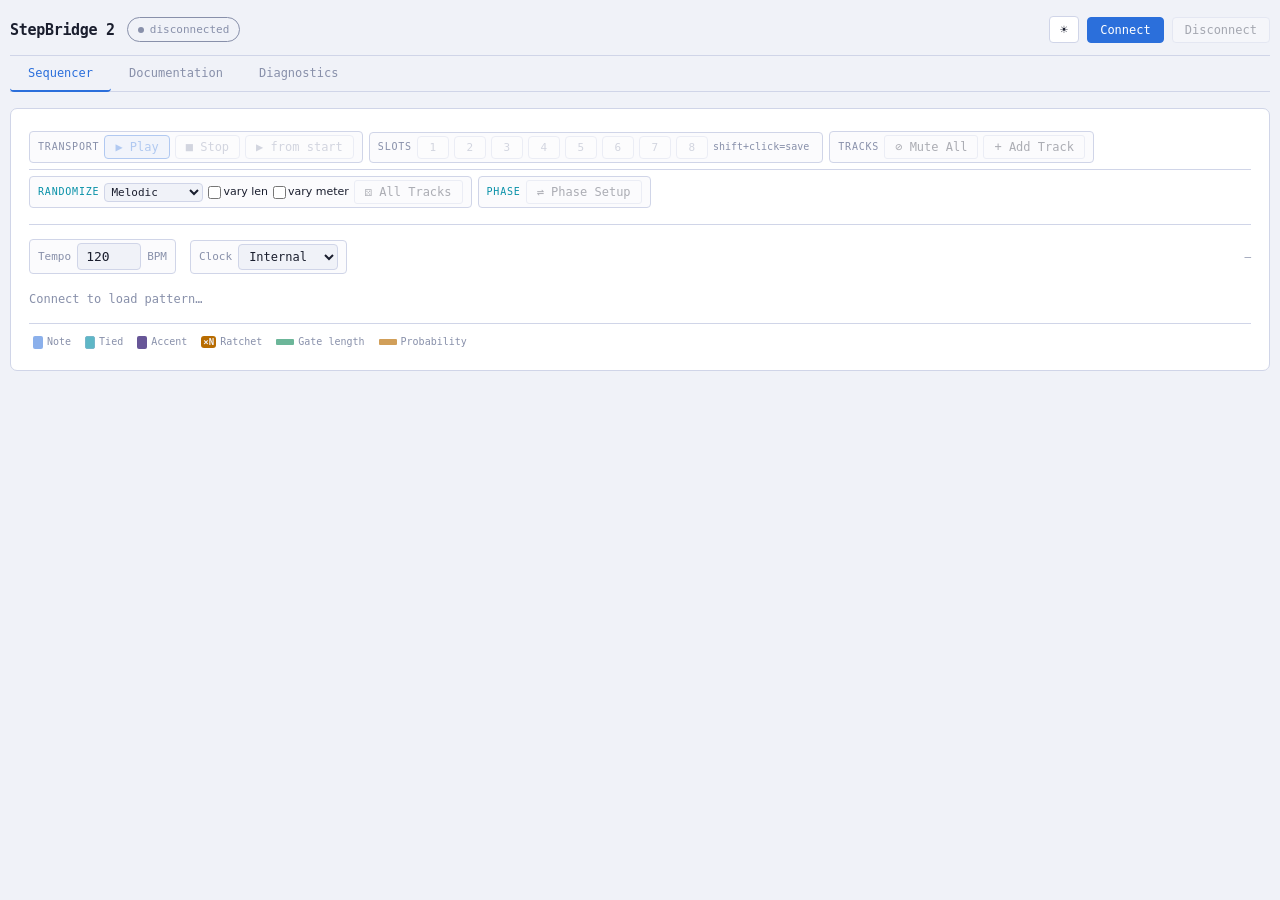
<file: stepbridge/web/index.html>
<!doctype html>
<html lang="en">
<head>
<meta charset="utf-8">
<title>StepBridge 2</title>
<style>
  :root{
    --bg:#0f1117;--surface:#1a1d2a;--border:#2a2e42;
    --text:#c8cce0;--dim:#666e8a;--fg:#c8cce0;--card:#1a1d2a;
    --blue:#4e8fff;--green:#3dbe82;--red:#d95b5b;--amber:#e09340;--teal:#2bc9c9;--purple:#a78bfa;
    --mono:'SF Mono','Fira Code',ui-monospace,monospace;
    --sans:system-ui,-apple-system,sans-serif;
  }
  @media(prefers-color-scheme:light){:root{--bg:#f0f2f8;--surface:#fff;--border:#d0d5e8;--text:#1a1e2e;--dim:#8890aa;--fg:#1a1e2e;--card:#fff;--blue:#2b6fdb;--green:#1d8f62;--red:#c03030;--amber:#b86c00;--teal:#0891a8;--purple:#7c3aed;}}
  :root[data-theme=light]{--bg:#f0f2f8;--surface:#fff;--border:#d0d5e8;--text:#1a1e2e;--dim:#8890aa;--fg:#1a1e2e;--card:#fff;--blue:#2b6fdb;--green:#1d8f62;--red:#c03030;--amber:#b86c00;--teal:#0891a8;--purple:#7c3aed;}
  :root[data-theme=dark]{--bg:#0f1117;--surface:#1a1d2a;--border:#2a2e42;--text:#c8cce0;--dim:#666e8a;--fg:#c8cce0;--card:#1a1d2a;--blue:#4e8fff;--green:#3dbe82;--red:#d95b5b;--amber:#e09340;--teal:#2bc9c9;--purple:#a78bfa;}

  *,*::before,*::after{box-sizing:border-box;margin:0;padding:0;}
  body{font-family:var(--sans);background:var(--bg);color:var(--text);font-size:14px;line-height:1.6;padding:16px 10px 60px;}

  /* ── Header ── */
  .page-head{display:flex;align-items:center;justify-content:space-between;
    padding-bottom:12px;border-bottom:1px solid var(--border);margin-bottom:0;flex-wrap:wrap;gap:8px;}
  .head-left{display:flex;align-items:center;gap:12px;}
  .head-right{display:flex;align-items:center;gap:8px;}
  h1{font-family:var(--mono);font-size:15px;font-weight:700;letter-spacing:-.02em;}
  .conn-pill{font-family:var(--mono);font-size:11px;padding:3px 10px;border-radius:20px;
    border:1px solid;display:flex;align-items:center;gap:6px;}
  .conn-pill.connected{border-color:var(--green);color:var(--green);}
  .conn-pill.disconnected{border-color:var(--dim);color:var(--dim);}
  .conn-dot{width:6px;height:6px;border-radius:50%;background:currentColor;}
  .conn-pill.connected .conn-dot{animation:blink 2.4s ease-in-out infinite;}
  @keyframes blink{0%,100%{opacity:1}50%{opacity:.3}}

  /* ── Tab nav ── */
  .tab-nav{display:flex;gap:0;border-bottom:1px solid var(--border);margin-bottom:16px;}
  .tab-btn{font-family:var(--mono);font-size:12px;padding:10px 18px;background:none;
    border:none;border-bottom:2px solid transparent;color:var(--dim);
    cursor:pointer;margin-bottom:-1px;transition:color .12s,border-color .12s;}
  .tab-btn:hover{color:var(--text);}
  .tab-btn.active{color:var(--blue);border-bottom-color:var(--blue);}
  .tab-panel{display:none;}
  .tab-panel.active{display:block;}

  /* ── Generic card ── */
  .card{background:var(--surface);border:1px solid var(--border);border-radius:7px;
    padding:16px 18px;margin-bottom:14px;}
  h2{font-family:var(--mono);font-size:10px;font-weight:600;letter-spacing:.14em;
    text-transform:uppercase;color:var(--dim);margin-bottom:12px;}

  .row{display:flex;gap:8px;align-items:center;flex-wrap:wrap;margin-bottom:10px;}
  .row:last-child{margin-bottom:0;}
  button{font-family:var(--mono);font-size:12px;padding:5px 12px;background:var(--surface);
    border:1px solid var(--border);border-radius:4px;color:var(--text);cursor:pointer;
    transition:border-color .12s,color .12s;user-select:none;}
  button:hover:not(:disabled){border-color:var(--blue);color:var(--blue);}
  button.primary{background:var(--blue);border-color:var(--blue);color:#fff;}
  button.primary:hover{opacity:.88;color:#fff;}
  button:disabled{opacity:.35;cursor:default;}
  .status{font-family:var(--mono);font-size:12px;}
  .status.ok{color:var(--green);}.status.err{color:var(--red);}.status.dim{color:var(--dim);}
  input[type=number],input[type=text]{font-family:var(--mono);font-size:13px;width:64px;
    background:var(--bg);border:1px solid var(--border);border-radius:4px;
    color:var(--text);padding:5px 8px;outline:none;}
  input:focus{border-color:var(--blue);}

  /* ── CDC log ── */
  .log{font-family:var(--mono);font-size:11px;background:var(--bg);border:1px solid var(--border);
    border-radius:4px;padding:8px 10px;min-height:72px;max-height:160px;overflow-y:auto;
    white-space:pre-wrap;word-break:break-all;margin-top:8px;line-height:1.7;}
  .rx{color:var(--green);}.tx{color:var(--blue);}.info{color:var(--dim);}.err{color:var(--red);}

  /* ── Checklist ── */
  .checklist{list-style:none;}
  .checklist li{font-size:13px;padding:5px 0;border-bottom:1px solid var(--border);
    display:flex;align-items:center;gap:10px;}
  .checklist li:last-child{border-bottom:none;}
  .ck{font-family:var(--mono);font-size:12px;width:14px;flex-shrink:0;text-align:center;}
  .ok .ck{color:var(--green);}.fail .ck{color:var(--red);}.pend .ck{color:var(--dim);}

  /* ── MIDI list ── */
  .midi-entry{font-family:var(--mono);font-size:12px;color:var(--dim);padding:3px 0;
    display:flex;gap:8px;align-items:center;}
  .midi-entry.found{color:var(--green);}
  .midi-badge{background:color-mix(in srgb,var(--green) 15%,transparent);
    border:1px solid color-mix(in srgb,var(--green) 35%,transparent);
    color:var(--green);font-size:10px;padding:1px 5px;border-radius:3px;}

  /* ── Transport + slots toolbar ── */
  .toolbars{display:flex;flex-direction:column;gap:0;padding-bottom:10px;
    border-bottom:1px solid var(--border);margin-bottom:14px;}
  .toolbar{display:flex;align-items:center;gap:6px;flex-wrap:wrap;padding:6px 0;}
  .toolbar-discover{border-top:1px solid var(--border);}
  .toolbar-discover .toolbar-label{color:var(--teal);}
  .toolbar-sep{display:none;}
  .toolbar-chip{display:flex;align-items:center;gap:5px;
    background:color-mix(in srgb,var(--surface) 70%,var(--bg));
    border:1px solid var(--border);border-radius:4px;padding:3px 8px;}
  .toolbar-label{font-family:var(--mono);font-size:10px;letter-spacing:.08em;
    text-transform:uppercase;color:var(--dim);}
  .transport-btn{font-family:var(--mono);font-size:12px;padding:4px 10px;
    background:var(--surface);border:1px solid var(--border);border-radius:4px;
    color:var(--dim);cursor:pointer;}
  .transport-btn:hover{border-color:var(--blue);color:var(--blue);}
  .transport-btn.active{border-color:var(--blue);color:var(--blue);
    background:color-mix(in srgb,var(--blue) 15%,var(--surface));}
  .slot-btn{font-family:var(--mono);font-size:11px;padding:4px 10px;min-width:32px;
    background:var(--surface);border:1px solid var(--border);border-radius:4px;
    color:var(--dim);cursor:pointer;text-align:center;}
  .slot-btn:hover{border-color:var(--blue);color:var(--blue);}
  .slot-btn.used{border-color:color-mix(in srgb,var(--green) 60%,var(--border));color:var(--green);}
  .slot-btn.last-used{background:color-mix(in srgb,var(--amber) 14%,transparent);box-shadow:inset 0 -2px 0 var(--amber);}
  .slot-hint{font-family:var(--mono);font-size:10px;color:var(--dim);}
  .slot-status{font-family:var(--mono);font-size:11px;color:var(--green);margin-left:auto;}

  /* ── Phase Setup panel ── */
  .phase-panel{background:var(--surface);border:1px solid var(--border);
    border-radius:6px;margin-bottom:14px;overflow:hidden;}
  .phase-panel-inner{padding:12px 16px;}
  .phase-title{font-family:var(--mono);font-size:11px;font-weight:700;
    letter-spacing:.08em;text-transform:uppercase;color:var(--text);display:block;
    margin-bottom:4px;}
  .phase-desc{font-family:var(--mono);font-size:10px;color:var(--dim);display:block;
    margin-bottom:12px;line-height:1.5;}
  .phase-presets{display:flex;flex-direction:column;gap:6px;}
  .phase-preset-row{display:flex;align-items:center;gap:12px;
    padding:6px 8px;border-radius:4px;background:var(--bg);border:1px solid var(--border);}
  .phase-lengths{font-family:var(--mono);font-size:12px;color:var(--text);flex:1;}
  .phase-lcm{font-family:var(--mono);font-size:10px;color:var(--dim);
    white-space:nowrap;}
  .phase-apply-btn{font-family:var(--mono);font-size:11px;padding:3px 10px;
    background:var(--surface);border:1px solid var(--border);border-radius:4px;
    color:var(--dim);cursor:pointer;white-space:nowrap;}
  .phase-apply-btn:hover{border-color:var(--green);color:var(--green);}

  /* ── Editor header (tempo / clock / status) ── */
  .editor-header{display:flex;align-items:center;gap:14px;flex-wrap:wrap;margin-bottom:16px;}
  .editor-header label{font-family:var(--mono);font-size:11px;color:var(--dim);}
  .ctrl-group{display:flex;align-items:center;gap:6px;
    background:color-mix(in srgb,var(--surface) 70%,var(--bg));
    border:1px solid var(--border);border-radius:4px;padding:3px 8px;}
  select{font-family:var(--mono);font-size:12px;background:var(--bg);
    border:1px solid var(--border);border-radius:4px;color:var(--text);
    padding:4px 6px;cursor:pointer;outline:none;}
  select:focus{border-color:var(--blue);}

  /* ── Track block ── */
  .track-block{margin-bottom:24px;transition:opacity .22s,transform .22s;}
  .track-block:last-child{margin-bottom:0;}
  .track-block.entering{opacity:0;transform:translateY(-8px);}
  .track-block.leaving{opacity:0;transform:translateY(-8px);pointer-events:none;}
  .track-head{display:flex;align-items:center;gap:8px;margin-bottom:6px;flex-wrap:wrap;}
  .track-name{font-family:var(--mono);font-size:12px;font-weight:700;color:var(--text);}
  .track-badge{font-family:var(--mono);font-size:10px;padding:1px 6px;border-radius:3px;
    border:1px solid var(--border);color:var(--dim);}
  .track-badge.cv{border-color:color-mix(in srgb,var(--blue) 50%,var(--border));color:var(--blue);}
  .midi-toggle{font-family:var(--mono);font-size:11px;padding:2px 8px;
    border:1px solid var(--border);border-radius:3px;cursor:pointer;background:transparent;color:var(--dim);}
  .midi-toggle.on{border-color:var(--green);color:var(--green);}
  .midi-toggle:hover{border-color:var(--blue);color:var(--blue);}

  /* ── Step ribbon — fixed-width, no scroll ── */
  .ribbon{display:grid;gap:2px;user-select:none;cursor:crosshair;}
  .step-cell{
    position:relative;height:58px;min-width:0;overflow:hidden;
    border:1px solid var(--border);border-radius:3px;background:var(--bg);
    cursor:crosshair;touch-action:none;transition:border-color .1s;
  }
  .step-cell:hover{border-color:color-mix(in srgb,var(--blue) 60%,var(--border));}
  .step-cell.rest{opacity:.4;}
  .step-cell.playing{
    border-color:var(--blue)!important;
    box-shadow:0 0 0 1px var(--blue);
    background:color-mix(in srgb,var(--blue) 18%,var(--surface));
  }
  .step-cell.bar-start{border-left-color:var(--dim);border-left-width:2px;}
  .step-cell.bar-start:not(:first-child){margin-left:5px;}
  .pitch-bar{
    position:absolute;bottom:0;left:0;right:0;
    background:color-mix(in srgb,var(--blue) 55%,transparent);
    border-radius:2px 2px 0 0;min-height:3px;
    pointer-events:none;transition:height .04s;
  }
  .step-cell.playing .pitch-bar{background:var(--blue);}
  .step-note{
    position:absolute;top:2px;left:0;right:0;
    font-family:var(--mono);font-size:9px;color:var(--text);
    text-align:center;overflow:hidden;white-space:nowrap;
    pointer-events:none;line-height:1;
  }
  .step-accent-dot{
    position:absolute;top:2px;right:3px;width:5px;height:5px;
    border-radius:50%;background:var(--red);pointer-events:none;display:none;
  }
  .step-cell.accented .step-accent-dot{display:block;}
  .step-indicator-row{
    position:absolute;bottom:2px;left:2px;right:2px;
    display:flex;justify-content:space-between;align-items:center;
    pointer-events:none;line-height:1;
  }
  .step-tie{font-family:var(--mono);font-size:9px;font-weight:700;color:var(--bg);background:var(--teal);border-radius:3px;padding:0 2px;line-height:1.4;}
  .step-ratchet{font-family:var(--mono);font-size:9px;font-weight:700;color:var(--bg);background:var(--amber);border-radius:3px;padding:0 2px;line-height:1.4;}
  .step-cell.tied{border-color:color-mix(in srgb,var(--teal) 45%,var(--border));}
  .step-cell.tied .pitch-bar{background:color-mix(in srgb,var(--teal) 65%,transparent);}
  .step-cell.playing.tied .pitch-bar{background:var(--teal);}
  .step-cell.accented .pitch-bar{background:color-mix(in srgb,var(--blue) 60%,var(--red));}
  .step-cell.playing.accented .pitch-bar{background:color-mix(in srgb,var(--blue) 50%,var(--red));}
  .step-cell.tied.accented .pitch-bar{background:color-mix(in srgb,var(--teal) 60%,var(--red));}
  .chord-glyph{position:absolute;top:2px;left:3px;font-size:8px;line-height:1;
    color:color-mix(in srgb,var(--purple) 80%,transparent);pointer-events:none;}
  .chord-preset-btn,.chord-deg-btn{font-family:var(--mono);font-size:10px;padding:2px 5px;
    border:1px solid var(--border);background:var(--bg);color:var(--dim);
    border-radius:3px;cursor:pointer;transition:border-color .1s,color .1s;}
  .chord-preset-btn:hover,.chord-deg-btn:hover{border-color:var(--purple);color:var(--purple);}
  .chord-preset-btn.active,.chord-deg-btn.active{border-color:var(--purple)!important;color:var(--purple)!important;}

  /* ── Gate strip ── */
  .gate-strip{display:grid;gap:2px;height:28px;margin-top:2px;user-select:none;touch-action:none;}
  .gate-seg{
    position:relative;min-width:0;
    background:var(--bg);border:1px solid var(--border);border-radius:1px;
    overflow:hidden;cursor:row-resize;
  }
  .gate-seg.bar-start{border-left-color:var(--dim);border-left-width:2px;}
  .gate-seg.bar-start:not(:first-child){margin-left:5px;}
  .gate-seg-fill{
    position:absolute;bottom:0;left:0;right:0;
    background:var(--green);opacity:.55;pointer-events:none;
  }
  .gate-seg-label{
    position:absolute;top:1px;left:0;right:0;text-align:center;
    font-family:var(--mono);font-size:9px;color:var(--text);
    pointer-events:none;line-height:1;overflow:hidden;
  }

  /* ── Probability strip ── */
  .prob-strip{display:grid;gap:2px;height:28px;margin-top:2px;user-select:none;touch-action:none;}
  .prob-seg{
    position:relative;min-width:0;
    background:var(--bg);border:1px solid var(--border);border-radius:1px;
    overflow:hidden;cursor:row-resize;
  }
  .prob-seg.bar-start{border-left-color:var(--dim);border-left-width:2px;}
  .prob-seg.bar-start:not(:first-child){margin-left:5px;}
  .prob-seg-fill{
    position:absolute;bottom:0;left:0;right:0;
    background:var(--amber);opacity:.45;pointer-events:none;
  }
  .prob-seg-label{
    position:absolute;top:1px;left:0;right:0;text-align:center;
    font-family:var(--mono);font-size:9px;color:var(--text);
    pointer-events:none;line-height:1;overflow:hidden;
  }

  /* ── Ribbon colour key ── */
  .ribbon-key{
    display:flex;flex-wrap:wrap;gap:6px 14px;align-items:center;
    padding:10px 4px 4px;border-top:1px solid var(--border);margin-top:14px;
    font-family:var(--mono);font-size:10px;color:var(--dim);
  }
  .rk-item{display:flex;align-items:center;gap:4px;}
  .rk-bar{display:inline-block;width:10px;height:13px;border-radius:2px;}
  .rk-dot{display:inline-block;width:6px;height:6px;border-radius:50%;background:var(--red);}
  .rk-label{display:inline-block;font-size:10px;color:var(--amber);}
  .rk-strip{display:inline-block;width:18px;height:6px;border-radius:1px;opacity:.65;}

  /* ── Track footer — tabbed control groups ── */
  .track-footer{margin-top:8px;}
  .footer-tabs{display:flex;gap:1px;margin-bottom:-1px;position:relative;z-index:1;}
  .footer-tab-btn{font-family:var(--mono);font-size:10px;padding:3px 10px;border:1px solid var(--border);
    background:var(--bg);color:var(--dim);cursor:pointer;border-radius:3px 3px 0 0;
    letter-spacing:.03em;text-transform:uppercase;}
  .footer-tab-btn.active{background:var(--card);color:var(--fg);border-color:var(--border);
    border-bottom-color:var(--card);}
  .footer-tab-panels{border:1px solid var(--border);border-radius:3px;
    padding:6px 10px;background:var(--card);}
  .footer-panel{display:none;align-items:center;gap:12px;flex-wrap:wrap;row-gap:5px;}
  .footer-panel.active{display:flex;}
  .ctrl-small{display:flex;align-items:center;gap:5px;
    background:color-mix(in srgb,var(--surface) 70%,var(--bg));
    border:1px solid var(--border);border-radius:4px;padding:3px 8px;}
  .ctrl-small label{font-family:var(--mono);font-size:11px;color:var(--dim);}
  .ctrl-small input[type=number]{width:48px;font-size:12px;padding:3px 6px;}
  .ctrl-small button{padding:3px 8px;font-size:12px;}
  .ctrl-small select{font-size:11px;}
  .footer-sep{width:1px;height:14px;background:var(--border);}

  /* ── Mute / Solo ── */
  .remove-btn{font-family:var(--mono);font-size:11px;padding:2px 8px;border:1px solid var(--border);
    background:none;color:var(--dim);cursor:pointer;border-radius:3px;}
  .remove-btn:hover:not(:disabled){border-color:#e05252;color:#e05252;}
  .remove-btn:disabled{opacity:.35;cursor:default;}
  .global-mute-btn{font-family:var(--mono);font-size:12px;padding:4px 10px;border:1px solid var(--border);
    background:none;color:var(--fg);cursor:pointer;border-radius:3px;}
  .global-mute-btn:hover:not(:disabled){border-color:var(--amber);color:var(--amber);}
  .global-mute-btn.active{border-color:var(--amber)!important;color:var(--amber)!important;}
  .global-mute-btn:disabled{opacity:.35;cursor:default;}
  .add-track-btn{font-family:var(--mono);font-size:12px;padding:4px 10px;border:1px solid var(--border);
    background:none;color:var(--fg);cursor:pointer;border-radius:3px;}
  .add-track-btn:hover:not(:disabled){border-color:var(--green);color:var(--green);}
  .add-track-btn:disabled{opacity:.35;cursor:default;}
  .gen-btn{font-family:var(--mono);font-size:12px;padding:4px 10px;border:1px solid var(--border);
    background:none;color:var(--fg);cursor:pointer;border-radius:3px;}
  .gen-btn:hover:not(:disabled){border-color:color-mix(in srgb,var(--green) 80%,var(--border));color:var(--green);}
  .gen-btn.active{border-color:var(--green)!important;color:var(--green)!important;}
  .gen-btn.latch-unsaved{border-color:var(--amber)!important;color:var(--amber)!important;}
  .gen-btn:disabled{opacity:.35;cursor:default;}
  .mute-btn,.solo-btn{font-family:var(--mono);font-size:11px;padding:2px 8px;
    border:1px solid var(--border);border-radius:3px;cursor:pointer;background:transparent;color:var(--dim);}
  .mute-btn.active{border-color:var(--amber)!important;color:var(--amber)!important;}
  .solo-btn.active{border-color:var(--green)!important;color:var(--green)!important;}
  .mute-btn:hover,.solo-btn:hover{border-color:var(--blue);color:var(--blue);}
  .track-block.silenced .ribbon,.track-block.silenced .gate-strip,.track-block.silenced .prob-strip{opacity:.28;pointer-events:none;}
  .track-block.silenced .track-name{color:var(--dim);}
  /* Panel focus — amber, distinct from blue playhead */
  .track-block.panel-focused{outline:3px solid var(--amber);outline-offset:3px;border-radius:4px;}
  .step-cell.panel-focused{box-shadow:inset 0 0 0 2px var(--amber);}
  .step-cell.partial-bar{border-color:color-mix(in srgb,var(--red) 55%,var(--border));}

  /* ── Help panel ── */
  .track-help{display:flex;align-items:center;gap:5px;flex-wrap:wrap;
    margin-top:4px;padding:3px 8px;border-radius:3px;
    background:color-mix(in srgb,var(--border) 40%,transparent);
    font-family:var(--mono);font-size:9px;color:var(--dim);line-height:1.6;}
  .kbd{display:inline-flex;align-items:center;
    background:var(--surface);border:1px solid var(--border);
    border-radius:3px;padding:1px 5px;font-size:9px;letter-spacing:.01em;
    white-space:nowrap;color:var(--text);}
  .track-help-sep{width:1px;height:10px;background:var(--border);flex-shrink:0;margin:0 2px;}

  /* ── Documentation tab ── */
  .doc-section{margin-bottom:24px;}
  .doc-section h3{font-family:var(--mono);font-size:11px;font-weight:700;
    letter-spacing:.12em;text-transform:uppercase;color:var(--blue);
    margin-bottom:10px;padding-bottom:6px;border-bottom:1px solid var(--border);}
  .doc-table{width:100%;border-collapse:collapse;font-family:var(--mono);font-size:12px;margin-bottom:8px;}
  .doc-table th{text-align:left;padding:5px 10px;font-size:10px;font-weight:600;
    letter-spacing:.08em;text-transform:uppercase;color:var(--dim);
    border-bottom:1px solid var(--border);}
  .doc-table td{padding:5px 10px;border-bottom:1px solid color-mix(in srgb,var(--border) 50%,transparent);
    vertical-align:top;}
  .doc-table tr:last-child td{border-bottom:none;}
  .doc-table td:first-child{white-space:nowrap;color:var(--text);}
  .doc-table td:last-child{color:var(--dim);}
  .doc-note{font-family:var(--mono);font-size:11px;color:var(--dim);
    padding:8px 12px;background:color-mix(in srgb,var(--border) 30%,transparent);
    border-radius:4px;margin-bottom:8px;line-height:1.6;}
  /* ── Docs table of contents ── */
  .doc-toc{display:grid;grid-template-columns:repeat(auto-fill,minmax(200px,1fr));
    gap:3px 16px;margin-bottom:24px;padding-bottom:20px;
    border-bottom:1px solid var(--border);}
  .doc-toc-group{display:contents;}
  .doc-toc-label{font-family:var(--mono);font-size:9px;font-weight:700;
    letter-spacing:.12em;text-transform:uppercase;color:var(--dim);
    grid-column:1/-1;margin-top:10px;margin-bottom:2px;}
  .doc-toc-label:first-child{margin-top:0;}
  .doc-toc a{font-family:var(--mono);font-size:11px;color:var(--dim);
    text-decoration:none;padding:2px 0;display:block;
    border-left:2px solid transparent;padding-left:8px;}
  .doc-toc a:hover{color:var(--blue);border-left-color:var(--blue);}

  /* ── Accent flash ── */
  @keyframes mut-shimmer{
    0%,100%{box-shadow:none;}
    50%{box-shadow:0 0 12px 4px color-mix(in srgb,var(--green) 55%,transparent);}
  }
  .ribbon.mut-active{
    border-radius:2px;
    animation:mut-shimmer 3s ease-in-out infinite;
  }
  @media(prefers-reduced-motion:reduce){
    .ribbon.mut-active{animation:none;box-shadow:0 0 8px 3px color-mix(in srgb,var(--green) 45%,transparent);}
  }

  @keyframes accent-flash{
    0%{box-shadow:0 0 0 2px var(--red),0 0 12px color-mix(in srgb,var(--red) 60%,transparent);border-color:var(--red);}
    100%{box-shadow:none;}
  }
  .flash-accent{animation:accent-flash .28s ease-out forwards;}

  /* ── Diagnostics ── */
  .diag-grid{display:grid;grid-template-columns:repeat(3,1fr);gap:8px;margin-bottom:12px;}
  @media(max-width:500px){.diag-grid{grid-template-columns:1fr 1fr;}}
  .tile{background:var(--bg);border:1px solid var(--border);border-radius:4px;padding:10px 12px;}
  .tile .tl{font-family:var(--mono);font-size:10px;color:var(--dim);letter-spacing:.05em;text-transform:uppercase;margin-bottom:2px;}
  .tile .tv{font-family:var(--mono);font-size:19px;font-weight:700;color:var(--text);font-variant-numeric:tabular-nums;line-height:1.2;}
  .tile .ts{font-family:var(--mono);font-size:10px;color:var(--dim);margin-top:2px;}
  .tile.t-ok{border-color:color-mix(in srgb,var(--green) 40%,var(--border));}.tile.t-ok .tv{color:var(--green);}
  .tile.t-warn{border-color:color-mix(in srgb,var(--amber) 40%,var(--border));}.tile.t-warn .tv{color:var(--amber);}
  .tile.t-err{border-color:color-mix(in srgb,var(--red) 40%,var(--border));}.tile.t-err .tv{color:var(--red);}
  .assert-list{list-style:none;border-top:1px solid var(--border);padding-top:10px;}
  .assert-list li{display:flex;align-items:center;gap:8px;padding:4px 0;border-bottom:1px solid var(--border);font-size:13px;}
  .assert-list li:last-child{border-bottom:none;}
  .ai{font-family:var(--mono);font-size:12px;width:14px;flex-shrink:0;}
  .ai-ok{color:var(--green);}.ai-warn{color:var(--amber);}.ai-err{color:var(--red);}.ai-pend{color:var(--dim);}
  .ad{margin-left:auto;font-family:var(--mono);font-size:11px;color:var(--dim);}
  .poll-ts{font-family:var(--mono);font-size:11px;color:var(--dim);margin-left:auto;}
</style>
</head>
<body>

<!-- ── Header ── -->
<div class="page-head">
  <div class="head-left">
    <h1>StepBridge 2</h1>
    <div class="conn-pill disconnected" id="connPill">
      <span class="conn-dot"></span>
      <span id="connLabel">disconnected</span>
    </div>
  </div>
  <div class="head-right">
    <button id="btnTheme" onclick="cycleTheme()" title="Toggle light/dark theme" style="padding:5px 10px;font-size:13px;">☀</button>
    <button id="btnConnect" class="primary" onclick="connectSerial()">Connect</button>
    <button id="btnDisconnect" disabled onclick="disconnectSerial()">Disconnect</button>
  </div>
</div>

<!-- ── Tab nav ── -->
<nav class="tab-nav">
  <button class="tab-btn active" data-tab="seq" onclick="showTab('seq')">Sequencer</button>
  <button class="tab-btn" data-tab="docs" onclick="showTab('docs')">Documentation</button>
  <button class="tab-btn" data-tab="diag" onclick="showTab('diag')">Diagnostics</button>
</nav>

<!-- ══ Sequencer tab ══ -->
<div id="tab-seq" class="tab-panel active">
  <div class="card">

    <!-- Toolbar: two rows stacked -->
    <div class="toolbars">

      <!-- Row 1: Transport · Slots · Tracks -->
      <div class="toolbar">
        <div class="toolbar-chip">
          <span class="toolbar-label">Transport</span>
          <button class="transport-btn active" id="btnPlay" disabled onclick="setTransport(0)">▶ Play</button>
          <button class="transport-btn" id="btnStop" disabled onclick="setTransport(1)">■ Stop</button>
          <button class="transport-btn" id="btnFromStart" disabled onclick="setTransport(2)">▶ from start</button>
        </div>
        <div class="toolbar-chip">
          <span class="toolbar-label">Slots</span>
          <button class="slot-btn" id="slot-0" disabled onclick="slotClick(0,event)" title="Shift+click to save">1</button>
          <button class="slot-btn" id="slot-1" disabled onclick="slotClick(1,event)" title="Shift+click to save">2</button>
          <button class="slot-btn" id="slot-2" disabled onclick="slotClick(2,event)" title="Shift+click to save">3</button>
          <button class="slot-btn" id="slot-3" disabled onclick="slotClick(3,event)" title="Shift+click to save">4</button>
          <button class="slot-btn" id="slot-4" disabled onclick="slotClick(4,event)" title="Shift+click to save">5</button>
          <button class="slot-btn" id="slot-5" disabled onclick="slotClick(5,event)" title="Shift+click to save">6</button>
          <button class="slot-btn" id="slot-6" disabled onclick="slotClick(6,event)" title="Shift+click to save">7</button>
          <button class="slot-btn" id="slot-7" disabled onclick="slotClick(7,event)" title="Shift+click to save">8</button>
          <span class="slot-hint">shift+click=save</span>
          <span class="slot-status" id="slotStatus"></span>
        </div>
        <div class="toolbar-chip">
          <span class="toolbar-label">Tracks</span>
          <button class="global-mute-btn" id="btnGlobalMute" disabled onclick="toggleGlobalMute()">⊘ Mute All</button>
          <button class="add-track-btn"   id="btnAddTrack"   disabled onclick="addTrack()">+ Add Track</button>
        </div>
      </div>

      <!-- Row 2: Music discovery -->
      <div class="toolbar toolbar-discover">
        <div class="toolbar-chip">
          <span class="toolbar-label">Randomize</span>
          <select id="globalRandStyle" style="font-size:11px;padding:1px 2px" title="Markov pitch style for all-track randomize">
            <option value="0">Melodic</option>
            <option value="1">Intervallic</option>
            <option value="2">Floating</option>
          </select>
          <label style="font-size:11px;display:flex;align-items:center;gap:2px;cursor:pointer" title="Also randomize track lengths">
            <input type="checkbox" id="globalRandVaryLen" style="margin:0"> vary len
          </label>
          <label style="font-size:11px;display:flex;align-items:center;gap:2px;cursor:pointer" title="Also randomize time signatures (steps per bar)">
            <input type="checkbox" id="globalRandVaryMeter" style="margin:0"> vary meter
          </label>
          <button class="gen-btn" id="btnGlobalRand" disabled onclick="globalRandomize()" title="Randomize all tracks with coordinated rhythmic structure (Markov chain, complementary beat roles). Uses the style and structure settings above — ignores per-track Generative tab settings.">⚄ All Tracks</button>
        </div>
        <div class="toolbar-chip">
          <span class="toolbar-label">Phase</span>
          <button class="gen-btn" id="btnPhaseSetup" disabled onclick="togglePhasePanel()" title="Phase Setup: set coprime track lengths for Eno-style phasing">⇌ Phase Setup</button>
        </div>
      </div>

    </div>

    <!-- Phase Setup panel (hidden by default) -->
    <div id="phasePanel" class="phase-panel" style="display:none">
      <div class="phase-panel-inner">
        <span class="phase-title">Phase Setup</span>
        <span class="phase-desc">Set coprime track lengths so tracks drift in and out of phase (Eno-style). Higher LCM = more complex evolution before reset.</span>
        <div id="phasePresets" class="phase-presets"></div>
      </div>
    </div>

    <!-- Tempo / Clock -->
    <div class="editor-header">
      <div class="ctrl-group">
        <label>Tempo</label>
        <input type="number" id="tempoInput" min="20" max="300" value="120"
               onchange="sendTempo(this.value)" style="width:64px">
        <span style="font-family:var(--mono);font-size:11px;color:var(--dim)">BPM</span>
      </div>
      <div class="ctrl-group">
        <label>Clock</label>
        <select id="clockSourceSel" onchange="setClockSource(this.value)">
          <option value="0">Internal</option>
          <option value="1">Ext Pulse</option>
        </select>
      </div>
      <span id="editorStatus" style="font-family:var(--mono);font-size:11px;color:var(--dim);margin-left:auto">—</span>
    </div>

    <!-- Tracks -->
    <div id="tracksContainer">
      <p style="font-family:var(--mono);font-size:12px;color:var(--dim)">Connect to load pattern…</p>
    </div>

    <!-- Colour key -->
    <div class="ribbon-key">
      <span class="rk-item"><span class="rk-bar" style="background:color-mix(in srgb,var(--blue) 55%,transparent)"></span>Note</span>
      <span class="rk-item"><span class="rk-bar" style="background:color-mix(in srgb,var(--teal) 65%,transparent);border:1px solid color-mix(in srgb,var(--teal) 45%,var(--border))"></span>Tied</span>
      <span class="rk-item"><span class="rk-bar" style="background:color-mix(in srgb,var(--blue) 60%,var(--red))"></span>Accent</span>
      <span class="rk-item"><span class="step-ratchet" style="font-size:9px">×N</span>Ratchet</span>
      <span class="rk-item"><span class="rk-strip" style="background:var(--green)"></span>Gate length</span>
      <span class="rk-item"><span class="rk-strip" style="background:var(--amber)"></span>Probability</span>
    </div>

  </div>
</div>

<!-- ══ Documentation tab ══ -->
<div id="tab-docs" class="tab-panel">
  <div class="card">

    <h3 style="font-family:var(--mono);font-size:11px;font-weight:700;letter-spacing:.12em;text-transform:uppercase;color:var(--blue);margin-bottom:12px;padding-bottom:6px;border-bottom:1px solid var(--border)">Contents</h3>
    <nav class="doc-toc" aria-label="Contents">
      <span class="doc-toc-label">Editing</span>
      <a href="#doc-ribbon">Step Ribbon</a>
      <a href="#doc-gate">Gate Strip</a>
      <a href="#doc-key">Colour &amp; Symbol Key</a>
      <span class="doc-toc-label">Track Controls</span>
      <a href="#doc-header">Track Header</a>
      <a href="#doc-timing">Footer — Timing</a>
      <a href="#doc-playback">Footer — Playback (Arp)</a>
      <a href="#doc-output">Footer — Output (Glide · Accent CV)</a>
      <a href="#doc-pitch">Footer — Pitch</a>
      <a href="#doc-midi">Footer — MIDI</a>
      <span class="doc-toc-label">Generative</span>
      <a href="#doc-rand-single">Randomize — Single Track</a>
      <a href="#doc-rand-global">Randomize — Global</a>
      <a href="#doc-mutation">Mutation (Drift)</a>
      <a href="#doc-phase">Phase Setup</a>
      <span class="doc-toc-label">Reference</span>
      <a href="#doc-toolbar">Toolbar</a>
      <a href="#doc-protocol">Protocol</a>
      <a href="#doc-hardware">Hardware</a>
    </nav>

    <div class="doc-section">
      <h3 id="doc-ribbon">Step Ribbon — Editing Gestures</h3>
      <div class="doc-note">The ribbon is always live — playhead and gate animations continue while you edit. The help bar beneath each track shows these shortcuts at a glance.</div>
      <table class="doc-table">
        <tr><th>Gesture</th><th>Effect</th></tr>
        <tr><td>Click</td><td>Toggle rest/active. Restores the last pitch if the step was a rest.</td></tr>
        <tr><td>Ctrl+click (Cmd on Mac)</td><td>Toggle tie on that step (auto-clears ratchet to 1). Disabled on rest steps.</td></tr>
        <tr><td>Alt+click (Option on Mac)</td><td>Toggle accent on that step. Disabled on rest steps.</td></tr>
        <tr><td>Drag horizontally</td><td>Paint note heights across cells. Intermediate cells skipped by fast movement are filled automatically.</td></tr>
        <tr><td>Drag vertically (↕)</td><td>Pitch-drag: adjust the note on the starting cell. Requires a clear vertical gesture (vertical movement must dominate) to avoid triggering on slow horizontal sweeps.</td></tr>
        <tr><td>Scroll wheel</td><td>Nudge note ±1 semitone (or ±1 scale degree when Draw Scale is active).</td></tr>
        <tr><td>Shift + scroll</td><td>Adjust ratchet count ±1 (1–8). Auto-clears tie.</td></tr>
      </table>
    </div>

    <div class="doc-section">
      <h3 id="doc-gate">Gate Strip</h3>
      <table class="doc-table">
        <tr><th>Gesture</th><th>Effect</th></tr>
        <tr><td>Drag ↕</td><td>Set gate length for that step (1–100%). Drag up = longer.</td></tr>
        <tr><td>Scroll wheel</td><td>Nudge gate length ±5%.</td></tr>
      </table>
    </div>

    <div class="doc-section">
      <h3 id="doc-key">Colour &amp; Symbol Key</h3>
      <div class="doc-note">The same key appears at the bottom of the editor. Each step cell in the pitch ribbon is colour-coded by its state; the two thin strips below each cell show gate length and probability independently.</div>
      <table class="doc-table">
        <tr><th>Symbol</th><th>Meaning</th></tr>
        <tr>
          <td><span class="rk-item"><span class="rk-bar" style="background:color-mix(in srgb,var(--blue) 55%,transparent)"></span>Blue bar</span></td>
          <td>A normal sounding step. Height of the bar reflects the pitch — taller = higher note, shorter = lower note.</td>
        </tr>
        <tr>
          <td><span class="rk-item"><span class="rk-bar" style="background:color-mix(in srgb,var(--teal) 65%,transparent);border:1px solid color-mix(in srgb,var(--teal) 45%,var(--border))"></span>Teal bar</span></td>
          <td>Tied step — extends the gate of the preceding step rather than retriggering. The teal cell has no gate strip of its own because its gate is controlled by the originating step.</td>
        </tr>
        <tr>
          <td><span class="rk-item"><span class="rk-bar" style="background:color-mix(in srgb,var(--blue) 60%,var(--red))"></span>Blue-red bar</span></td>
          <td>Accented step — MIDI note-on is sent at higher velocity (127 vs ~96). On CV/Pulse tracks the pulse output is unchanged (Pulse is binary); accent is a MIDI-only effect.</td>
        </tr>
        <tr>
          <td><span class="rk-item" style="color:var(--dim)">Empty cell</span></td>
          <td>Rest — no gate, no MIDI note-on. CV holds its last value through the rest.</td>
        </tr>
        <tr>
          <td><span class="rk-item"><span class="step-ratchet" style="font-size:9px">×N</span>Amber badge</span></td>
          <td>Ratchet count — the step fires N times within its slot, each at 1/N of the step duration. Ratchet and tie are mutually exclusive. Visible on notes with ratchetCount ≥ 2.</td>
        </tr>
        <tr>
          <td><span class="rk-item"><span class="rk-strip" style="background:var(--green);display:inline-block;width:28px;height:6px;border-radius:1px"></span>Green strip</span></td>
          <td>Gate length strip — the thin bar below each pitch cell. Fill proportion = gate percentage (1–100%). A full-width strip = 100% gate (legato); a narrow sliver = short staccato gate.</td>
        </tr>
        <tr>
          <td><span class="rk-item"><span class="rk-strip" style="background:var(--amber);display:inline-block;width:28px;height:6px;border-radius:1px"></span>Amber strip</span></td>
          <td>Probability strip — the thin bar below the gate strip. Fill = step probability (0–7 mapped to 0–100%). A full strip means the step always fires (level 7); shorter strips mean the step fires on a random fraction of playback cycles — level 4 ≈ 57%, level 1 ≈ 14%.</td>
        </tr>
      </table>
    </div>

    <div class="doc-section">
      <h3 id="doc-header">Track Header Controls</h3>
      <table class="doc-table">
        <tr><th>Control</th><th>Effect</th></tr>
        <tr><td>CV+MIDI / MIDI badge</td><td>Tracks 1–2 output CV pitch + Pulse gate as well as MIDI. Tracks 3–4 are MIDI-only. Structural — not user-editable.</td></tr>
        <tr><td>MIDI on/off</td><td>Enable or disable USB MIDI note-on/off output for this track. CV/Pulse output is unaffected.</td></tr>
        <tr><td>Mute</td><td>Silence this track's CV/Pulse and MIDI output. The playhead keeps running — the track is audibly silent but positionally live.</td></tr>
        <tr><td>Solo</td><td>When any track is soloed, all non-solo tracks act as if muted. Multiple tracks can be soloed simultaneously.</td></tr>
        <tr><td>Randomize</td><td>Generate a new melodic pattern using the Markov chain algorithm (see Randomize section below). One-level undo is available immediately after.</td></tr>
        <tr><td>↩ Undo</td><td>Restores this track's pattern to what it was immediately before the last Randomize (single track or global). One level only — the button becomes enabled after any Randomize and disabled after Undo or slot load.</td></tr>
        <tr><td>Remove</td><td>Remove this track (minimum 1 track remains). Firmware shifts remaining tracks down; track numbering updates automatically.</td></tr>
      </table>
    </div>

    <div class="doc-section">
      <h3 id="doc-timing">Track Footer — Timing Tab</h3>
      <div class="doc-note">The track footer is tabbed: Timing · Playback · Generative · Chord · Pitch · MIDI · Output. The active tab persists across state refreshes so it does not reset while editing.</div>
      <table class="doc-table">
        <tr><th>Control</th><th>Effect</th></tr>
        <tr><td>Length</td><td>Number of active steps (1–64). Steps beyond the current length are hidden but not erased — regrowing the track reveals the unchanged data. Scrollable.</td></tr>
        <tr><td>Bar (time signature)</td><td>Steps per bar group in Regular mode. Controls where bar-divider lines appear on the ribbon and where the Randomize algorithm places accents. Scrollable. For non-standard meters, switch to Irregular mode (described below).</td></tr>
        <tr><td>Irregular mode</td><td>When enabled, the time signature becomes an additive group sequence (e.g. 3+3+2 for a 3+3+2 meter). Enter the group sizes in the chips editor. The sequence repeats across the full track length; the final group is truncated if it extends past the end. Randomize and Global Randomize use the irregular bar boundaries when weighting accent positions.</td></tr>
      </table>
    </div>

    <div class="doc-section">
      <h3 id="doc-playback">Track Footer — Playback Tab</h3>

      <h4 style="font-family:var(--mono);font-size:11px;margin:10px 0 6px;color:var(--text)">Arpeggiator</h4>
      <div class="doc-note">The arpeggiator reorders step playback by pitch rather than position, producing chord-like patterns from the notes already written in the steps. The stored note data is never changed — only the playback order is affected. Rest steps participate as silence in the sequence (or as arp positions when Include Rests is enabled).</div>
      <table class="doc-table">
        <tr><th>Mode</th><th>Playback order</th></tr>
        <tr><td>Off</td><td>Steps play in their written position order (default behaviour).</td></tr>
        <tr><td>Forward</td><td>All pitched steps sorted lowest to highest note, looping continuously. Identical to playing a rising arpeggio.</td></tr>
        <tr><td>Reverse</td><td>All pitched steps sorted highest to lowest note, looping continuously.</td></tr>
        <tr><td>PingPong</td><td>Ascending then descending, endpoints sounding once each: lowest → highest → second-highest → … → second-lowest → lowest → … The turnaround is seamless — no repeated endpoint. For two notes, alternates between them.</td></tr>
        <tr><td>Random</td><td>A new random permutation of pitched steps on each cycle. Different every repeat, never predictable.</td></tr>
        <tr><td>Converge</td><td>Pairs the extreme notes inward: lowest, highest, second-lowest, second-highest, third-lowest, … until reaching the middle. On an odd number of steps, the single centre note closes the sequence.</td></tr>
        <tr><td>Diverge</td><td>The mirror of Converge: starts at the middle and expands outward toward the extremes. On an odd number of steps, the single centre note opens the sequence.</td></tr>
      </table>
      <div class="doc-note" style="margin-top:8px"><strong>Include Rests</strong> (Converge and Diverge only): when enabled, rest steps are appended as silent positions after the pitched sequence, so the arp pattern plays its notes then rests before repeating. This adds rhythmic space and makes the pattern length match the full track length instead of only the pitched-step count.</div>
      <div class="doc-note" style="margin-top:6px">The arpeggiator order is pre-computed whenever notes or track length change, so there is no CPU cost at audio rate. Playhead position in the arp resets to the beginning whenever the transport resets to step 0.</div>
    </div>

    <div class="doc-section">
      <h3 id="doc-output">Track Footer — Output Tab</h3>
      <h4 style="font-family:var(--mono);font-size:11px;margin:10px 0 6px;color:var(--text)">Glide (Portamento)</h4>
      <div class="doc-note">Glide is CV-only — MIDI note output always sends discrete integer pitches. Rest steps do not retrigger the slide; the CV holds its last value through rests.</div>
      <table class="doc-table">
        <tr><th>Control</th><th>Effect</th></tr>
        <tr><td>Glide slider</td><td>CV pitch sweep time in milliseconds (0 = off, instant pitch change). When non-zero the CV voltage slides continuously from the previous pitch to the new one over the specified time.</td></tr>
        <tr><td>Max (range knob)</td><td>Sets the upper end of the glide slider range. The range is remembered per track across state refreshes.</td></tr>
      </table>

      <h4 style="font-family:var(--mono);font-size:11px;margin:14px 0 6px;color:var(--text)">Accent CV Output (CV tracks only)</h4>
      <div class="doc-note">Sends a signal on the Audio L jack (Track 1) or Audio R jack (Track 2) each time an accented step fires. The audio outputs are <strong>AC-coupled</strong>, so a sustained DC signal decays toward 0V at the receiving module — use Spike or Hybrid for reliable transient shapes. Gate mode can work for fast envelopes that respond to the rising edge only.</div>
      <table class="doc-table">
        <tr><th>Mode</th><th>Signal shape</th></tr>
        <tr><td>Off</td><td>No signal output (default). Audio jacks carry no signal from StepBridge.</td></tr>
        <tr><td>Spike</td><td>Full-scale burst lasting 5 ms at the moment an accented gate opens. The AC coupling naturally produces a sharp positive transient at the destination — ideal for pinging a filter, envelope, or slew with a short impulse.</td></tr>
        <tr><td>Gate</td><td>Full-scale signal for the entire gate duration of accented steps. The AC coupling causes the signal to droop exponentially back toward 0V during the gate — the time constant depends on the receiving module's input impedance. Useful when the receiver responds to the rising edge.</td></tr>
        <tr><td>Hybrid</td><td>Spike (5 ms at full scale) followed by a sustained half-level signal for the remainder of the gate. Combines the sharp transient of Spike with a brief hold that can sustain an envelope or VCA through the accented note.</td></tr>
      </table>
      <div class="doc-note" style="margin-top:8px">Non-accent steps output 0 V in all modes, so the signal is fully gated. Muted tracks produce no accent output.</div>
    </div>

    <div class="doc-section">
      <h3 id="doc-pitch">Track Footer — Pitch Tab</h3>
      <table class="doc-table">
        <tr><th>Control</th><th>Effect</th></tr>
        <tr><td>Live Shift</td><td>Non-destructive transposition: −24 to +24 semitones applied at output time (both CV and MIDI). Stored step notes are not changed. Saved to flash with the pattern. Use for real-time key transposition without rewriting the pattern.</td></tr>
        <tr><td>Draw Scale (key + scale)</td><td>Draw-assist snapping: when enabled, dragging on the ribbon snaps the note to the nearest pitch in the chosen key and scale. Affects only new input — it does not change notes already stored. The scale selector can also be used with Snap ▶ to quantise existing notes.</td></tr>
        <tr><td>Snap ▶</td><td>One-shot destructive quantise: rewrites every stored non-rest note to the nearest pitch in the Draw Scale key/scale. Reversible only by loading a saved slot (or via ↩ Undo if a Randomize immediately preceded it).</td></tr>
        <tr><td>Transpose amount + Apply</td><td>Permanently adds the entered semitone offset to every stored non-rest note (clamped 0–126). Resets to 0 after Apply. Distinct from Live Shift: this writes the new pitches back into the pattern.</td></tr>
      </table>
      <div class="doc-note" style="margin-top:8px"><strong>Available scales:</strong> Major · Natural Minor · Pentatonic Major · Pentatonic Minor · Chromatic · Harmonic Minor · Melodic Minor · Dorian · Phrygian · Lydian · Mixolydian · Locrian · Blues · Whole Tone · Hungarian Minor · Japanese (in iro). All 16 scales share the same Draw Scale selector and Snap ▶ target.</div>
    </div>

    <div class="doc-section">
      <h3 id="doc-midi">Track Footer — MIDI Tab</h3>
      <table class="doc-table">
        <tr><th>Control</th><th>Effect</th></tr>
        <tr><td>MIDI Channel</td><td>USB MIDI output channel for this track (1–16). Each track is independently assignable. Defaults to track number (T1 → ch 1, T2 → ch 2, …).</td></tr>
        <tr><td>MIDI Enable</td><td>Quick toggle for USB MIDI note output from this track. Same as the MIDI on/off button in the track header.</td></tr>
      </table>
    </div>

    <div class="doc-section">
      <h3 id="doc-rand-single">Randomize — Single Track</h3>
      <div class="doc-note">The Randomize button in the track header uses a Markov chain stochastic model inspired by Xenakis's compositional techniques. All parameters are generated in a single firmware-side pass and respect the track's key, scale, and bar structure.</div>
      <table class="doc-table">
        <tr><th>Parameter</th><th>Algorithm</th></tr>
        <tr><td>Pitch</td><td>Markov chain over scale degrees. Transition weights follow an exponential decay with distance: moving to an adjacent degree is twice as likely as skipping one, four times as likely as skipping two, and so on. Degree 0 (the tonic) receives extra weight on every transition — a gravitational pull that keeps the melody from drifting away from home. Self-transitions (same note repeated) are allowed but rare. The chain starts at a random degree in octave 4–5 and self-corrects if it drifts outside the C2–C6 register.</td></tr>
        <tr><td>Rests</td><td>~20% per step, reduced to ~8% on bar-starts so metric downbeats are usually sounding. Determined before the pitch draw so pitch state only advances for active steps.</td></tr>
        <tr><td>Accent</td><td>~65% on bar-starts, ~12% elsewhere. Bar position is determined by the track's own time signature (Regular or Irregular).</td></tr>
        <tr><td>Gate length</td><td>Exponential distribution: ~39% short (10–30%), ~39% medium (35–70%), ~22% long (75–95%). More short gates than long, giving a naturally articulated feel rather than uniform legato.</td></tr>
        <tr><td>Ratchet / tie</td><td>Poisson-inspired: ~79% single note, ~8% double ratchet, ~5% triple, ~1% quadruple, ~7% tie to previous step. Tie and ratchet are mutually exclusive — setting one always clears the other.</td></tr>
        <tr><td>Step probability</td><td>Each step is assigned a probability level (1–7) drawn from a skewed distribution: ~55% always-fire (7), with decreasing probability of lower values down to ~2% never-fire (1). Steps with partial probability create variation on every playback cycle — the pattern sounds slightly different each time around.</td></tr>
      </table>
    </div>

    <div class="doc-section">
      <h3 id="doc-rand-global">Randomize — Global (⚄ All Tracks)</h3>
      <div class="doc-note">Global Randomize runs a single coordinated generation pass across all tracks, creating complementary rhythmic roles rather than independent random patterns. This models the "interplay and bouncing" of ensemble parts rather than tracks that ignore each other.<br><br>Style (Melodic / Intervallic / Floating) and structure flags (vary len / vary meter) are taken from the <strong>toolbar controls</strong> — the per-track Generative tab settings have no effect on Global Randomize. Use the per-track Randomize button if you want each track to use its own style and structure preferences independently.</div>
      <table class="doc-table">
        <tr><th>Aspect</th><th>How it works</th></tr>
        <tr><td>Track roles</td><td>Even-numbered tracks (T1, T3) are assigned the "primary" role — active more often on beat positions and bar-starts. Odd-numbered tracks (T2, T4) are assigned the "complement" role — active more often on off-beats and between primary activity. Both roles are active on bar-starts so the downbeat feels grounded.</td></tr>
        <tr><td>Time signature awareness</td><td>Each track's own time signature (Regular or Irregular) is used independently to classify each of its steps as a bar-start, on-beat, or off-beat. A T1 in 7/8 and a T2 in 4/4 each generate rhythms shaped by their own meter — the roles interact without forcing a shared grid.</td></tr>
        <tr><td>Rest probabilities</td><td>Primary tracks: ~8% rest on bar-starts, ~20% on beats, ~48% on off-beats. Complement tracks: ~8% on bar-starts, ~52% on beats, ~18% on off-beats. The overlap on bar-starts creates tutti anchor points.</td></tr>
        <tr><td>Gate length contrast</td><td>Primary tracks receive the same gate distribution as single-track Randomize (more legato). Complement tracks are biased shorter (~38% very short 8–25%, ~22% medium 28–55%, ~40% longer 58–80%), making them more staccato and percussive against the primary.</td></tr>
        <tr><td>Step probability</td><td>Probabilities are skewed significantly lower than in single-track Randomize (~38% always-fire vs ~55%). More steps carry partial probability values (1–6), so over successive playback cycles tracks independently choose to fire or stay silent — the inter-track texture keeps shifting, creating the "bouncing" effect where activity seems to pass between tracks over time.</td></tr>
        <tr><td>Pitch</td><td>Same Markov chain as single-track Randomize. Each track runs an independent chain starting from a different point in the PRNG sequence, so pitch content is distinct across tracks even though the rhythmic structure is coordinated.</td></tr>
        <tr><td>Undo</td><td>Per-track snapshots are captured before generation, so each track's ↩ Undo button works independently after a Global Randomize — you can undo just T2 while keeping T1, T3, T4.</td></tr>
      </table>
    </div>

    <div class="doc-section">
      <h3 id="doc-mutation">Mutation — Stockhausen Drift</h3>
      <div class="doc-note">Inspired by Karlheinz Stockhausen's indeterminate compositional techniques: individual note pitches drift slowly over time through small random increments, so the pattern gradually evolves away from where it started. Unlike Randomize (which generates a new pattern in one pass), Mutation is a continuous process — the pattern changes are imperceptible moment to moment but accumulate into something genuinely different over bars and minutes.<br><br>Mutation is an <strong>overlay</strong>: the stored pattern is never modified while mutation is running. You hear the drifted notes, but the underlying steps remain unchanged. If you hear something you want to keep, click <strong>⤓ Latch</strong> to write the current drifted pitches permanently into the pattern. Save-to-slot always captures whatever is currently stored — so Latch first, then Save if you want to preserve a mutated state.</div>
      <table class="doc-table">
        <tr><th>Parameter</th><th>Detail</th></tr>
        <tr><td>Rate (4–512 steps)</td><td>How often the mutation engine fires a tick. At 4 steps the pattern evolves quickly — a 16-step loop at 120 BPM will tick four times per bar. At 512 steps it can take many minutes of playback before any note noticeably shifts. Rate counts this track's own step advances, so tracks with different lengths drift at different absolute rates even at the same Rate setting — shorter tracks tick more often per clock second.</td></tr>
        <tr><td>Depth (subtle → max)</td><td>Controls two things simultaneously: the probability that a given step is affected on each tick (~12% at subtle, ~100% at max), and the maximum accumulated semitone delta (±2 at subtle, ±9 at max). Low depth gives sparse, cautious drift where only occasional notes shift by one or two semitones. High depth can eventually push every note to the edge of its allowed range, producing a pattern that has moved substantially from the original.</td></tr>
        <tr><td>In Scale</td><td>When checked, the effective (drifted) note is snapped to the nearest note in the track's current Draw Scale key and scale at output time. The semitone delta still accumulates internally — notes only audibly shift when the delta is large enough to pull them to the next scale degree. In C Major, a C will stay silent until the delta reaches ≥1 semitone above C, at which point it snaps to D (2 semitones up); at ≥3 semitones it snaps to E, and so on. This creates a "threshold drift" effect — the drift still accumulates continuously, but the output feels quantised to the scale. Latch in this mode writes the snapped pitches, not the raw deltas. Uncheck for fully chromatic drift regardless of scale.</td></tr>
        <tr><td>Chromatic scale</td><td>When the track's scale is set to Chromatic, the In Scale option has no effect — every semitone is by definition in scale. Mutation on a Chromatic track is always fully chromatic regardless of the checkbox. This is the most Stockhausen-faithful mode: atonal, freely wandering pitch material.</td></tr>
        <tr><td>Rest steps</td><td>Rests are never mutated. A step set to rest stays a rest — mutation only drifts the pitch of sounding notes.</td></tr>
        <tr><td>⤓ Latch</td><td>Commits the current overlay: writes each step's effective (drifted, and scale-snapped if In Scale is active) pitch permanently into the stored pattern, then clears all deltas to zero. The mutation engine continues running from this new baseline. Use this to capture a happy accident before saving. Note that Latch is irreversible — there is no undo for it (though loading a previously saved slot will restore an earlier state).</td></tr>
        <tr><td>On/off behaviour</td><td>Disabling mutation clears all accumulated deltas immediately — the pattern snaps back to its stored pitches. Re-enabling starts a fresh drift from zero. The rate and depth settings are preserved across on/off cycles.</td></tr>
        <tr><td>Interaction with Randomize</td><td>Randomize writes new pitches to the stored pattern and also resets the undo snapshot. If mutation is running when you Randomize, the mutation deltas remain but now apply on top of the newly randomized pattern. This can produce interesting compound textures — a randomized structural backbone that slowly drifts in character. If you don't want that, disable mutation before randomizing, or clear it manually with the on/off toggle.</td></tr>
      </table>
    </div>

    <div class="doc-section">
      <h3 id="doc-phase">Phase Setup (⇌ Phase)</h3>
      <div class="doc-note">Brian Eno's tape-phasing and "Music for Airports" technique: multiple loops of different lengths play simultaneously. Because the lengths are coprime (share no common factor), the loops drift continuously in and out of phase — the combination of patterns keeps shifting without ever repeating exactly until the LCM (Least Common Multiple) of all lengths has elapsed.</div>
      <table class="doc-table">
        <tr><th>Concept</th><th>Detail</th></tr>
        <tr><td>Coprime lengths</td><td>Two numbers are coprime if their only common factor is 1 (GCD = 1), meaning their LCM equals their product. For example, 7 and 11 are coprime: LCM = 77, so the combined pattern takes 77 steps to fully repeat. By contrast, 8 and 12 share factor 4, giving LCM = 24 — a much shorter cycle.</td></tr>
        <tr><td>LCM and complexity</td><td>A higher LCM means a longer time before all tracks re-align. T1=7 + T2=11 (LCM 77) sounds like a short, evolving loop. T1=11 + T2=13 (LCM 143) takes nearly twice as long. Three coprime tracks multiply the complexity dramatically: 7+11+13 gives LCM 1001.</td></tr>
        <tr><td>Applying a preset</td><td>The Phase panel shows presets appropriate for your current track count, sorted by LCM from simplest to most complex. Clicking Apply sends SET_LENGTH to each track and closes the panel. Track content is unchanged — only lengths are set.</td></tr>
        <tr><td>Reset alignment</td><td>Use ▶ from start to reset all playheads to step 0, re-synchronising the tracks to hear the pattern from the beginning of its full LCM cycle.</td></tr>
        <tr><td>With other features</td><td>Phase presets combine naturally with the Arpeggiator, Randomize, and Global Randomize. A good workflow: set coprime lengths via Phase Setup, then Global Randomize to fill all tracks — the complementary rhythmic roles will drift in and out of alignment as the loops cycle.</td></tr>
      </table>
      <div class="doc-note" style="margin-top:8px"><strong>Preset examples (2 tracks):</strong> 7+11 (LCM 77) · 7+13 (LCM 91) · 11+13 (LCM 143) · 8+11 (LCM 88) · 8+9 (LCM 72) · 12+11 (LCM 132)<br><strong>3 tracks:</strong> 7+11+13 (LCM 1001) · 8+11+13 (LCM 1144) · 7+8+11 (LCM 616)<br><strong>4 tracks:</strong> 7+11+13+16 (LCM 16016) · 7+11+13+17 (LCM 17017)</div>
    </div>

    <div class="doc-section">
      <h3 id="doc-toolbar">Toolbar</h3>
      <table class="doc-table">
        <tr><th>Control</th><th>Effect</th></tr>
        <tr><td>▶ Play</td><td>Resume playback from current step position without resetting playheads.</td></tr>
        <tr><td>■ Stop</td><td>Freeze playback at the current step. Resume with ▶ Play to continue from where it stopped.</td></tr>
        <tr><td>▶ from start</td><td>Reset all playheads to step 0 and immediately resume playback. Also re-synchronises tracks for Eno-style phase listening.</td></tr>
        <tr><td>Slots 1–4</td><td>Click to load a saved pattern. Shift+click to save the current pattern to that slot. Saved slots persist across power cycles. The last-used slot is highlighted with an amber underline.</td></tr>
        <tr><td>⊘ Mute All</td><td>Global mute — silences all CV/Pulse and MIDI output from all tracks regardless of per-track mute/solo state. Individual track states are preserved; disabling global mute restores them.</td></tr>
        <tr><td>+ Add Track</td><td>Add a new track (maximum 4). Tracks 3–4 are MIDI-only (no CV/Pulse hardware output). New tracks start with default settings and empty steps.</td></tr>
        <tr><td>⚄ All Tracks</td><td>Global Randomize all tracks simultaneously with coordinated rhythmic structure. See the Global Randomize section for full details.</td></tr>
        <tr><td>⇌ Phase</td><td>Open the Phase Setup panel with coprime-length presets for Eno-style phasing. See the Phase Setup section for full details.</td></tr>
      </table>
    </div>

    <div class="doc-section">
      <h3 id="doc-protocol">Protocol — Command Reference</h3>
      <div class="doc-note">Binary frame format: <span class="kbd">0x02</span> STX + cmd (u8) + paylen (u16 LE) + payload. Works over WebSerial (CDC). Not 7-bit constrained — signed bytes pass directly.</div>
      <table class="doc-table">
        <tr><th>Opcode</th><th>Name</th><th>Payload</th><th>Response</th></tr>
        <tr><td>0x10</td><td>GET_STATE</td><td>—</td><td>RSP_STATE</td></tr>
        <tr><td>0x11</td><td>SET_STEP</td><td>[track, step, note, gatePct, flags]</td><td>ACK/NACK</td></tr>
        <tr><td>0x12</td><td>SET_LENGTH</td><td>[track, length]</td><td>ACK/NACK</td></tr>
        <tr><td>0x13</td><td>SET_TEMPO</td><td>[bpm_lo, bpm_hi]</td><td>ACK/NACK</td></tr>
        <tr><td>0x14</td><td>SET_MIDI_CHANNEL</td><td>[track, channel(1–16)]</td><td>ACK/NACK</td></tr>
        <tr><td>0x15</td><td>SET_MIDI_ENABLED</td><td>[track, enabled(0/1)]</td><td>ACK/NACK</td></tr>
        <tr><td>0x16</td><td>RESET_PLAYHEADS</td><td>—</td><td>ACK</td></tr>
        <tr><td>0x17</td><td>RANDOMIZE</td><td>[track, style:u8(0=Melodic 1=Intervallic 2=Floating), structFlags:u8(bit0=varyLen bit1=varyTimeSig)]</td><td>ACK + RSP_STATE</td></tr>
        <tr><td>0x18</td><td>SAVE_SLOT</td><td>[slot(0–3)]</td><td>ACK/NACK</td></tr>
        <tr><td>0x19</td><td>LOAD_SLOT</td><td>[slot(0–3)]</td><td>ACK/NACK + RSP_STATE</td></tr>
        <tr><td>0x1A</td><td>GET_SLOT_BITMAP</td><td>—</td><td>RSP_SLOT_BITMAP</td></tr>
        <tr><td>0x1B</td><td>SET_TRANSPORT</td><td>[0=play, 1=stop, 2=play from start]</td><td>ACK</td></tr>
        <tr><td>0x1C</td><td>SET_FOCUS_TRACK</td><td>[track]</td><td>ACK</td></tr>
        <tr><td>0x1D</td><td>SET_CLOCK_SOURCE</td><td>[0=Internal, 1=ExtPulse]</td><td>ACK</td></tr>
        <tr><td>0x1E</td><td>SET_MUTE</td><td>[track, muted(0/1)]</td><td>ACK</td></tr>
        <tr><td>0x1F</td><td>ADD_TRACK</td><td>—</td><td>ACK/NACK + RSP_STATE</td></tr>
        <tr><td>0x20</td><td>REMOVE_TRACK</td><td>[track]</td><td>ACK/NACK + RSP_STATE</td></tr>
        <tr><td>0x21</td><td>SET_TRACK_SHIFT</td><td>[track, (int8)semitones]</td><td>ACK</td></tr>
        <tr><td>0x22</td><td>SNAP_TO_SCALE</td><td>[track, key(0–11), scale(0–15)]</td><td>ACK + RSP_STATE</td></tr>
        <tr><td>0x23</td><td>TRANSPOSE_NOTES</td><td>[track, (int8)semitones]</td><td>ACK + RSP_STATE</td></tr>
        <tr><td>0x24</td><td>UNDO_RANDOMIZE</td><td>[track]</td><td>ACK/NACK + RSP_STATE</td></tr>
        <tr><td>0x25</td><td>SET_TRACK_SCALE</td><td>[track, key(0–11), scale(0–15)]</td><td>ACK</td></tr>
        <tr><td>0x26</td><td>GET_VERSION</td><td>—</td><td>RSP_VERSION [major, minor, patch]</td></tr>
        <tr><td>0x27</td><td>SET_GLIDE</td><td>[track, rateMs_lo, rateMs_hi]</td><td>ACK (0=off; CV only, MIDI stays integer)</td></tr>
        <tr><td>0x28</td><td>SET_ARP_MODE</td><td>[track, mode]</td><td>ACK (bits0-6: 0=Off 1=Fwd 2=Rev 3=PingPong 4=Random 5=Converge 6=Diverge; bit7=includeRests)</td></tr>
        <tr><td>0x29</td><td>GLOBAL_RANDOMIZE</td><td>[style:u8(0=Melodic 1=Intervallic 2=Floating), structFlags:u8(bit0=varyLen bit1=varyTimeSig)]</td><td>ACK + RSP_STATE (Markov randomize all tracks; even=primary/beats, odd=complement/off-beats; per-track undo snapshots captured)</td></tr>
        <tr><td>0x2A</td><td>SET_ACCENT_MODE</td><td>[track, mode]</td><td>ACK + RSP_STATE (mode: 0=Off 1=Spike 2=Gate 3=Hybrid; triggers on audio L/R jack for CV tracks; AC-coupled transient output)</td></tr>
        <tr><td>0x2B</td><td>SET_TIMESIG_REGULAR</td><td>[track, timeSigNum(1–32)]</td><td>ACK (sets steps-per-bar for visual grouping and Randomize accent weighting; resets timeSigMode to Regular)</td></tr>
        <tr><td>0x2C</td><td>SET_TIMESIG_IRREGULAR</td><td>[track, count(1–8), groups…]</td><td>ACK (sets additive meter groups e.g. [3,3,2] for 3+3+2; sets timeSigMode to Irregular)</td></tr>
        <tr><td>0x2D</td><td>SET_MUTATION</td><td>[track, enabled(0/1), rateIdx(0–7), depthIdx(0–7), scaleConstrain(0/1)]</td><td>ACK + STATE (enable/disable Stockhausen drift; rate selects tick interval {4,8,…,512 steps}; depth controls probability and ±semitone range; scaleConstrain snaps output to track key/scale)</td></tr>
        <tr><td>0x2E</td><td>MUTATION_LATCH</td><td>[track]</td><td>ACK + STATE (write current overlay note deltas into stored steps, clear deltas — commits happy accidents permanently)</td></tr>
        <tr><td>0x2F</td><td>SET_CHORD</td><td>[track, template:u8, arpMode:u8, variation:u8, passingTonePct:u8]</td><td>ACK + STATE (chord arp: template=bitmask of scale degrees (bit 0=root, bit 2=3rd, …); arpMode 0=Ascending 1=Descending 2=PingPong 3=MelRandom 4=WtRandom 5=FullRandom 6=Simultaneous; variation 0–3; passingTonePct 0–100)</td></tr>
      </table>
      <div class="doc-note" style="margin-top:8px">RSP_STATE layout (SBT9): [numTracks][bpm_lo][bpm_hi][clockSource] then per track: [length][midiCh][midiEnabled][key][scale][shift(int8)][portaRateMs_lo][portaRateMs_hi][arpMode][accentOutMode][timeSigNum][timeSigMode][irregularGroupCount][irregularGroups×8] then per step: [note][gatePct][flags(tied|accent|ratchet)].<br>Step flags: bit0=tied, bit1=accent, bits4-2=ratchetCount−1, bits7-5=probability(0-7, 7=always). note=127 → rest (WIRE_REST).<br>timeSigMode: 0=Regular, 1=Irregular.<br>Scale enum: 0=Major, 1=Natural Minor, 2=Pentatonic Major, 3=Chromatic, 4=Harmonic Minor, 5=Melodic Minor, 6=Dorian, 7=Phrygian, 8=Lydian, 9=Mixolydian, 10=Locrian, 11=Blues, 12=Whole Tone, 13=Pentatonic Minor, 14=Hungarian Minor, 15=Japanese.<br>accentOutMode: 0=Off, 1=Spike (5ms burst), 2=Gate (gate duration), 3=Hybrid (spike+sustain). Audio L→T0, Audio R→T1. AC-coupled — sustained DC decays at the receiving end.</div>
    </div>

    <div class="doc-section">
      <h3 id="doc-hardware">Hardware</h3>
      <table class="doc-table">
        <tr><th>Resource</th><th>Function</th></tr>
        <tr><td>CV Out 1 / Pulse 1</td><td>Track 1 pitch CV + gate</td></tr>
        <tr><td>CV Out 2 / Pulse 2</td><td>Track 2 pitch CV + gate</td></tr>
        <tr><td>Pulse In 1</td><td>External clock (one step per rising edge when Ext Pulse selected)</td></tr>
        <tr><td>Pulse In 2</td><td>Reset to step 0 (always active, regardless of clock source)</td></tr>
        <tr><td>USB</td><td>WebSerial (CDC) for web UI · USB MIDI for note output to DAW</td></tr>
        <tr><td>Panel — Down page</td><td>Main=track length, Y=track select, X reserved</td></tr>
        <tr><td>Panel — Middle page</td><td>Main=step pitch (fully down=rest), X=step scrub, Y=gate length</td></tr>
        <tr><td>Panel — Up page</td><td>Main=tempo (internal clock), X=slot select, Y=save/load trigger</td></tr>
      </table>
    </div>

  </div>
</div><!-- end tab-docs -->

<!-- ══ Diagnostics tab ══ -->
<div id="tab-diag" class="tab-panel">

  <div class="card">
    <h2>Version</h2>
    <table style="font-family:var(--mono);font-size:12px;border-collapse:collapse;width:100%">
      <tr><td style="padding:3px 8px 3px 0;color:var(--dim)">Web UI</td><td id="ver-webui" style="padding:3px 0">v<span id="ver-webui-str">—</span></td></tr>
      <tr><td style="padding:3px 8px 3px 0;color:var(--dim)">Firmware</td><td style="padding:3px 0"><span id="ver-fw">—</span></td></tr>
    </table>
    <div id="ver-status" style="margin-top:6px;font-size:12px;display:none"></div>
  </div>

  <div class="card">
    <h2>Debug</h2>
    <div class="row">
      <button id="btnTicks" disabled onclick="sendText('ticks?\n')">Ticks?</button>
      <button id="btnDiag"  disabled onclick="sendText('diag?\n')">Diag?</button>
      <button id="btnGetState" disabled onclick="sendGetState()">Get State</button>
      <span class="status dim" id="serialStatus">disconnected</span>
    </div>
    <div class="log" id="cdcLog"><span class="info">— not connected —</span></div>
  </div>

  <div class="card">
    <h2>Connection Checklist</h2>
    <ul class="checklist">
      <li class="pend" id="chk-serial"><span class="ck">·</span>CDC serial port appears in browser port picker</li>
      <li class="pend" id="chk-connect"><span class="ck">·</span>WebSerial connected</li>
      <li class="pend" id="chk-version"><span class="ck">·</span>Firmware version confirmed</li>
      <li class="pend" id="chk-echo"><span class="ck">·</span>CDC echo round-trip confirmed</li>
      <li class="pend" id="chk-core1"><span class="ck">·</span>core1 alive (ticks counter incrementing)</li>
      <li class="pend" id="chk-midi"><span class="ck">·</span>MIDI port "StepBridge 2" appears in WebMIDI</li>
    </ul>
  </div>

  <div class="card">
    <h2>MIDI (WebMIDI)</h2>
    <div class="row">
      <button onclick="detectMIDI()">Detect MIDI Ports</button>
      <span class="status dim" id="midiStatus">not checked</span>
    </div>
    <div id="midiList" style="font-family:var(--mono);font-size:12px;color:var(--dim);margin-top:6px"></div>
  </div>

  <div class="card">
    <h2>Diagnostics</h2>
    <div class="row">
      <button id="btnDiagPoll" disabled onclick="pollDiag()">Poll once</button>
      <button id="btnDiagAuto" disabled onclick="toggleAutoPoll()">Auto-poll: off</button>
      <span class="poll-ts" id="pollTs">—</span>
    </div>
    <div class="diag-grid">
      <div class="tile" id="t-proc"><div class="tl">proc</div><div class="tv" id="dv-proc">—</div><div class="ts">48 kHz ticks</div></div>
      <div class="tile" id="t-steps"><div class="tl">steps</div><div class="tv" id="dv-steps">—</div><div class="ts">step advances</div></div>
      <div class="tile" id="t-drop"><div class="tl">drop</div><div class="tv" id="dv-drop">—</div><div class="ts">FIFO drops</div></div>
      <div class="tile" id="t-on0"><div class="tl">on0/off0</div><div class="tv"><span id="dv-on0">—</span>/<span id="dv-off0">—</span></div><div class="ts" id="ds-t0">track 1</div></div>
      <div class="tile" id="t-on1"><div class="tl">on1/off1</div><div class="tv"><span id="dv-on1">—</span>/<span id="dv-off1">—</span></div><div class="ts" id="ds-t1">track 2</div></div>
      <div class="tile" id="t-midi"><div class="tl">midi</div><div class="tv" id="dv-midi">—</div><div class="ts">MIDI mounted</div></div>
      <div class="tile" id="t-mute"><div class="tl">mute</div><div class="tv" id="dv-mute">—</div><div class="ts">fw bitmask</div></div>
      <div class="tile" id="t-fwch"><div class="tl">fw ch0/ch1</div><div class="tv"><span id="dv-ch0">—</span>/<span id="dv-ch1">—</span></div><div class="ts">MIDI channels in fw</div></div>
      <div class="tile" id="t-fwn"><div class="tl">fw n0/n1</div><div class="tv"><span id="dv-n0">—</span>/<span id="dv-n1">—</span></div><div class="ts">step[0] notes in fw</div></div>
    </div>
    <ul class="assert-list">
      <li><span class="ai ai-pend" id="ai-run">·</span>Audio running<span class="ad" id="ad-run"></span></li>
      <li><span class="ai ai-pend" id="ai-steps">·</span>Steps advancing<span class="ad" id="ad-steps"></span></li>
      <li><span class="ai ai-pend" id="ai-drop">·</span>No FIFO drops</li>
      <li><span class="ai ai-pend" id="ai-t0">·</span>Track 1 balanced<span class="ad" id="ad-t0"></span></li>
      <li><span class="ai ai-pend" id="ai-t1">·</span>Track 2 balanced<span class="ad" id="ad-t1"></span></li>
      <li><span class="ai ai-pend" id="ai-midi2">·</span>MIDI mounted</li>
    </ul>
  </div>

</div><!-- end tab-diag -->

<script>
// ── Protocol constants ────────────────────────────────────────────────────────
const STX=0x02;
const CMD={
  GET_STATE:0x10,SET_STEP:0x11,SET_LENGTH:0x12,SET_TEMPO:0x13,
  SET_MIDI_CHANNEL:0x14,SET_MIDI_ENABLED:0x15,RESET_PLAYHEADS:0x16,RANDOMIZE:0x17,
  SAVE_SLOT:0x18,LOAD_SLOT:0x19,GET_SLOT_BITMAP:0x1A,SET_TRANSPORT:0x1B,
  SET_CLOCK_SOURCE:0x1D,
  SET_MUTE:0x1E,ADD_TRACK:0x1F,REMOVE_TRACK:0x20,
  SET_TRACK_SHIFT:0x21,SNAP_TO_SCALE:0x22,TRANSPOSE_NOTES:0x23,UNDO_RANDOMIZE:0x24,
  SET_TRACK_SCALE:0x25,GET_VERSION:0x26,SET_GLIDE:0x27,SET_ARP_MODE:0x28,
  GLOBAL_RANDOMIZE:0x29,SET_ACCENT_MODE:0x2A,SET_TIMESIG_REGULAR:0x2B,SET_TIMESIG_IRREGULAR:0x2C,
  SET_MUTATION:0x2D,MUTATION_LATCH:0x2E,SET_CHORD:0x2F
};
const RSP={ACK:0x40,NACK:0x41,STATE:0x42,PLAYHEAD:0x43,PANEL_STATE:0x44,SLOT_BITMAP:0x45,TEMPO:0x46,VERSION:0x47};
// Version tracking — must match firmware FW_VERSION_MAJOR/MINOR in cdc_proto.h
const WEB_UI_VERSION='0.10.0';
const EXPECTED_FW={major:0,minor:10}; // patch is cosmetic, only major+minor validated
const STEP_FLAG_TIED=0x01,STEP_FLAG_ACCENT=0x02;
const WIRE_REST=127;
const NOTE_NAMES=['C','C#','D','D#','E','F','F#','G','G#','A','A#','B'];
const CLOCK_LABELS=['Internal','Ext Pulse','MIDI Clock'];
const ARP_MODE_NAMES=['Off','Forward','Reverse','PingPong','Random','Converge','Diverge'];
function noteName(n){if(n<0||n>126)return'·';return NOTE_NAMES[n%12]+(Math.floor(n/12)-1);}

// ── Tab navigation ────────────────────────────────────────────────────────────
function showTab(name){
  document.querySelectorAll('.tab-panel').forEach(p=>p.classList.remove('active'));
  document.querySelectorAll('.tab-btn').forEach(b=>b.classList.remove('active'));
  document.getElementById('tab-'+name).classList.add('active');
  document.querySelector('.tab-btn[data-tab="'+name+'"]').classList.add('active');
  localStorage.setItem('sbMainTab',name);
}

// ── WebSerial state ───────────────────────────────────────────────────────────
let port=null,reader=null,readLoopRunning=false;
let rxBuf=new Uint8Array(0);

// ── Pattern state ─────────────────────────────────────────────────────────────
let pattern=null,lastStateBytes=null,slotBitmap=0,transportStopped=false,lastUsedSlot=null,pendingSlot=null;
const trackUndoAvailable={}; // ti -> bool; true after Randomize, false after Undo or load
const latchedUnsaved=new Set(); // tracks latched but not yet saved to flash
const _lenSendTimer={};
const _shiftSendTimer={};
const _chordSendTimer={};
let ribbonDragging=false; // true while any ribbon has pointer capture — blocks mid-drag renderEditor()
let pointerIsDown=false;  // true from pointerdown until pointerup/cancel anywhere on page
let deferredRender=false; // RSP_STATE arrived while user was interacting — re-render when free
document.addEventListener('pointerdown',()=>{pointerIsDown=true;});
document.addEventListener('pointerup',()=>{pointerIsDown=false;_tryDeferredRender();});
document.addEventListener('pointercancel',()=>{pointerIsDown=false;_tryDeferredRender();});
document.addEventListener('focusout',()=>setTimeout(_tryDeferredRender,50));
function _userInteracting(){
  if(ribbonDragging||pointerIsDown)return true;
  const a=document.activeElement;
  if(!a||a===document.body||a===document.documentElement)return false;
  // Buttons keep focus after a click but the user isn't mid-edit — don't block renders.
  // Only block for elements the user is actively typing into or dragging.
  return a.tagName==='INPUT'||a.tagName==='SELECT'||a.tagName==='TEXTAREA';
}
function _tryDeferredRender(){
  if(!deferredRender||_userInteracting())return;
  deferredRender=false;
  renderEditor();
  const st=document.getElementById('editorStatus');
  if(st&&pattern)st.textContent=pattern.numTracks+' track'+(pattern.numTracks>1?'s':'')+' · '+new Date().toLocaleTimeString();
}
let panelFocusTrack=-1, panelFocusStep=-1; // last known hardware panel selection

function updatePanelFocus(page,track,step){
  // Clear previous highlights
  document.querySelectorAll('.track-block.panel-focused').forEach(el=>el.classList.remove('panel-focused'));
  document.querySelectorAll('.step-cell.panel-focused').forEach(el=>el.classList.remove('panel-focused'));
  panelFocusTrack=track; panelFocusStep=(page===1)?step:-1;
  if(page===2)return; // Up page = tempo/slots, no track/step focus to show
  const block=document.getElementById('track-'+track);
  if(block){
    block.classList.add('panel-focused');
    if(page===1){ // Middle = step edit
      const cell=document.getElementById('cell-'+track+'-'+step);
      if(cell)cell.classList.add('panel-focused');
    }
  }
}

// ── Bar grouping (client-side only, purely visual) ────────────────────────────
const barSizes={};          // ti -> steps per bar (regular mode)
const barMode={};           // ti -> 'regular' | 'irregular'
const barGroups={};         // ti -> [3,3,2] (irregular mode)
const barStartCache={};     // ti -> Set<si> (computed on demand)
function getBarSize(ti){return barSizes[ti]||4;}
function invalidateBarStarts(ti){delete barStartCache[ti];}
function getBarStarts(ti){
  if(barStartCache[ti])return barStartCache[ti];
  const starts=new Set();
  if(!pattern)return starts;
  const len=pattern.tracks[ti].length;
  if((barMode[ti]||'regular')==='regular'){
    const bs=getBarSize(ti);
    for(let si=bs;si<len;si+=bs)starts.add(si);
  }else{
    const groups=barGroups[ti]&&barGroups[ti].length?barGroups[ti]:[4];
    let pos=0,gi=0;
    while(pos<len){pos+=groups[gi%groups.length];if(pos>0&&pos<len)starts.add(pos);gi++;}
  }
  barStartCache[ti]=starts;
  return starts;
}

// ── Draw-to-scale (client-side snapping) ──────────────────────────────────────
const SCALE_INTERVALS=[
  [0,2,4,5,7,9,11],                   // 0  Major
  [0,2,3,5,7,8,10],                   // 1  Natural Minor
  [0,2,4,7,9],                        // 2  Pentatonic Major
  [0,1,2,3,4,5,6,7,8,9,10,11],       // 3  Chromatic
  [0,2,3,5,7,8,11],                   // 4  Harmonic Minor
  [0,2,3,5,7,9,11],                   // 5  Melodic Minor
  [0,2,3,5,7,9,10],                   // 6  Dorian
  [0,1,3,5,7,8,10],                   // 7  Phrygian
  [0,2,4,6,7,9,11],                   // 8  Lydian
  [0,2,4,5,7,9,10],                   // 9  Mixolydian
  [0,1,3,5,6,8,10],                   // 10 Locrian
  [0,3,5,6,7,10],                     // 11 Blues
  [0,2,4,6,8,10],                     // 12 Whole Tone
  [0,3,5,7,10],                       // 13 Pentatonic Minor
  [0,2,3,6,7,8,11],                   // 14 Hungarian Minor
  [0,2,3,7,8],                        // 15 Japanese (Hirajoshi)
];
const SCALE_NAMES=[
  'Major','Natural Minor','Pentatonic','Chromatic',
  'Harmonic Minor','Melodic Minor','Dorian','Phrygian',
  'Lydian','Mixolydian','Locrian','Blues',
  'Whole Tone','Pentatonic Minor','Hungarian Minor','Japanese',
];
const SCALE_CHROMATIC_IDX=3;
const drawScaleKey={};     // ti -> 0-11
const drawScaleIdx={};     // ti -> 0-15
const drawScaleOn={};      // ti -> bool (false = snapping disabled)
const glideMaxPerTrack={}; // ti -> ms; persisted across renderEditor() rebuilds
const trackFooterTab={};  // ti -> active tab name; persisted across renderEditor() rebuilds
const randStylePref={};    // ti -> 0=Melodic 1=Intervallic 2=Floating; persisted across rebuilds
const randStructurePref={}; // ti -> flags byte (bit0=varyLen bit1=varyTimeSig)
function nearestInScale(note,key,scaleIdx){
  if(scaleIdx===SCALE_CHROMATIC_IDX)return note;
  const ivs=SCALE_INTERVALS[scaleIdx];
  let best=note,bestDist=127;
  for(let oct=-1;oct<=10;oct++){
    for(const iv of ivs){
      const c=oct*12+key+iv;
      if(c<0||c>126)continue;
      const d=Math.abs(c-note);
      if(d<bestDist){bestDist=d;best=c;}
    }
  }
  return best;
}
function snapNote(ti,note){
  if(note===-1)return note;
  if(drawScaleOn[ti]===false)return note;
  const k=drawScaleKey[ti],s=drawScaleIdx[ti];
  if(k===undefined||s===undefined)return note;
  return nearestInScale(note,k,s);
}

// Step through scale degrees when a draw-scale is active, rather than nudging
// by semitone and re-snapping (which ties break toward the lower note, making
// scroll-up appear to do nothing on scale boundaries).
function nudgeNote(ti,note,delta){
  if(note===-1)return note;
  const on=drawScaleOn[ti];
  const k=drawScaleKey[ti],s=drawScaleIdx[ti];
  if(!on||s===undefined||s===SCALE_CHROMATIC_IDX){ // chromatic or no scale
    return Math.max(0,Math.min(126,note+delta));
  }
  const ivs=SCALE_INTERVALS[s];
  const scaleNotes=[];
  for(let oct=-1;oct<=10;oct++){
    for(const iv of ivs){
      const c=oct*12+k+iv;
      if(c>=0&&c<=126)scaleNotes.push(c);
    }
  }
  scaleNotes.sort((a,b)=>a-b);
  // Find index of current note (or nearest) in the sorted list
  let idx=scaleNotes.indexOf(note);
  if(idx===-1){
    idx=scaleNotes.reduce((best,n,i)=>Math.abs(n-note)<Math.abs(scaleNotes[best]-note)?i:best,0);
  }
  return scaleNotes[Math.max(0,Math.min(scaleNotes.length-1,idx+delta))];
}

// ── Saved notes (rest-toggle memory) ─────────────────────────────────────────
// Keyed by "ti-si". Persists across re-renders so toggling rest/active always
// restores the last real pitch rather than resetting to C4.
const savedNote={};

// ── Mute / Solo (client-side only) ───────────────────────────────────────────
const trackMuted={},trackSolo={};
const lastSentMuted={};
let globalMuted=false;
function isTrackAudible(ti){
  if(globalMuted)return false;
  const anySolo=Object.values(trackSolo).some(v=>v);
  return anySolo?!!trackSolo[ti]:!trackMuted[ti];
}
function applyTrackAudibility(){
  if(!pattern)return;
  for(let ti=0;ti<pattern.numTracks;ti++){
    const silenced=!isTrackAudible(ti);
    const block=document.getElementById('track-'+ti);
    if(block)block.classList.toggle('silenced',silenced);
    if(port&&lastSentMuted[ti]!==silenced){
      lastSentMuted[ti]=silenced;
      sendMute(ti,silenced);
    }
  }
  const btn=document.getElementById('btnGlobalMute');
  if(btn)btn.classList.toggle('active',globalMuted);
}
function toggleGlobalMute(){
  globalMuted=!globalMuted;
  applyTrackAudibility();
}

// ── Logging ───────────────────────────────────────────────────────────────────
function logCDC(text,cls){
  const log=document.getElementById('cdcLog');
  const span=document.createElement('span');
  span.className=cls||''; span.textContent=text+'\n';
  log.appendChild(span); log.scrollTop=log.scrollHeight;
}

// ── Checklist ─────────────────────────────────────────────────────────────────
function setCheck(id,state){
  const el=document.getElementById(id);
  el.className=state;
  el.querySelector('.ck').textContent=state==='ok'?'✓':state==='fail'?'✗':'·';
}

// ── Connection ────────────────────────────────────────────────────────────────
const CONN_BTNS=['btnTicks','btnDiag','btnGetState','btnDiagPoll','btnDiagAuto',
                 'btnPlay','btnStop','btnFromStart',
                 'slot-0','slot-1','slot-2','slot-3','slot-4','slot-5','slot-6','slot-7',
                 'btnGlobalMute','btnAddTrack','btnGlobalRand','btnPhaseSetup'];

async function connectToPort(p){
  await p.open({baudRate:115200});
  port=p;
  document.getElementById('serialStatus').textContent='connected';
  document.getElementById('serialStatus').className='status ok';
  document.getElementById('btnConnect').disabled=true;
  document.getElementById('btnDisconnect').disabled=false;
  CONN_BTNS.forEach(id=>document.getElementById(id).disabled=false);
  document.getElementById('cdcLog').innerHTML='';
  logCDC('connected','info');
  setCheck('chk-serial','ok'); setCheck('chk-connect','ok');
  document.getElementById('connPill').className='conn-pill connected';
  document.getElementById('connLabel').textContent='connected';
  // Populate web UI version immediately (static)
  document.getElementById('ver-webui-str').textContent=WEB_UI_VERSION;
  document.getElementById('ver-fw').textContent='querying…';
  document.getElementById('ver-status').style.display='none';
  setCheck('chk-version','pend');
  // Clear stale lastSentMuted so applyTrackAudibility() re-syncs mute state to firmware
  // on the next RSP_STATE → renderEditor() cycle (firmware reboots = mute state lost).
  for(const k of Object.keys(lastSentMuted))delete lastSentMuted[k];
  startReadLoop();
  setTimeout(sendGetVersion,200);
  setTimeout(sendGetState,400); setTimeout(sendGetSlotBitmap,600);
  syncTimer=setInterval(sendGetState,2000);
}

async function connectSerial(){
  if(!('serial' in navigator)){alert('WebSerial requires Chrome or Edge');return;}
  try{
    const p=await navigator.serial.requestPort();
    await connectToPort(p);
  }catch(e){logCDC('connection failed: '+e.message,'err');}
}

// Auto-connect to a previously-granted port on page load (no user gesture needed
// for ports the user already approved — navigator.serial.getPorts() returns them).
async function tryAutoConnect(){
  if(!('serial' in navigator))return;
  try{
    const ports=await navigator.serial.getPorts();
    if(ports.length===0)return;
    logCDC('auto-connect: trying '+ports.length+' saved port'+(ports.length>1?'s':'')+'…','info');
    for(const p of ports){
      try{await connectToPort(p);return;}catch(e){/* try next */}
    }
    logCDC('auto-connect: no port responded, click Connect to choose','info');
  }catch(e){/* silently skip — browser may block outside user gesture */}
}

async function disconnectSerial(){
  readLoopRunning=false;
  _writeQ=Promise.resolve(); // flush queue so reconnect starts clean
  try{if(reader){await reader.cancel();reader=null;}}catch(e){}
  try{if(port){await port.close();port=null;}}catch(e){}
  document.getElementById('serialStatus').textContent='disconnected';
  document.getElementById('serialStatus').className='status dim';
  document.getElementById('btnConnect').disabled=false;
  document.getElementById('btnDisconnect').disabled=true;
  CONN_BTNS.forEach(id=>document.getElementById(id).disabled=true);
  document.getElementById('connPill').className='conn-pill disconnected';
  document.getElementById('connLabel').textContent='disconnected';
  setCheck('chk-connect','fail');
  logCDC('disconnected','info');
  if(diagAutoPoll)toggleAutoPoll();
  if(syncTimer){clearInterval(syncTimer);syncTimer=null;}
}

// ── Write helpers ─────────────────────────────────────────────────────────────
let _writeQ=Promise.resolve();
async function writeBytes(bytes){
  if(!port||!port.writable)return;
  // Serialize all writes: concurrent calls chain onto the queue rather than
  // racing to getWriter() — a second getWriter() while the first holds the lock
  // throws, silently dropping the frame.
  _writeQ=_writeQ.catch(()=>{}).then(async()=>{
    const w=port.writable.getWriter();
    try{await w.write(bytes);}finally{w.releaseLock();}
  });
  return _writeQ;
}
async function sendText(txt){logCDC('→ '+txt.trim(),'tx');await writeBytes(new TextEncoder().encode(txt));}
function buildFrame(cmd,payload){
  const n=payload?payload.length:0, f=new Uint8Array(4+n);
  f[0]=STX;f[1]=cmd;f[2]=n&0xFF;f[3]=n>>8;
  if(payload)f.set(payload,4); return f;
}
async function sendFrame(cmd,payload){await writeBytes(buildFrame(cmd,payload));}
function sendGetState(){sendFrame(CMD.GET_STATE,null);}
function sendGetVersion(){sendFrame(CMD.GET_VERSION,null);}

function setClockSource(val){
  sendFrame(CMD.SET_CLOCK_SOURCE,new Uint8Array([parseInt(val)]));
}
function updateClockSourceUI(cs){
  const sel=document.getElementById('clockSourceSel');
  if(sel&&cs<=1)sel.value=String(cs);
}
function sendTempo(bpm){
  bpm=Math.max(20,Math.min(300,parseInt(bpm)||120));
  sendFrame(CMD.SET_TEMPO,new Uint8Array([bpm&0xFF,bpm>>8]));
}
function sendSetStep(ti,si,note,gatePct,flags){
  sendFrame(CMD.SET_STEP,new Uint8Array([ti,si,note&0xFF,gatePct,flags]));
}
function sendSetLength(ti,len){sendFrame(CMD.SET_LENGTH,new Uint8Array([ti,len]));}
function sendMidiEnabled(ti,en){sendFrame(CMD.SET_MIDI_ENABLED,new Uint8Array([ti,en?1:0]));}
function sendMidiChannel(ti,ch){sendFrame(CMD.SET_MIDI_CHANNEL,new Uint8Array([ti,ch]));}
function sendMute(ti,muted){
  logCDC('→ mute T'+(ti+1)+'='+(muted?'on':'off'),'tx');
  sendFrame(CMD.SET_MUTE,new Uint8Array([ti,muted?1:0]));
}
function sendAddTrack(){sendFrame(CMD.ADD_TRACK,null);}
function sendRemoveTrack(ti){sendFrame(CMD.REMOVE_TRACK,new Uint8Array([ti]));}
function sendRandomize(ti){
  const style=randStylePref[ti]||0;
  const flags=randStructurePref[ti]||0;
  sendFrame(CMD.RANDOMIZE,new Uint8Array([ti,style,flags]));
}
function sendSetShift(ti,sh){sendFrame(CMD.SET_TRACK_SHIFT,new Uint8Array([ti,sh&0xFF]));}
function sendSnapToScale(ti,key,scale){sendFrame(CMD.SNAP_TO_SCALE,new Uint8Array([ti,key,scale]));}
function sendTransposeNotes(ti,semitones){sendFrame(CMD.TRANSPOSE_NOTES,new Uint8Array([ti,semitones&0xFF]));}
function sendUndoRandomize(ti){sendFrame(CMD.UNDO_RANDOMIZE,new Uint8Array([ti]));}
function sendSetTrackScale(ti,key,scale){sendFrame(CMD.SET_TRACK_SCALE,new Uint8Array([ti,key,scale]));}
function sendSetGlide(ti,rateMs){rateMs=Math.max(0,Math.min(65535,rateMs|0));sendFrame(CMD.SET_GLIDE,new Uint8Array([ti,rateMs&0xFF,rateMs>>8]));}
function sendSetArpMode(ti,mode,includeRests){sendFrame(CMD.SET_ARP_MODE,new Uint8Array([ti,(mode&0x7F)|(includeRests?0x80:0)]));}
function sendSetAccentMode(ti,mode){sendFrame(CMD.SET_ACCENT_MODE,new Uint8Array([ti,mode]));}
function sendSetMutation(ti,enabled,rateIdx,depthIdx,scaleConstrain){sendFrame(CMD.SET_MUTATION,new Uint8Array([ti,enabled?1:0,rateIdx,depthIdx,scaleConstrain?1:0]));}
function sendSetChord(ti,template,arpMode,variation,passingTonePct){sendFrame(CMD.SET_CHORD,new Uint8Array([ti,template,arpMode,variation,passingTonePct]));}
function sendMutationLatch(ti){
  latchedUnsaved.add(ti);
  sendFrame(CMD.MUTATION_LATCH,new Uint8Array([ti]));
}
function sendGlobalRandomize(style,flags){
  if(style===undefined){
    const sel=document.getElementById('globalRandStyle');
    style=sel?parseInt(sel.value):0;
  }
  if(flags===undefined){
    const chkLen=document.getElementById('globalRandVaryLen');
    const chkMeter=document.getElementById('globalRandVaryMeter');
    flags=(chkLen?.checked?1:0)|(chkMeter?.checked?2:0);
  }
  sendFrame(CMD.GLOBAL_RANDOMIZE,new Uint8Array([style,flags]));
}
function sendGetSlotBitmap(){sendFrame(CMD.GET_SLOT_BITMAP,null);}
function sendSaveSlot(s){sendFrame(CMD.SAVE_SLOT,new Uint8Array([s]));}
function sendLoadSlot(s){sendFrame(CMD.LOAD_SLOT,new Uint8Array([s]));}

function setTransport(state){
  sendFrame(CMD.SET_TRANSPORT,new Uint8Array([state]));
  transportStopped=(state===1); updateTransportUI();
}
function updateTransportUI(){
  document.getElementById('btnPlay').classList.toggle('active',!transportStopped);
  document.getElementById('btnStop').classList.toggle('active',transportStopped);
}
function updateSlotUI(){
  for(let i=0;i<8;i++){
    const btn=document.getElementById('slot-'+i); if(!btn)continue;
    const used=!!(slotBitmap&(1<<i));
    btn.classList.toggle('used',used);
    btn.classList.toggle('last-used',i===lastUsedSlot);
    btn.title=used?'Click to load · Shift+click to overwrite':'Shift+click to save';
  }
}
function slotClick(slot,evt){
  const st=document.getElementById('slotStatus');
  pendingSlot=slot;
  if(evt.shiftKey){
    sendSaveSlot(slot);
    if(st)st.textContent='Saving…';
  }else{
    if(!(slotBitmap&(1<<slot))){if(st)st.textContent='Slot '+(slot+1)+' empty — shift+click to save';return;}
    sendLoadSlot(slot);
    if(st)st.textContent='Loading…';
  }
}

// ── Global Randomize ──────────────────────────────────────────────────────────
function globalRandomize(){
  sendGlobalRandomize();
  const sel=document.getElementById('globalRandStyle');
  const styleName=sel?sel.options[sel.selectedIndex].text:'Melodic';
  logCDC('→ Global Randomize ('+styleName+')','tx');
}

// ── Eno Phase Setup ───────────────────────────────────────────────────────────
// Coprime length pairs/triples/quads with LCM (steps before realignment).
// gcd helper
function gcd(a,b){while(b){const t=b;b=a%b;a=t;}return a;}
function lcmOf(arr){return arr.reduce((a,b)=>Math.round(a*b/gcd(a,b)),1);}

const PHASE_PRESETS={
  2:[
    {lengths:[7,11]},{lengths:[7,13]},{lengths:[11,13]},{lengths:[8,11]},
    {lengths:[8,9]},{lengths:[7,9]},{lengths:[12,11]},{lengths:[16,13]},
    {lengths:[9,16]},{lengths:[7,8]}
  ],
  3:[
    {lengths:[7,11,13]},{lengths:[8,11,13]},{lengths:[7,8,11]},
    {lengths:[9,11,13]},{lengths:[11,12,13]},{lengths:[7,11,16]},
    {lengths:[8,9,11]},{lengths:[7,9,13]}
  ],
  4:[
    {lengths:[7,11,13,16]},{lengths:[7,11,13,17]},{lengths:[8,11,13,16]},
    {lengths:[7,8,11,13]},{lengths:[9,11,13,16]},{lengths:[7,9,11,13]}
  ]
};

let phasePanelOpen=false;
function togglePhasePanel(){
  phasePanelOpen=!phasePanelOpen;
  const panel=document.getElementById('phasePanel');
  const btn=document.getElementById('btnPhaseSetup');
  panel.style.display=phasePanelOpen?'':'none';
  btn.classList.toggle('active',phasePanelOpen);
  if(phasePanelOpen) buildPhasePresets();
}

function buildPhasePresets(){
  const container=document.getElementById('phasePresets');
  container.innerHTML='';
  // Use numTracks from last parsed state, clamped to 2-4
  const n=Math.max(2,Math.min(4,(pattern&&pattern.numTracks)||2));
  const presets=(PHASE_PRESETS[n]||PHASE_PRESETS[2]).map(p=>({...p,lcm:lcmOf(p.lengths)}));
  presets.sort((a,b)=>a.lcm-b.lcm); // shortest LCM first
  if(presets.length===0){
    container.textContent='No presets for '+n+' tracks.'; return;
  }
  presets.forEach(p=>{
    const row=document.createElement('div');
    row.className='phase-preset-row';
    const label=p.lengths.map((l,i)=>'T'+(i+1)+'='+l).join(', ');
    row.innerHTML=
      '<span class="phase-lengths">'+label+'</span>'+
      '<span class="phase-lcm">LCM '+p.lcm+'</span>'+
      '<button class="phase-apply-btn" onclick="applyPhasePreset('+JSON.stringify(p.lengths)+')">Apply</button>';
    container.appendChild(row);
  });
}

function bestBarSizeFor(len){
  // Largest divisor ≤ min(len,8) that gives ≥ 2 bars.
  // Returns null for prime-ish lengths (no clean divisor) — use irregular instead.
  for(let d=Math.min(len,8);d>=2;d--){
    if(len%d===0&&Math.floor(len/d)>=2)return d;
  }
  return null;
}
function irregularGroupsFor(len){
  // Decompose a prime-ish length into groups of 3 and 4 (no remainder of 1).
  // Mirrors GenerateIrregularGroups() in sequencer.cpp but deterministic (no RNG).
  const groups=[];
  let rem=len;
  while(rem>0&&groups.length<8){
    if(groups.length===7||rem<=5){groups.push(rem);rem=0;break;}
    // Prefer 4 if divisible, else 3; avoid leaving remainder 1
    let pick=(rem%3===0)?3:(rem%4===0)?4:(rem%2===0)?4:3;
    if(rem-pick===1)pick=pick===3?4:3; // swap to avoid stranding 1
    if(pick>rem)pick=rem;
    groups.push(pick); rem-=pick;
  }
  return groups;
}
function applyPhasePreset(lengths){
  for(let ti=0;ti<lengths.length;ti++){
    sendSetLength(ti,lengths[ti]);
    const reg=bestBarSizeFor(lengths[ti]);
    if(reg!==null){
      sendFrame(CMD.SET_TIMESIG_REGULAR,new Uint8Array([ti,reg]));
    } else {
      const groups=irregularGroupsFor(lengths[ti]);
      sendFrame(CMD.SET_TIMESIG_IRREGULAR,new Uint8Array([ti,groups.length,...groups]));
    }
  }
  // Close the panel after applying
  phasePanelOpen=false;
  document.getElementById('phasePanel').style.display='none';
  document.getElementById('btnPhaseSetup').classList.remove('active');
  logCDC('→ Phase preset applied: ['+lengths.join(',')+'] LCM='+lcmOf(lengths),'tx');
}

// ── Binary receive loop ───────────────────────────────────────────────────────
async function startReadLoop(){
  readLoopRunning=true; rxBuf=new Uint8Array(0);
  while(port&&port.readable&&readLoopRunning){
    try{
      reader=port.readable.getReader();
      while(readLoopRunning){
        const{value,done}=await reader.read();
        if(done)break;
        const m=new Uint8Array(rxBuf.length+value.length);
        m.set(rxBuf); m.set(value,rxBuf.length); rxBuf=m;
        processRxBuf();
      }
    }catch(e){if(readLoopRunning)logCDC('read error: '+e.message,'err');}
    finally{if(reader){try{reader.releaseLock();}catch(e){}reader=null;}}
  }
}
function processRxBuf(){
  while(rxBuf.length>0){
    if(rxBuf[0]===STX){
      if(rxBuf.length<4)break;
      const paylen=rxBuf[2]|(rxBuf[3]<<8),total=4+paylen;
      if(rxBuf.length<total)break;
      handleFrame(rxBuf[1],rxBuf.slice(4,total));
      rxBuf=rxBuf.slice(total);
    }else{
      const nl=rxBuf.indexOf(0x0A);
      if(nl===-1){if(rxBuf.length>512)rxBuf=new Uint8Array(0);break;}
      handleTextLine(new TextDecoder().decode(rxBuf.slice(0,nl+1)).trimEnd());
      rxBuf=rxBuf.slice(nl+1);
    }
  }
}
function handleTextLine(line){
  logCDC('← '+line,'rx'); setCheck('chk-echo','ok');
  if(line.startsWith('ticks=')){if(parseInt(line.slice(6))>0)setCheck('chk-core1','ok');}
  if(line.includes('midi=1'))setCheck('chk-midi','ok');
  if(line.startsWith('proc=')&&diagPending){diagPending=false;applyDiag(parseDiag(line));}
}
function handleFrame(cmd,payload){
  setCheck('chk-echo','ok');
  if(cmd===RSP.ACK){
    const orig=payload.length>0?payload[0]:0;
    if(orig===CMD.SET_MUTE)logCDC('← ACK mute','rx');
    const st=document.getElementById('slotStatus');
    if(orig===CMD.SAVE_SLOT){
      latchedUnsaved.clear();
      document.querySelectorAll('.gen-btn.latch-unsaved').forEach(b=>b.classList.remove('latch-unsaved'));
      lastUsedSlot=pendingSlot; sendGetSlotBitmap(); updateSlotUI();
      if(st)st.textContent='Saved ✓';
      setTimeout(()=>{if(st)st.textContent='';},3000);
    }else if(orig===CMD.LOAD_SLOT){
      latchedUnsaved.clear();
      lastUsedSlot=pendingSlot; updateSlotUI();
      if(st)st.textContent='Loaded ✓';
      setTimeout(()=>{if(st)st.textContent='';},3000);
      // Firmware RAM undo snapshots are gone after a load — clear web UI state
      for(let ti=0;ti<(pattern?pattern.numTracks:8);ti++){
        trackUndoAvailable[ti]=false;
        const ub=document.getElementById('undo-'+ti);
        if(ub)ub.disabled=true;
      }
    }
  }else if(cmd===RSP.SLOT_BITMAP){
    slotBitmap=payload.length>0?payload[0]:0; updateSlotUI();
  }else if(cmd===RSP.NACK){
    logCDC('← NACK cmd=0x'+payload[0].toString(16)+' reason='+payload[1],'err');
    sendGetState();
  }else if(cmd===RSP.STATE){
    const unchanged=lastStateBytes&&payload.length===lastStateBytes.length&&
      payload.every((b,i)=>b===lastStateBytes[i]);
    if(!unchanged){
      lastStateBytes=payload.slice(); pattern=parseState(payload);
      if(!_userInteracting()){
        renderEditor();
        const st=document.getElementById('editorStatus');
        if(st)st.textContent=pattern.numTracks+' track'+(pattern.numTracks>1?'s':'')+' · '+new Date().toLocaleTimeString();
      }else{
        deferredRender=true;
        setTimeout(_tryDeferredRender,400); // fallback if focusout/pointerup never fires
      }
    }
  }else if(cmd===RSP.PANEL_STATE){
    if(payload.length>=3)updatePanelFocus(payload[0],payload[1],payload[2]);
  }else if(cmd===RSP.PLAYHEAD){
    updatePlayheads(payload);
  }else if(cmd===RSP.TEMPO){
    if(payload.length>=2){
      const bpm=payload[0]|(payload[1]<<8);
      document.getElementById('tempoInput').value=bpm;
      if(pattern)pattern.bpm=bpm;
    }
    if(payload.length>=3){updateClockSourceUI(payload[2]);if(pattern)pattern.clockSource=payload[2];}
  }else if(cmd===RSP.VERSION){
    if(payload.length>=3){
      const [maj,min,pat]=payload;
      document.getElementById('ver-fw').textContent=`v${maj}.${min}.${pat}`;
      const ok=(maj===EXPECTED_FW.major&&min===EXPECTED_FW.minor);
      const st=document.getElementById('ver-status');
      if(ok){
        setCheck('chk-version','ok');
        st.style.display='none';
      }else{
        setCheck('chk-version','fail');
        st.style.display='block';
        st.style.color='var(--err,#e55)';
        st.textContent=`⚠ Firmware v${maj}.${min}.${pat} does not match web UI (expects v${EXPECTED_FW.major}.${EXPECTED_FW.minor}.x) — reflash recommended`;
      }
      logCDC(`← version fw=${maj}.${min}.${pat} webui=${WEB_UI_VERSION} ${ok?'✓ match':'⚠ MISMATCH'}`,ok?'info':'err');
    }
  }
}

// ── State parsing ─────────────────────────────────────────────────────────────
function parseState(bytes){
  let pos=0;
  const numTracks=bytes[pos++], bpm=bytes[pos++]|(bytes[pos++]<<8), clockSource=bytes[pos++];
  const tracks=[];
  for(let ti=0;ti<numTracks;ti++){
    const length=bytes[pos++],midiChannel=bytes[pos++],midiEnabled=bytes[pos++]!==0,
          key=bytes[pos++],scale=bytes[pos++];
    const shiftByte=bytes[pos++];
    const shift=shiftByte>=128?shiftByte-256:shiftByte; // sign-extend uint8 → int8
    const portaRateMs=(bytes[pos++]|(bytes[pos++]<<8));
    const arpByte=bytes[pos++]||0;
    const arpMode=arpByte&0x7F, arpIncludeRests=(arpByte&0x80)!==0;
    const accentOutMode=bytes[pos++]||0;
    const timeSigNum=bytes[pos++]||4;
    const timeSigMode=bytes[pos++]||0; // 0=Regular 1=Irregular
    const irregularGroupCount=bytes[pos++]||0;
    const irregularGroups=[];
    for(let gi=0;gi<8;gi++)irregularGroups.push(bytes[pos++]||0);
    const mutEnabled=bytes[pos++]!==0;
    const mutRateIdx=bytes[pos++]||0;
    const mutDepthIdx=bytes[pos++]||0;
    const mutScaleConstrain=bytes[pos++]!==0;
    const chordTemplate=bytes[pos++]||0;
    const chordArpMode=bytes[pos++]||0;
    const chordVariation=bytes[pos++]||0;
    const chordPassingTonePct=bytes[pos++]||0;
    const steps=[];
    for(let si=0;si<length;si++){
      const rawNote=bytes[pos++],gateLenPct=bytes[pos++],flags=bytes[pos++];
      steps.push({note:rawNote===WIRE_REST?-1:rawNote,gateLenPct,
        tied:(flags&STEP_FLAG_TIED)!==0,accent:(flags&STEP_FLAG_ACCENT)!==0,
        ratchetCount:((flags>>2)&7)+1,probability:(flags>>5)&7});
    }
    tracks.push({length,midiChannel,midiEnabled,key,scale,shift,portaRateMs,arpMode,arpIncludeRests,accentOutMode,timeSigNum,timeSigMode,irregularGroupCount,irregularGroups,mutEnabled,mutRateIdx,mutDepthIdx,mutScaleConstrain,chordTemplate,chordArpMode,chordVariation,chordPassingTonePct,steps});
  }
  return{numTracks,bpm,clockSource,tracks};
}

// ── Track management helpers ──────────────────────────────────────────────────
let lastRenderedNumTracks=0;

// Shift per-track client state down when a track at removedTi is removed.
function shiftTrackState(removedTi,newCount){
  for(let ti=removedTi;ti<newCount;ti++){
    trackMuted[ti]=trackMuted[ti+1]||false;
    trackSolo[ti]=trackSolo[ti+1]||false;
    lastSentMuted[ti]=undefined;
    trackUndoAvailable[ti]=trackUndoAvailable[ti+1]||false;
    drawScaleKey[ti]=drawScaleKey[ti+1];
    drawScaleIdx[ti]=drawScaleIdx[ti+1];
    drawScaleOn[ti]=drawScaleOn[ti+1];
    glideMaxPerTrack[ti]=glideMaxPerTrack[ti+1];
    trackFooterTab[ti]=trackFooterTab[ti+1];
    randStylePref[ti]=randStylePref[ti+1];
    randStructurePref[ti]=randStructurePref[ti+1];
    barSizes[ti]=barSizes[ti+1];
    barMode[ti]=barMode[ti+1];
    barGroups[ti]=barGroups[ti+1];
    barStartCache[ti]=undefined;
  }
  delete trackMuted[newCount]; delete trackSolo[newCount]; delete lastSentMuted[newCount];
  delete trackUndoAvailable[newCount];
  delete drawScaleKey[newCount]; delete drawScaleIdx[newCount]; delete drawScaleOn[newCount];
  delete glideMaxPerTrack[newCount];
  delete trackFooterTab[newCount];
  delete randStylePref[newCount];
  delete randStructurePref[newCount];
  delete barSizes[newCount]; delete barMode[newCount]; delete barGroups[newCount];
  delete barStartCache[newCount];
  // Shift savedNote keys
  const toShift=Object.keys(savedNote).filter(k=>parseInt(k.split('-')[0])>removedTi);
  for(const k of toShift){
    const [t,s]=k.split('-');
    savedNote[(parseInt(t)-1)+'-'+s]=savedNote[k];
    delete savedNote[k];
  }
  const atRemoved=Object.keys(savedNote).filter(k=>parseInt(k.split('-')[0])===removedTi);
  for(const k of atRemoved)delete savedNote[k];
}

function addTrack(){
  if(!pattern||pattern.numTracks>=4)return;
  sendAddTrack();
}

function animateRemoveTrack(ti){
  const block=document.getElementById('track-'+ti);
  if(block)block.classList.add('leaving');
  shiftTrackState(ti,pattern.numTracks-1);
  setTimeout(()=>sendRemoveTrack(ti),230);
}

// ── Editor rendering ──────────────────────────────────────────────────────────
function renderEditor(){
  if(!pattern)return;
  document.getElementById('tempoInput').value=pattern.bpm;
  updateClockSourceUI(pattern.clockSource);
  const prevCount=lastRenderedNumTracks;
  lastRenderedNumTracks=pattern.numTracks;
  const container=document.getElementById('tracksContainer');
  container.innerHTML='';
  for(let ti=0;ti<pattern.numTracks;ti++)container.appendChild(buildTrackBlock(ti));
  // Animate newly added tracks
  if(pattern.numTracks>prevCount){
    for(let ti=prevCount;ti<pattern.numTracks;ti++){
      const block=document.getElementById('track-'+ti);
      if(block){
        block.classList.add('entering');
        requestAnimationFrame(()=>requestAnimationFrame(()=>block.classList.remove('entering')));
      }
    }
  }
  // Update Add Track button disabled state
  const addBtn=document.getElementById('btnAddTrack');
  if(addBtn)addBtn.disabled=!port||pattern.numTracks>=4;
  // Re-apply panel focus classes lost when innerHTML was cleared
  if(panelFocusTrack>=0){
    const block=document.getElementById('track-'+panelFocusTrack);
    if(block)block.classList.add('panel-focused');
    if(panelFocusStep>=0){
      const cell=document.getElementById('cell-'+panelFocusTrack+'-'+panelFocusStep);
      if(cell)cell.classList.add('panel-focused');
    }
  }
  // Re-sync mute/solo state to firmware — needed on first render after connect
  // (firmware reboots clear gTrackMuted; clearing lastSentMuted on connect ensures
  // this call always re-sends the current trackMuted[] state).
  applyTrackAudibility();
}

function buildTrackBlock(ti){
  const t=pattern.tracks[ti];
  // Sync bar state from firmware before ribbon is built — ribbon uses getBarStarts()
  // which reads barSizes[ti]/barGroups[ti], so this must happen before the ribbon DOM is created.
  barSizes[ti]=t.timeSigNum||4;
  barMode[ti]=['regular','irregular'][t.timeSigMode]||'regular';
  if(t.timeSigMode===1&&t.irregularGroupCount>0)
    barGroups[ti]=t.irregularGroups.slice(0,t.irregularGroupCount);
  invalidateBarStarts(ti);

  const block=document.createElement('div');
  block.className='track-block'+(isTrackAudible(ti)?'':' silenced');
  block.id='track-'+ti;

  // ── Header row ──────────────────────────────────────────────────────────────
  const head=document.createElement('div');
  head.className='track-head';

  const name=document.createElement('span');
  name.className='track-name'; name.textContent='Track '+(ti+1);

  const badge=document.createElement('span');
  badge.className='track-badge'+(ti<2?' cv':'');
  badge.textContent=ti<2?'CV+MIDI':'MIDI';

  const midiBtn=document.createElement('button');
  midiBtn.className='midi-toggle'+(t.midiEnabled?' on':'');
  midiBtn.textContent=t.midiEnabled?'MIDI on':'MIDI off';
  midiBtn.onclick=()=>{
    const en=!pattern.tracks[ti].midiEnabled;
    pattern.tracks[ti].midiEnabled=en; sendMidiEnabled(ti,en);
    midiBtn.className='midi-toggle'+(en?' on':'');
    midiBtn.textContent=en?'MIDI on':'MIDI off';
  };

  const muteBtn=document.createElement('button');
  muteBtn.className='mute-btn'+(trackMuted[ti]?' active':'');
  muteBtn.textContent='Mute';
  muteBtn.onclick=()=>{
    trackMuted[ti]=!trackMuted[ti];
    muteBtn.classList.toggle('active',!!trackMuted[ti]);
    sendMute(ti,trackMuted[ti]);
    applyTrackAudibility();
  };

  const soloBtn=document.createElement('button');
  soloBtn.className='solo-btn'+(trackSolo[ti]?' active':'');
  soloBtn.textContent='Solo';
  soloBtn.onclick=()=>{
    trackSolo[ti]=!trackSolo[ti];
    soloBtn.classList.toggle('active',!!trackSolo[ti]);
    applyTrackAudibility();
  };

  const randBtn=document.createElement('button');
  randBtn.textContent='Randomize';
  randBtn.style.cssText='font-size:11px;padding:2px 8px;margin-left:auto';
  randBtn.onclick=()=>{
    sendRandomize(ti);
    trackUndoAvailable[ti]=true;
    const ub=document.getElementById('undo-'+ti);
    if(ub)ub.disabled=false;
  };

  const undoBtn=document.createElement('button');
  undoBtn.id='undo-'+ti;
  undoBtn.textContent='↩ Undo';
  undoBtn.style.cssText='font-size:11px;padding:2px 8px;';
  undoBtn.disabled=!trackUndoAvailable[ti];
  undoBtn.onclick=()=>{
    sendUndoRandomize(ti);
    trackUndoAvailable[ti]=false;
    undoBtn.disabled=true;
  };

  const removeBtn=document.createElement('button');
  removeBtn.className='remove-btn';
  removeBtn.textContent='Remove';
  removeBtn.disabled=!pattern||pattern.numTracks<=1;
  removeBtn.onclick=()=>animateRemoveTrack(ti);

  head.append(name,badge,midiBtn,muteBtn,soloBtn,randBtn,undoBtn,removeBtn);
  block.appendChild(head);

  // ── Ribbon ──────────────────────────────────────────────────────────────────
  const cols=`repeat(${t.length},1fr)`;

  const ribbon=document.createElement('div');
  ribbon.className='ribbon'+(t.mutEnabled?' mut-active':''); ribbon.id='ribbon-'+ti;
  ribbon.style.gridTemplateColumns=cols;
  for(let si=0;si<t.length;si++)ribbon.appendChild(buildStepCell(ti,si));
  addRibbonPointerHandlers(ribbon,ti);
  block.appendChild(ribbon);

  const gateStrip=document.createElement('div');
  gateStrip.className='gate-strip'; gateStrip.id='gate-strip-'+ti;
  gateStrip.style.gridTemplateColumns=cols;
  for(let si=0;si<t.length;si++)gateStrip.appendChild(buildGateSeg(ti,si));
  block.appendChild(gateStrip);

  const probStrip=document.createElement('div');
  probStrip.className='prob-strip'; probStrip.id='prob-strip-'+ti;
  probStrip.style.gridTemplateColumns=cols;
  for(let si=0;si<t.length;si++)probStrip.appendChild(buildProbSeg(ti,si));
  block.appendChild(probStrip);

  // ── Help panel (always-on modifier key reference) ───────────────────────────
  const help=document.createElement('div');
  help.className='track-help';
  help.innerHTML=
    '<span class="kbd">Click</span><span>pitch / rest</span>'+
    '<span class="kbd">Ctrl+click</span><span>tie</span>'+
    '<span class="kbd">Alt+click</span><span>accent</span>'+
    '<span class="track-help-sep"></span>'+
    '<span class="kbd">Drag →</span><span>paint</span>'+
    '<span class="kbd">Drag ↕</span><span>pitch</span>'+
    '<span class="track-help-sep"></span>'+
    '<span class="kbd">Scroll</span><span>±semitone</span>'+
    '<span class="kbd">Shift+scroll</span><span>ratchet</span>'+
    '<span class="track-help-sep"></span>'+
    '<span class="kbd">Gate drag ↕</span><span>gate length</span>'+
    '<span class="kbd">Gate scroll</span><span>±5%</span>'+
    '<span class="track-help-sep"></span>'+
    '<span class="kbd">Prob drag ↕</span><span>step probability</span>'+
    '<span class="kbd">Prob scroll</span><span>±1 level</span>';
  block.appendChild(help);

  // ── Footer ──────────────────────────────────────────────────────────────────
  const footer=document.createElement('div');
  footer.className='track-footer';

  // Length
  const lenCtrl=document.createElement('div'); lenCtrl.className='ctrl-small';
  const lenLbl=document.createElement('label'); lenLbl.textContent='Length';
  const lenIn=document.createElement('input');
  lenIn.type='range'; lenIn.min=1; lenIn.max=64; lenIn.value=t.length; lenIn.id='len-'+ti;
  const lenVal=mk('span','font-family:var(--mono);font-size:11px;min-width:22px',t.length);
  lenIn.oninput=()=>{lenVal.textContent=lenIn.value;};
  lenIn.onchange=()=>changeLength(ti,0,parseInt(lenIn.value));
  const stepsLbl=mk('span','font-family:var(--mono);font-size:11px;color:var(--dim)','steps');
  lenCtrl.append(lenLbl,lenIn,lenVal,stepsLbl);

  // Bar / time signature — regular or irregular
  const barCtrl=document.createElement('div'); barCtrl.className='ctrl-small';
  const barLbl=document.createElement('label'); barLbl.textContent='Bar';

  const barModeSel=document.createElement('select');
  [['regular','Regular'],['irregular','Irregular']].forEach(([v,t])=>{
    const o=document.createElement('option'); o.value=v; o.textContent=t; barModeSel.appendChild(o);
  });
  barModeSel.value=barMode[ti];

  // Regular sub-control: single number
  const barRegWrap=document.createElement('span');
  barRegWrap.style.cssText='display:flex;align-items:center;gap:4px;';
  const barIn=document.createElement('input');
  barIn.type='number'; barIn.min=1; barIn.max=32; barIn.value=getBarSize(ti);
  barIn.style.width='44px'; barIn.id='bar-'+ti;
  barIn.onchange=()=>{
    const v=Math.max(1,Math.min(32,parseInt(barIn.value)||4));
    barIn.value=v; barSizes[ti]=v;
    sendFrame(CMD.SET_TIMESIG_REGULAR,new Uint8Array([ti,v]));
    invalidateBarStarts(ti); rebuildRibbons(ti);
  };
  barRegWrap.append(barIn,mk('span','font-family:var(--mono);font-size:11px;color:var(--dim)','steps/bar'));

  // Irregular sub-control: freeform groups entry
  const barIrrWrap=document.createElement('span');
  barIrrWrap.style.cssText='display:none;align-items:center;gap:4px;';
  const barIrrIn=document.createElement('input');
  barIrrIn.type='text'; barIrrIn.placeholder='3+3+2'; barIrrIn.id='barirr-'+ti;
  barIrrIn.style.cssText='width:88px;font-size:12px;padding:3px 6px;font-family:var(--mono);';
  if(barGroups[ti])barIrrIn.value=barGroups[ti].join('+');
  barIrrIn.oninput=()=>{
    const parts=barIrrIn.value.split(/[+,\s]+/).map(Number).filter(n=>Number.isInteger(n)&&n>=1&&n<=32);
    if(parts.length){barGroups[ti]=parts; invalidateBarStarts(ti); rebuildRibbons(ti);}
  };
  barIrrWrap.append(barIrrIn,mk('span','font-family:var(--mono);font-size:11px;color:var(--dim)','groups'));

  function syncBarMode(m){
    barRegWrap.style.display=m==='regular'?'flex':'none';
    barIrrWrap.style.display=m==='irregular'?'flex':'none';
  }
  syncBarMode(barModeSel.value);
  barModeSel.onchange=()=>{
    barMode[ti]=barModeSel.value; syncBarMode(barModeSel.value);
    invalidateBarStarts(ti); rebuildRibbons(ti);
  };
  barCtrl.append(barLbl,barModeSel,barRegWrap,barIrrWrap);

  // MIDI channel
  const chCtrl=document.createElement('div'); chCtrl.className='ctrl-small';
  const chLbl=document.createElement('label'); chLbl.textContent='MIDI ch';
  const chIn=document.createElement('input');
  chIn.type='number'; chIn.min=1; chIn.max=16; chIn.value=t.midiChannel||1; chIn.id='ch-'+ti;
  chIn.style.width='44px';
  chIn.onchange=()=>{
    const ch=Math.max(1,Math.min(16,parseInt(chIn.value)||1));
    chIn.value=ch; pattern.tracks[ti].midiChannel=ch; sendMidiChannel(ti,ch);
  };
  chCtrl.append(chLbl,chIn);

  // Draw scale: key + scale type.
  // Always sync key/scale from firmware (source of truth; updated on preset load/randomize).
  // drawScaleOn is client-side-only (no firmware field for it) — only init once.
  const scaleFirstSeen=drawScaleOn[ti]===undefined;
  drawScaleKey[ti]=t.key||0;
  drawScaleIdx[ti]=t.scale!==undefined?t.scale:SCALE_CHROMATIC_IDX;
  if(scaleFirstSeen)drawScaleOn[ti]=true;

  const scaleCtrl=document.createElement('div'); scaleCtrl.className='ctrl-small';
  const scaleLbl=document.createElement('label'); scaleLbl.textContent='Scale';
  const keySel=document.createElement('select'); keySel.id='key-'+ti;
  ['C','C#','D','D#','E','F','F#','G','G#','A','A#','B'].forEach((n,i)=>{
    const o=document.createElement('option'); o.value=i; o.textContent=n; keySel.appendChild(o);
  });
  keySel.value=String(drawScaleKey[ti]);
  keySel.onchange=()=>{
    drawScaleKey[ti]=parseInt(keySel.value);
    sendSetTrackScale(ti,drawScaleKey[ti],drawScaleIdx[ti]);
  };

  const scaleSel=document.createElement('select'); scaleSel.id='scale-'+ti;
  SCALE_NAMES.forEach((n,i)=>{
    const o=document.createElement('option'); o.value=i; o.textContent=n; scaleSel.appendChild(o);
  });
  scaleSel.value=String(drawScaleIdx[ti]);
  scaleSel.onchange=()=>{
    drawScaleIdx[ti]=parseInt(scaleSel.value);
    sendSetTrackScale(ti,drawScaleKey[ti],drawScaleIdx[ti]);
  };

  const scaleToggle=document.createElement('button');
  scaleToggle.style.cssText='font-size:11px;padding:2px 8px;';
  function syncScaleToggle(){
    const on=drawScaleOn[ti]!==false;
    scaleToggle.textContent=on?'On':'Off';
    scaleToggle.classList.toggle('midi-toggle',true);
    scaleToggle.classList.toggle('on',on);
  }
  syncScaleToggle();
  scaleToggle.onclick=()=>{
    drawScaleOn[ti]=drawScaleOn[ti]===false;
    if(drawScaleOn[ti]){
      sendSetTrackScale(ti,drawScaleKey[ti]||0,drawScaleIdx[ti]||0);
      sendSnapToScale(ti,drawScaleKey[ti]||0,drawScaleIdx[ti]||0);
    }
    syncScaleToggle();
  };
  const snapBtn=document.createElement('button');
  snapBtn.textContent='Snap ▶';
  snapBtn.title='Rewrite all notes to nearest note in the selected scale';
  snapBtn.style.cssText='font-size:11px;padding:2px 8px;';
  snapBtn.onclick=()=>sendSnapToScale(ti,drawScaleKey[ti]||0,drawScaleIdx[ti]||0);
  scaleCtrl.append(scaleLbl,keySel,scaleSel,scaleToggle,snapBtn);

  // Live Shift — non-destructive semitone offset applied at output time
  const shiftCtrl=document.createElement('div'); shiftCtrl.className='ctrl-small';
  const shiftLbl=document.createElement('label'); shiftLbl.textContent='Live Shift';
  shiftLbl.title='Moves output pitch without changing stored notes';
  const shiftIn=document.createElement('input');
  shiftIn.type='range'; shiftIn.min=-24; shiftIn.max=24;
  shiftIn.value=t.shift||0; shiftIn.id='shift-'+ti;
  const fmtShift=v=>v>0?'+'+v:String(v);
  const shiftVal=mk('span','font-family:var(--mono);font-size:11px;min-width:28px',fmtShift(t.shift||0));
  const shiftSemi=mk('span','font-family:var(--mono);font-size:11px;color:var(--dim)','semi');
  function applyShift(v){
    v=Math.max(-24,Math.min(24,v));
    shiftIn.value=v; shiftVal.textContent=fmtShift(v);
    pattern.tracks[ti].shift=v;
    clearTimeout(_shiftSendTimer[ti]);
    _shiftSendTimer[ti]=setTimeout(()=>sendSetShift(ti,v),150);
  }
  shiftIn.oninput=()=>{ shiftVal.textContent=fmtShift(parseInt(shiftIn.value)); };
  shiftIn.onchange=()=>applyShift(parseInt(shiftIn.value)||0);
  shiftCtrl.append(shiftLbl,shiftIn,shiftVal,shiftSemi);

  // Transpose Notes — destructive one-shot semitone shift of stored notes
  const transpCtrl=document.createElement('div'); transpCtrl.className='ctrl-small';
  const transpLbl=document.createElement('label'); transpLbl.textContent='Transpose';
  transpLbl.title='Permanently shifts all stored notes by this many semitones';
  const transpIn=document.createElement('input');
  transpIn.type='number'; transpIn.min=-24; transpIn.max=24; transpIn.value=0;
  transpIn.style.width='48px'; transpIn.id='transp-'+ti;
  const transpSemi=mk('span','font-family:var(--mono);font-size:11px;color:var(--dim)','semi');
  const transpApply=document.createElement('button');
  transpApply.textContent='Apply';
  transpApply.title='Write semitone offset into stored notes (destructive)';
  transpApply.onclick=()=>{
    const v=parseInt(transpIn.value)||0;
    if(v===0)return;
    sendTransposeNotes(ti,v);
    transpIn.value=0;
  };
  transpCtrl.append(transpLbl,transpIn,transpSemi,transpApply);

  // Glide (portamento) — CV-only smooth pitch sweep between steps
  const glideCtrl=document.createElement('div'); glideCtrl.className='ctrl-small';
  const glideLbl=document.createElement('label'); glideLbl.textContent='Glide';
  glideLbl.title='CV sweep time between pitches (0 = off). MIDI output stays at integer notes.';
  const glideSlider=document.createElement('input');
  glideSlider.type='range'; glideSlider.min=0;
  const glideMaxMs=()=>parseInt(glideMaxIn.value)||2000;
  const glideInitMs=Math.min(t.portaRateMs||0,10000);
  const glideDefaultMax=Math.max(2000,Math.ceil(glideInitMs/500)*500);
  if(glideMaxPerTrack[ti]===undefined||glideMaxPerTrack[ti]<glideInitMs)glideMaxPerTrack[ti]=glideDefaultMax;
  const glideMaxVal=glideMaxPerTrack[ti];
  glideSlider.max=glideMaxVal; glideSlider.step=10; glideSlider.value=glideInitMs;
  glideSlider.style.width='90px';
  const glideNumIn=document.createElement('input');
  glideNumIn.type='number'; glideNumIn.min=0; glideNumIn.max=65535;
  glideNumIn.value=glideInitMs; glideNumIn.style.width='52px';
  const glideMs=mk('span','font-family:var(--mono);font-size:11px;color:var(--dim)','ms');
  const glideMaxLbl=mk('span','font-size:10px;color:var(--dim)','max:');
  const glideMaxIn=document.createElement('input');
  glideMaxIn.type='number'; glideMaxIn.min=500; glideMaxIn.max=60000; glideMaxIn.step=500;
  glideMaxIn.value=glideMaxVal; glideMaxIn.style.width='52px';
  glideMaxIn.title='Upper bound of glide slider (ms)';
  function applyGlide(ms){
    ms=Math.max(0,Math.min(65535,ms|0));
    glideSlider.value=Math.min(ms,parseInt(glideSlider.max));
    glideNumIn.value=ms;
    pattern.tracks[ti].portaRateMs=ms;
    sendSetGlide(ti,ms);
  }
  glideMaxIn.onchange=()=>{
    const newMax=Math.max(500,parseInt(glideMaxIn.value)||2000);
    glideMaxPerTrack[ti]=newMax;
    glideMaxIn.value=newMax; glideSlider.max=newMax;
    glideSlider.value=Math.min(parseInt(glideNumIn.value)||0,newMax);
  };
  glideSlider.oninput=()=>{glideNumIn.value=glideSlider.value;applyGlide(parseInt(glideSlider.value));};
  glideNumIn.onchange=()=>{
    const v=Math.max(0,parseInt(glideNumIn.value)||0);
    if(v>parseInt(glideSlider.max)){glideMaxPerTrack[ti]=v;glideSlider.max=v;glideMaxIn.value=v;}
    applyGlide(v);
  };
  glideCtrl.append(glideLbl,glideSlider,glideNumIn,glideMs,glideMaxLbl,glideMaxIn);

  // Arp mode selector + include-rests toggle
  const arpCtrl=document.createElement('div'); arpCtrl.className='ctrl-small';
  const arpLbl=document.createElement('label'); arpLbl.textContent='Arp';
  arpLbl.title='Playback order of steps. Converge/Diverge sort by pitch.';
  const arpSel=document.createElement('select'); arpSel.style.fontSize='11px';
  ARP_MODE_NAMES.forEach((name,i)=>{
    const opt=document.createElement('option');
    opt.value=i; opt.textContent=name;
    arpSel.appendChild(opt);
  });
  arpSel.value=t.arpMode||0;
  // Include-rests checkbox (only meaningful for Converge/Diverge)
  const arpRestsChk=document.createElement('input'); arpRestsChk.type='checkbox';
  arpRestsChk.checked=!!t.arpIncludeRests;
  arpRestsChk.title='Include rest steps as playback positions (Converge/Diverge only)';
  const arpRestsLbl=mk('label','font-size:10px;color:var(--dim);margin-left:4px;cursor:pointer','rests');
  arpRestsLbl.title=arpRestsChk.title;
  arpRestsLbl.prepend(arpRestsChk);
  const updateArpRestsVisibility=()=>{
    const v=parseInt(arpSel.value);
    arpRestsLbl.style.opacity=(v===5||v===6)?'1':'0.35';
  };
  const sendArp=()=>sendSetArpMode(ti,parseInt(arpSel.value),arpRestsChk.checked);
  arpSel.onchange=()=>{updateArpRestsVisibility();sendArp();};
  arpRestsChk.onchange=sendArp;
  updateArpRestsVisibility();
  arpCtrl.append(arpLbl,arpSel,arpRestsLbl);

  // Randomize style selector + vary-structure toggle
  const randCtrl=document.createElement('div'); randCtrl.className='ctrl-small';
  const randStyleLbl=document.createElement('label'); randStyleLbl.textContent='Rand style';
  randStyleLbl.title='Markov pitch character used when the per-track Randomize button is clicked. Not used by Global Randomize (⚄ All Tracks), which has its own style selector in the toolbar.';
  const randStyleSel=document.createElement('select'); randStyleSel.style.fontSize='11px';
  [['Melodic','stepwise bias, moderate tonic gravity'],
   ['Intervallic','3rd/4th/5th leaps, strong tonic pull'],
   ['Floating','near-uniform motion, explores freely']].forEach(([name,tip],i)=>{
    const opt=document.createElement('option'); opt.value=i; opt.textContent=name; opt.title=tip;
    randStyleSel.appendChild(opt);
  });
  randStyleSel.value=randStylePref[ti]||0;
  randStyleSel.onchange=()=>{randStylePref[ti]=parseInt(randStyleSel.value);};
  const randVaryLenChk=document.createElement('input'); randVaryLenChk.type='checkbox';
  randVaryLenChk.checked=!!(randStructurePref[ti]&1);
  randVaryLenChk.title='Vary track length when randomizing';
  const randVaryLenLbl=mk('label','font-size:10px;color:var(--dim);margin-left:6px;cursor:pointer;display:inline-flex;align-items:center;gap:3px','vary len');
  randVaryLenLbl.prepend(randVaryLenChk);
  const randVaryTimeSigChk=document.createElement('input'); randVaryTimeSigChk.type='checkbox';
  randVaryTimeSigChk.checked=!!(randStructurePref[ti]&2);
  randVaryTimeSigChk.title='Vary time signature when randomizing';
  const randVaryTimeSigLbl=mk('label','font-size:10px;color:var(--dim);margin-left:6px;cursor:pointer;display:inline-flex;align-items:center;gap:3px','vary meter');
  randVaryTimeSigLbl.prepend(randVaryTimeSigChk);
  const updateRandStructPref=()=>{
    randStructurePref[ti]=(randVaryLenChk.checked?1:0)|(randVaryTimeSigChk.checked?2:0);
  };
  randVaryLenChk.onchange=updateRandStructPref;
  randVaryTimeSigChk.onchange=updateRandStructPref;
  randCtrl.append(randStyleLbl,randStyleSel,randVaryLenLbl,randVaryTimeSigLbl);

  // Mutation (Stockhausen continuous drift) controls
  const mutCtrl=document.createElement('div'); mutCtrl.className='ctrl-small';
  mutCtrl.style.marginLeft='4px';

  const mutEnableChk=document.createElement('input'); mutEnableChk.type='checkbox';
  mutEnableChk.checked=t.mutEnabled||false;
  mutEnableChk.style.margin='0';
  const mutEnableLbl=mk('label','font-weight:600;cursor:pointer;display:inline-flex;align-items:center;gap:5px','Mutation');
  mutEnableLbl.title='Stockhausen-style continuous drift: note pitches gradually wander over time. Overlay mode — stored pattern is unchanged until you Latch.';
  mutEnableLbl.prepend(mutEnableChk);

  const mutRateLbl=mk('label','margin-left:10px;font-size:10px;color:var(--dim)','Rate');
  const mutRateIn=document.createElement('input'); mutRateIn.type='range';
  mutRateIn.min=0; mutRateIn.max=7; mutRateIn.step=1;
  mutRateIn.value=t.mutRateIdx||3;
  mutRateIn.style.cssText='width:72px;vertical-align:middle;margin:0 4px';
  const kMutRateLabels=['4','8','16','32','64','128','256','512'];
  const mutRateVal=mk('span','font-size:10px;color:var(--dim)',kMutRateLabels[t.mutRateIdx||3]+' steps');
  mutRateIn.oninput=()=>{mutRateVal.textContent=kMutRateLabels[mutRateIn.value]+' steps';};

  const mutDepthLbl=mk('label','margin-left:10px;font-size:10px;color:var(--dim)','Depth');
  const mutDepthIn=document.createElement('input'); mutDepthIn.type='range';
  mutDepthIn.min=0; mutDepthIn.max=7; mutDepthIn.step=1;
  mutDepthIn.value=t.mutDepthIdx||2;
  mutDepthIn.style.cssText='width:72px;vertical-align:middle;margin:0 4px';
  const kMutDepthLabels=['subtle','subtle+','low','low+','med','med+','high','max'];
  const mutDepthVal=mk('span','font-size:10px;color:var(--dim)',kMutDepthLabels[t.mutDepthIdx||2]);
  mutDepthIn.oninput=()=>{mutDepthVal.textContent=kMutDepthLabels[mutDepthIn.value];};

  const mutScaleChk=document.createElement('input'); mutScaleChk.type='checkbox';
  mutScaleChk.checked=t.mutScaleConstrain||false;
  mutScaleChk.style.margin='0';
  mutScaleChk.title='Keep drifted notes in the track\'s current key and scale. In this mode the delta accumulates in semitones internally but output is snapped — notes only shift audibly when the delta crosses to the next scale degree.';
  const mutScaleLbl=mk('label','font-size:10px;color:var(--dim);margin-left:10px;cursor:pointer;display:inline-flex;align-items:center;gap:3px','in scale');
  mutScaleLbl.title=mutScaleChk.title;
  mutScaleLbl.prepend(mutScaleChk);

  const sendMut=()=>{
    const enabled=mutEnableChk.checked;
    sendSetMutation(ti,enabled,parseInt(mutRateIn.value),parseInt(mutDepthIn.value),mutScaleChk.checked);
    // Keep pattern in sync — CMD_SET_MUTATION is ACK-only so RSP_STATE never arrives
    // to update it. Without this, any renderEditor() call reverts the ribbon class.
    if(pattern&&pattern.tracks[ti])pattern.tracks[ti].mutEnabled=enabled?1:0;
    const r=document.getElementById('ribbon-'+ti);
    if(r)r.classList.toggle('mut-active',enabled);
  };
  mutEnableChk.onchange=sendMut;
  mutRateIn.onchange=sendMut;
  mutDepthIn.onchange=sendMut;
  mutScaleChk.onchange=sendMut;

  const mutLatchBtn=document.createElement('button');
  mutLatchBtn.className='gen-btn'+(latchedUnsaved.has(ti)?' latch-unsaved':'');
  mutLatchBtn.style.marginLeft='10px';
  mutLatchBtn.textContent='⤓ Latch';
  mutLatchBtn.title='Write current mutated pitches permanently into the stored pattern, then clear deltas. Use before saving if you want to keep a happy accident.';
  mutLatchBtn.onclick=()=>{
    mutLatchBtn.classList.add('latch-unsaved'); // immediate feedback before RSP_STATE arrives
    sendMutationLatch(ti);
  };

  mutCtrl.append(mutEnableLbl,mutRateLbl,mutRateIn,mutRateVal,mutDepthLbl,mutDepthIn,mutDepthVal,mutScaleLbl,mutLatchBtn);

  // Accent CV output mode (CV tracks only) — audio L/R jack, AC-coupled transient shapes
  const accentOutCtrl=document.createElement('div'); accentOutCtrl.className='ctrl-small';
  const accentOutLbl=document.createElement('label'); accentOutLbl.textContent='Accent CV';
  accentOutLbl.title='Sends a transient signal on the Audio L/R jack when an accented step fires. AC-coupled — use transient shapes (Spike or Hybrid) for most purposes.';
  const accentOutSel=document.createElement('select'); accentOutSel.style.fontSize='11px';
  ['Off','Spike (5ms)','Gate','Hybrid'].forEach((name,i)=>{
    const opt=document.createElement('option'); opt.value=i; opt.textContent=name;
    accentOutSel.appendChild(opt);
  });
  accentOutSel.value=t.accentOutMode||0;
  accentOutSel.onchange=()=>sendSetAccentMode(ti,parseInt(accentOutSel.value));
  const accentOutNote=mk('span','font-size:10px;color:var(--dim)','audio jack');
  accentOutCtrl.append(accentOutLbl,accentOutSel,accentOutNote);

  // Chord arp — subdivide each step into N sub-pulses, one chord tone per sub-pulse
  const CHORD_ARP_MODE_NAMES=['Ascending','Descending','PingPong','Mel. Random','Wt. Random','Full Random','Simultaneous'];
  const CHORD_PRESETS=[
    {label:'Off',    val:0x00, title:'No chord arp'},
    {label:'1·3·5',  val:0x15, title:'Triad (root, 3rd, 5th)'},
    {label:'1·3·5·7',val:0x55, title:'7th chord (root, 3rd, 5th, 7th)'},
    {label:'1·4·5',  val:0x19, title:'Sus4 (root, 4th, 5th)'},
    {label:'1·5',    val:0x11, title:'Power chord (root, 5th)'},
  ];

  // Single row with pipe separators between groups; note on its own line (flex-basis:100%)
  const chordPresetsCtrl=document.createElement('div');
  chordPresetsCtrl.style.cssText='display:flex;align-items:center;gap:3px;flex-wrap:wrap;background:color-mix(in srgb,var(--surface) 70%,var(--bg));border:1px solid var(--border);border-radius:4px;padding:3px 8px;';
  const chordDegsCtrl=null; // degree buttons appended directly into chordPresetsCtrl after a pipe
  const chordModeCtrl=null; // mode/var/pass% appended directly into chordPresetsCtrl after a pipe
  const chordNoteEl=mk('div','flex-basis:100%;font-size:9px;color:var(--dim)',
    'Simultaneous fires all tones at once on MIDI tracks. CV tracks always arpeggiate sub-steps.');
  const _pipe=()=>mk('span','color:var(--border);padding:0 4px;user-select:none','|');

  const chordDegBtns=[];

  const syncChordUI=()=>{
    const ct=pattern.tracks[ti].chordTemplate||0;
    chordDegBtns.forEach((btn,b)=>btn.classList.toggle('active',(ct>>b)&1));
    chordPresetsCtrl.querySelectorAll('.chord-preset-btn').forEach(btn=>
      btn.classList.toggle('active',parseInt(btn.dataset.val)===ct));
  };
  const sendChord=()=>{
    syncChordUI();
    clearTimeout(_chordSendTimer[ti]);
    _chordSendTimer[ti]=setTimeout(()=>{
      const ct=pattern.tracks[ti].chordTemplate||0;
      const am=pattern.tracks[ti].chordArpMode||0;
      const cv=pattern.tracks[ti].chordVariation||0;
      const cp=pattern.tracks[ti].chordPassingTonePct||0;
      sendSetChord(ti,ct,am,cv,cp);
    },150);
    for(let si=0;si<pattern.tracks[ti].length;si++){
      const cell=document.getElementById('cell-'+ti+'-'+si);
      if(cell){
        let g=cell.querySelector('.chord-glyph');
        if(ct!==0){if(!g){g=document.createElement('div');g.className='chord-glyph';g.textContent='♦';cell.appendChild(g);}}
        else{if(g)g.remove();}
      }
    }
  };

  const chordLbl=mk('label','font-family:var(--mono);font-size:11px;color:var(--dim);margin-right:2px','Chord');
  chordLbl.title='Select which scale degrees to include. Bit 0=root, bit 2=3rd, bit 4=5th, …';
  chordPresetsCtrl.appendChild(chordLbl);
  CHORD_PRESETS.forEach(p=>{
    const btn=document.createElement('button');
    btn.className='chord-preset-btn'+(t.chordTemplate===p.val?' active':'');
    btn.dataset.val=String(p.val);
    btn.textContent=p.label; btn.title=p.title;
    btn.onclick=()=>{ pattern.tracks[ti].chordTemplate=p.val; sendChord(); };
    chordPresetsCtrl.appendChild(btn);
  });

  chordPresetsCtrl.appendChild(_pipe());
  const DEG_LABELS=['R','2','3','4','5','6','7'];
  DEG_LABELS.forEach((lbl,b)=>{
    const btn=document.createElement('button');
    btn.className='chord-deg-btn'+((t.chordTemplate>>b)&1?' active':'');
    btn.textContent=lbl;
    btn.title='Scale degree '+(b===0?'(root)':'('+(b+1)+'th)');
    btn.onclick=()=>{ pattern.tracks[ti].chordTemplate^=(1<<b); sendChord(); };
    chordDegBtns.push(btn);
    chordPresetsCtrl.appendChild(btn);
  });

  chordPresetsCtrl.appendChild(_pipe());
  const chordModeLbl=mk('label','font-size:10px;color:var(--dim)','Mode');
  const chordModeSel=document.createElement('select'); chordModeSel.style.fontSize='11px';
  CHORD_ARP_MODE_NAMES.forEach((name,i)=>{
    const opt=document.createElement('option'); opt.value=i; opt.textContent=name;
    chordModeSel.appendChild(opt);
  });
  chordModeSel.value=t.chordArpMode||0;
  chordModeSel.onchange=()=>{ pattern.tracks[ti].chordArpMode=parseInt(chordModeSel.value); sendChord(); };
  chordPresetsCtrl.append(chordModeLbl,chordModeSel);

  chordPresetsCtrl.appendChild(_pipe());
  const chordVarLbl=mk('label','font-size:10px;color:var(--dim)','Var');
  chordVarLbl.title='Variation: 0=deterministic sequence, 1–3=increasing randomness applied per step';
  const chordVarIn=document.createElement('input');
  chordVarIn.type='range'; chordVarIn.min=0; chordVarIn.max=3; chordVarIn.step=1;
  chordVarIn.value=t.chordVariation||0;
  chordVarIn.style.cssText='width:56px;vertical-align:middle;';
  const kVarLabels=['None','Low','Med','High'];
  const chordVarVal=mk('span','font-size:10px;color:var(--dim)',kVarLabels[t.chordVariation||0]);
  chordVarIn.oninput=()=>{chordVarVal.textContent=kVarLabels[parseInt(chordVarIn.value)];};
  chordVarIn.onchange=()=>{ pattern.tracks[ti].chordVariation=parseInt(chordVarIn.value); sendChord(); };
  chordPresetsCtrl.append(chordVarLbl,chordVarIn,chordVarVal);

  chordPresetsCtrl.appendChild(_pipe());
  const chordPTLbl=mk('label','font-size:10px;color:var(--dim)','Pass%');
  chordPTLbl.title='Probability (%) of inserting a chromatic passing tone between adjacent arp tones';
  const chordPTIn=document.createElement('input');
  chordPTIn.type='range'; chordPTIn.min=0; chordPTIn.max=100; chordPTIn.step=5;
  chordPTIn.value=t.chordPassingTonePct||0;
  chordPTIn.style.cssText='width:70px;vertical-align:middle;';
  const chordPTVal=mk('span','font-family:var(--mono);font-size:10px',(t.chordPassingTonePct||0)+'%');
  chordPTIn.oninput=()=>{chordPTVal.textContent=chordPTIn.value+'%';};
  chordPTIn.onchange=()=>{ pattern.tracks[ti].chordPassingTonePct=parseInt(chordPTIn.value); sendChord(); };
  chordPresetsCtrl.append(chordPTLbl,chordPTIn,chordPTVal);

  // Tabbed footer — Timing | Playback | Generative | Chord | Pitch | MIDI | Output
  const outputNodes=[glideCtrl];
  if(ti<2)outputNodes.push(accentOutCtrl); // accent CV only available on CV tracks
  const TAB_GROUPS=[
    {id:'timing',    label:'Timing',     nodes:[lenCtrl,barCtrl]},
    {id:'playback',  label:'Playback',   nodes:[arpCtrl]},
    {id:'generative',label:'Generative', nodes:[randCtrl,mutCtrl]},
    {id:'chord',     label:'Chord',      nodes:[chordPresetsCtrl,chordNoteEl]},
    {id:'pitch',     label:'Pitch',      nodes:[shiftCtrl,transpCtrl,scaleCtrl]},
    {id:'midi',      label:'MIDI',       nodes:[chCtrl]},
    {id:'output',    label:'Output',     nodes:outputNodes},
  ];
  if(!trackFooterTab[ti])trackFooterTab[ti]='timing';

  const tabStrip=document.createElement('div'); tabStrip.className='footer-tabs';
  const tabPanels=document.createElement('div'); tabPanels.className='footer-tab-panels';

  TAB_GROUPS.forEach(group=>{
    // Tab button
    const btn=document.createElement('button'); btn.className='footer-tab-btn';
    btn.textContent=group.label;
    if(trackFooterTab[ti]===group.id)btn.classList.add('active');
    btn.onclick=()=>{
      trackFooterTab[ti]=group.id;
      localStorage.setItem('sbFooterTabs',JSON.stringify(trackFooterTab));
      tabStrip.querySelectorAll('.footer-tab-btn').forEach(b=>b.classList.remove('active'));
      tabPanels.querySelectorAll('.footer-panel').forEach(p=>p.classList.remove('active'));
      btn.classList.add('active');
      panel.classList.add('active');
    };
    tabStrip.appendChild(btn);

    // Tab panel
    const panel=document.createElement('div'); panel.className='footer-panel';
    if(trackFooterTab[ti]===group.id)panel.classList.add('active');
    group.nodes.forEach(n=>panel.appendChild(n));
    tabPanels.appendChild(panel);
  });

  footer.append(tabStrip,tabPanels);
  block.appendChild(footer);

  return block;
}

function mk(tag,style,text){
  const el=document.createElement(tag);
  if(style)el.style.cssText=style;
  if(text)el.textContent=text;
  return el;
}

function rebuildRibbons(ti){
  invalidateBarStarts(ti);
  const newCols=`repeat(${pattern.tracks[ti].length},1fr)`;
  const r=document.getElementById('ribbon-'+ti);
  const g=document.getElementById('gate-strip-'+ti);
  const p=document.getElementById('prob-strip-'+ti);
  if(r){r.innerHTML='';r.style.gridTemplateColumns=newCols;
    for(let si=0;si<pattern.tracks[ti].length;si++)r.appendChild(buildStepCell(ti,si));
    addRibbonPointerHandlers(r,ti);}
  if(g){g.innerHTML='';g.style.gridTemplateColumns=newCols;
    for(let si=0;si<pattern.tracks[ti].length;si++)g.appendChild(buildGateSeg(ti,si));}
  if(p){p.innerHTML='';p.style.gridTemplateColumns=newCols;
    for(let si=0;si<pattern.tracks[ti].length;si++)p.appendChild(buildProbSeg(ti,si));}
}

function pitchBarHeight(note){
  if(note===-1)return'3px';
  return Math.max(8,Math.round(note/126*100))+'%';
}

function cellClasses(s,isBarStart,isPartialBar){
  let c='step-cell';
  if(s.note===-1)c+=' rest';
  if(isBarStart)c+=' bar-start';
  if(s.tied&&s.note!==-1)c+=' tied';
  if(s.accent&&s.note!==-1)c+=' accented';
  if(isPartialBar)c+=' partial-bar';
  return c;
}
function isInPartialBar(ti,si){
  const len=pattern.tracks[ti].length;
  if((barMode[ti]||'regular')==='irregular'){
    const groups=barGroups[ti]||[];
    const groupSum=groups.reduce((a,b)=>a+b,0);
    return groupSum<len&&si>=groupSum;
  }
  const sig=barSizes[ti]||4;
  return (len%sig!==0)&&(si>=Math.floor(len/sig)*sig);
}

function buildStepCell(ti,si){
  const s=pattern.tracks[ti].steps[si];
  const isRest=s.note===-1;
  const isBarStart=getBarStarts(ti).has(si);

  const cell=document.createElement('div');
  cell.className=cellClasses(s,isBarStart,isInPartialBar(ti,si));
  cell.id='cell-'+ti+'-'+si;

  const pitchBar=document.createElement('div');
  pitchBar.className='pitch-bar';
  pitchBar.style.height=pitchBarHeight(s.note);
  cell.appendChild(pitchBar);

  const noteEl=document.createElement('div');
  noteEl.className='step-note';
  noteEl.textContent=isRest?'·':noteName(s.note);
  cell.appendChild(noteEl);

  const accentDot=document.createElement('div');
  accentDot.className='step-accent-dot';
  cell.appendChild(accentDot);

  if((pattern.tracks[ti].chordTemplate||0)!==0){
    const chordGlyph=document.createElement('div');
    chordGlyph.className='chord-glyph';
    chordGlyph.textContent='♦';
    cell.appendChild(chordGlyph);
  }

  const indRow=document.createElement('div');
  indRow.className='step-indicator-row';
  const tieEl=document.createElement('span');
  tieEl.className='step-tie';
  tieEl.textContent=s.tied&&!isRest?'~':'';
  const ratchetEl=document.createElement('span');
  ratchetEl.className='step-ratchet';
  ratchetEl.textContent=(!isRest&&s.ratchetCount>1)?('×'+s.ratchetCount):'';
  indRow.append(tieEl,ratchetEl);
  cell.appendChild(indRow);

  // Wheel stays per-cell (no conflict with ribbon pointer capture)
  cell.addEventListener('wheel',(e)=>{
    e.preventDefault();
    const s=pattern.tracks[ti].steps[si];
    if(s.note===-1)return;
    if(e.shiftKey){
      const delta=e.deltaY>0?-1:1;
      s.ratchetCount=Math.max(1,Math.min(8,(s.ratchetCount||1)+delta));
      if(s.ratchetCount>1)s.tied=false;
    }else{
      const delta=e.deltaY>0?-1:1;
      s.note=nudgeNote(ti,s.note,delta);
    }
    sendSetStep(ti,si,s.note,s.gateLenPct,stepsFlags(s));
    refreshCell(ti,si);
  },{passive:false});

  return cell;
}

// ── Ribbon pointer state machine ──────────────────────────────────────────────
// Three gestures: idle → click | pitch-drag | draw
//
// Cell lookup uses X-coordinate math rather than elementFromPoint so that the
// 2px grid gaps (which return the ribbon element, not a cell) don't interrupt
// sweeps. Intermediate cells skipped by fast movement are filled by paintRange.
function addRibbonPointerHandlers(ribbon,ti){
  let ptId=-1, state='idle';
  let si0=-1, x0=0, y0=0, note0=0, mods={};
  let lastPainted=-1;

  // Cell index from X: divides ribbon width into equal slots — no gap dead zones.
  function siFromX(x){
    const len=pattern.tracks[ti].length;
    const rect=ribbon.getBoundingClientRect();
    const rel=x-rect.left;
    if(rel<0||rel>rect.width)return -1;
    return Math.max(0,Math.min(len-1,Math.floor((rel/rect.width)*len)));
  }
  // Note from ribbon Y: uniform scale across the full ribbon height.
  function noteFromY(y){
    const rect=ribbon.getBoundingClientRect();
    const frac=Math.max(0,Math.min(1,1-(y-rect.top)/rect.height));
    return snapNote(ti,Math.round(frac*126));
  }
  function paintAt(si,note){
    if(si<0||si>=pattern.tracks[ti].length)return;
    const s=pattern.tracks[ti].steps[si];
    savedNote[ti+'-'+si]=note;
    if(s.note===note&&s.note!==-1)return;
    s.note=note;
    sendSetStep(ti,si,note,s.gateLenPct,stepsFlags(s));
    refreshCell(ti,si);
  }
  // Paint every cell from `from` to `to` inclusive (handles skipped cells).
  function paintRange(from,to,note){
    const step=from<=to?1:-1;
    for(let s=from;s!==to+step;s+=step)paintAt(s,note);
  }
  function commitClick(si,mods){
    const s=pattern.tracks[ti].steps[si];
    if(mods.ctrl){
      if(s.note===-1)return;
      s.tied=!s.tied; if(s.tied)s.ratchetCount=1;
    }else if(mods.alt){
      if(s.note===-1)return;
      s.accent=!s.accent;
    }else{
      const key=ti+'-'+si;
      if(s.note===-1){s.note=savedNote[key]??60;}
      else{savedNote[key]=s.note;s.note=-1;s.tied=false;s.accent=false;}
    }
    sendSetStep(ti,si,s.note===-1?WIRE_REST:s.note,s.gateLenPct,stepsFlags(s));
    refreshCell(ti,si);
  }

  ribbon.addEventListener('pointerdown',(e)=>{
    if(e.button!==0)return;
    const si=siFromX(e.clientX);
    if(si<0)return;
    ptId=e.pointerId; state='idle';
    si0=si; x0=e.clientX; y0=e.clientY; lastPainted=-1;
    note0=pattern.tracks[ti].steps[si].note===-1?60:pattern.tracks[ti].steps[si].note;
    mods={ctrl:e.ctrlKey||e.metaKey,alt:e.altKey};
    ribbon.setPointerCapture(e.pointerId);
    ribbonDragging=true;
    e.preventDefault();
  });

  ribbon.addEventListener('pointermove',(e)=>{
    if(e.pointerId!==ptId)return;
    const si=siFromX(e.clientX);

    if(state==='idle'){
      if(si>=0&&si!==si0){
        state='draw'; lastPainted=si0;
        paintAt(si0,noteFromY(e.clientY)); // paint starting cell on first move
      }else{
        // Enter pitch-drag only when movement is clearly vertical (|dy| > |dx|*2).
        // Without this check, a slow horizontal sweep accumulates enough vertical
        // wobble to trigger pitch mode before reaching the next cell.
        const dx=Math.abs(e.clientX-x0), dy=Math.abs(e.clientY-y0);
        if(!mods.ctrl&&!mods.alt&&dy>8&&dy>dx*2&&
           pattern.tracks[ti].steps[si0].note!==-1){
          state='pitch';
        }
      }
    }

    if(state==='pitch'){
      const raw=Math.max(0,Math.min(126,note0+Math.round((y0-e.clientY)/4)));
      const note=snapNote(ti,raw);
      const s=pattern.tracks[ti].steps[si0];
      if(note!==s.note){s.note=note;refreshCell(ti,si0);}
    }else if(state==='draw'&&si>=0&&si!==lastPainted){
      const note=noteFromY(e.clientY);
      // Fill cells skipped between events (fast sweeps)
      paintRange(lastPainted<si?lastPainted+1:lastPainted-1,si,note);
      lastPainted=si;
    }
  });

  ribbon.addEventListener('pointerup',(e)=>{
    if(e.pointerId!==ptId)return;
    if(state==='pitch'){
      const s=pattern.tracks[ti].steps[si0];
      if(s.note!==-1)sendSetStep(ti,si0,s.note,s.gateLenPct,stepsFlags(s));
    }else if(state==='idle'){
      commitClick(si0,mods);
    }
    ribbonDragging=false; ptId=-1; state='idle';
  });

  ribbon.addEventListener('pointercancel',()=>{ribbonDragging=false;ptId=-1;state='idle';});
}

function buildGateSeg(ti,si){
  const s=pattern.tracks[ti].steps[si];
  const isBarStart=getBarStarts(ti).has(si);

  const seg=document.createElement('div');
  seg.className='gate-seg'+(isBarStart?' bar-start':'');
  seg.id='gate-'+ti+'-'+si;

  const fill=document.createElement('div');
  fill.className='gate-seg-fill';
  fill.style.height=s.note===-1?'0%':s.gateLenPct+'%';
  seg.appendChild(fill);

  const lbl=document.createElement('div');
  lbl.className='gate-seg-label';
  lbl.textContent=s.note===-1?'':s.gateLenPct+'%';
  seg.appendChild(lbl);

  let startY=0,startGate=0,active=false;
  seg.addEventListener('pointerdown',(e)=>{
    startY=e.clientY; startGate=pattern.tracks[ti].steps[si].gateLenPct;
    active=true; seg.setPointerCapture(e.pointerId); e.preventDefault();
  });
  seg.addEventListener('pointermove',(e)=>{
    if(!active||!seg.hasPointerCapture(e.pointerId))return;
    const newGate=Math.max(1,Math.min(100,startGate+Math.round(startY-e.clientY)));
    if(newGate!==pattern.tracks[ti].steps[si].gateLenPct){
      pattern.tracks[ti].steps[si].gateLenPct=newGate; refreshGateSeg(ti,si);
    }
  });
  seg.addEventListener('pointerup',(e)=>{
    if(!active)return; active=false;
    const s=pattern.tracks[ti].steps[si];
    if(s.note!==-1)sendSetStep(ti,si,s.note,s.gateLenPct,stepsFlags(s));
  });

  seg.addEventListener('wheel',(e)=>{
    e.preventDefault();
    const s=pattern.tracks[ti].steps[si];
    if(s.note===-1)return;
    s.gateLenPct=Math.max(1,Math.min(100,s.gateLenPct+(e.deltaY<0?5:-5)));
    refreshGateSeg(ti,si);
    sendSetStep(ti,si,s.note,s.gateLenPct,stepsFlags(s));
  },{passive:false});

  return seg;
}

function stepsFlags(s){
  let f=0;
  if(s.tied)f|=STEP_FLAG_TIED;
  if(s.accent)f|=STEP_FLAG_ACCENT;
  f|=(((s.ratchetCount-1)&7)<<2);
  f|=(((s.probability??7)&7)<<5);
  return f;
}
function probLabel(level){
  if(level>=7)return '';
  return [0,14,29,43,57,71,86][level]+'%';
}

function refreshCell(ti,si){
  const cell=document.getElementById('cell-'+ti+'-'+si); if(!cell)return;
  const s=pattern.tracks[ti].steps[si];
  const isRest=s.note===-1;
  const isBarStart=getBarStarts(ti).has(si);
  cell.className=cellClasses(s,isBarStart,isInPartialBar(ti,si))+(cell.classList.contains('playing')?' playing':'');
  const pb=cell.querySelector('.pitch-bar');
  if(pb)pb.style.height=pitchBarHeight(s.note);
  const nl=cell.querySelector('.step-note');
  if(nl)nl.textContent=isRest?'·':noteName(s.note);
  const tie=cell.querySelector('.step-tie');
  if(tie)tie.textContent=s.tied&&!isRest?'~':'';
  const ratchet=cell.querySelector('.step-ratchet');
  if(ratchet)ratchet.textContent=(!isRest&&s.ratchetCount>1)?('×'+s.ratchetCount):'';
  refreshGateSeg(ti,si);
  refreshProbSeg(ti,si);
}

function refreshGateSeg(ti,si){
  const seg=document.getElementById('gate-'+ti+'-'+si); if(!seg)return;
  const s=pattern.tracks[ti].steps[si];
  const isRest=s.note===-1;
  const fill=seg.querySelector('.gate-seg-fill');
  if(fill)fill.style.height=isRest?'0%':s.gateLenPct+'%';
  const lbl=seg.querySelector('.gate-seg-label');
  if(lbl)lbl.textContent=isRest?'':s.gateLenPct+'%';
}

function buildProbSeg(ti,si){
  const s=pattern.tracks[ti].steps[si];
  const isRest=s.note===-1;
  const isBarStart=getBarStarts(ti).has(si);

  const seg=document.createElement('div');
  seg.className='prob-seg'+(isBarStart?' bar-start':'');
  seg.id='prob-'+ti+'-'+si;

  const fill=document.createElement('div');
  fill.className='prob-seg-fill';
  const prob=s.probability??7;
  fill.style.height=isRest?'0%':(prob/7*100)+'%';
  seg.appendChild(fill);

  const lbl=document.createElement('div');
  lbl.className='prob-seg-label';
  lbl.textContent=isRest?'':probLabel(prob);
  seg.appendChild(lbl);

  let startY=0,startLevel=0,active=false;
  seg.addEventListener('pointerdown',(e)=>{
    startY=e.clientY; startLevel=pattern.tracks[ti].steps[si].probability??7;
    active=true; seg.setPointerCapture(e.pointerId); e.preventDefault();
  });
  seg.addEventListener('pointermove',(e)=>{
    if(!active||!seg.hasPointerCapture(e.pointerId))return;
    const newLevel=Math.max(0,Math.min(7,Math.round(startLevel+(startY-e.clientY)/4)));
    if(newLevel!==(pattern.tracks[ti].steps[si].probability??7)){
      pattern.tracks[ti].steps[si].probability=newLevel; refreshProbSeg(ti,si);
    }
  });
  seg.addEventListener('pointerup',(e)=>{
    if(!active)return; active=false;
    const s=pattern.tracks[ti].steps[si];
    sendSetStep(ti,si,s.note===undefined?WIRE_REST:s.note,s.gateLenPct,stepsFlags(s));
  });
  seg.addEventListener('wheel',(e)=>{
    e.preventDefault();
    const s=pattern.tracks[ti].steps[si];
    if(s.note===-1)return;
    s.probability=Math.max(0,Math.min(7,(s.probability??7)+(e.deltaY<0?1:-1)));
    refreshProbSeg(ti,si);
    sendSetStep(ti,si,s.note,s.gateLenPct,stepsFlags(s));
  },{passive:false});

  return seg;
}

function refreshProbSeg(ti,si){
  const seg=document.getElementById('prob-'+ti+'-'+si); if(!seg)return;
  const s=pattern.tracks[ti].steps[si];
  const isRest=s.note===-1;
  const prob=s.probability??7;
  const fill=seg.querySelector('.prob-seg-fill');
  if(fill)fill.style.height=isRest?'0%':(prob/7*100)+'%';
  const lbl=seg.querySelector('.prob-seg-label');
  if(lbl)lbl.textContent=isRest?'':probLabel(prob);
}

// ── Playhead ──────────────────────────────────────────────────────────────────
let lastPlayheads=[];
function updatePlayheads(payload){
  if(!pattern)return;
  lastPlayheads.forEach((si,ti)=>{
    const c=document.getElementById('cell-'+ti+'-'+si);
    if(c){c.classList.remove('playing');c.classList.remove('flash-accent');}
  });
  lastPlayheads=[];
  for(let ti=0;ti<payload.length&&ti<pattern.numTracks;ti++){
    const si=payload[ti]; lastPlayheads[ti]=si;
    const c=document.getElementById('cell-'+ti+'-'+si); if(!c)continue;
    c.classList.add('playing');
    const s=pattern.tracks[ti].steps[si];
    if(s&&s.accent&&s.note!==-1){
      c.classList.remove('flash-accent');
      void c.offsetWidth; // force reflow to restart animation
      c.classList.add('flash-accent');
    }
  }
}

// ── Length change ─────────────────────────────────────────────────────────────
function changeLength(ti,delta,absolute){
  if(!pattern)return;
  const t=pattern.tracks[ti];
  const newLen=absolute!==undefined
    ?Math.max(1,Math.min(64,absolute))
    :Math.max(1,Math.min(64,t.length+delta));
  if(newLen===t.length)return;
  if(newLen>t.steps.length){
    const last=t.steps[t.steps.length-1]||{note:-1,gateLenPct:50,tied:false,accent:false,ratchetCount:1,probability:7};
    while(t.steps.length<newLen)t.steps.push({...last});
  }
  pattern.tracks[ti].length=newLen;
  rebuildRibbons(ti);
  const li=document.getElementById('len-'+ti);
  if(li){li.value=newLen;li.dispatchEvent(new Event('input'));}
  clearTimeout(_lenSendTimer[ti]);
  _lenSendTimer[ti]=setTimeout(()=>sendSetLength(ti,newLen),150);
}

// ── Diagnostics ───────────────────────────────────────────────────────────────
let diagPrev=null,diagPending=false,diagAutoPoll=false,diagTimer=null,syncTimer=null;
function parseDiag(text){
  const re=/(\w+)=(-?\d+)/g,obj={}; let m;
  while((m=re.exec(text))!==null)obj[m[1]]=parseInt(m[2]);
  return 'proc' in obj?obj:null;
}
function setAi(id,state,sym){const el=document.getElementById(id);el.className='ai ai-'+state;el.textContent=sym;}
function applyDiag(d){
  if(!d)return;
  const fmt=n=>n.toLocaleString();
  document.getElementById('dv-proc').textContent=fmt(d.proc);
  document.getElementById('dv-steps').textContent=fmt(d.steps);
  document.getElementById('dv-drop').textContent=fmt(d.drop);
  document.getElementById('dv-on0').textContent=fmt(d.on0);
  document.getElementById('dv-off0').textContent=fmt(d.off0);
  document.getElementById('dv-on1').textContent=fmt(d.on1);
  document.getElementById('dv-off1').textContent=fmt(d.off1);
  document.getElementById('dv-midi').textContent=d.midi;
  if('mute' in d)document.getElementById('dv-mute').textContent='0b'+d.mute.toString(2).padStart(4,'0')+' ('+d.mute+')';
  if('ch0' in d)document.getElementById('dv-ch0').textContent=d.ch0;
  if('ch1' in d)document.getElementById('dv-ch1').textContent=d.ch1;
  if('n0' in d)document.getElementById('dv-n0').textContent=d.n0===-1?'—':d.n0+' ('+noteName(d.n0)+')';
  if('n1' in d)document.getElementById('dv-n1').textContent=d.n1===-1?'—':d.n1+' ('+noteName(d.n1)+')';
  document.getElementById('t-drop').className='tile'+(d.drop===0?' t-ok':' t-err');
  document.getElementById('t-midi').className='tile'+(d.midi===1?' t-ok':' t-warn');
  const t0d=d.on0-d.off0,t1d=d.on1-d.off1;
  document.getElementById('ds-t0').textContent=t0d>0?'gate open ('+t0d+')':t0d===0&&d.on0>0?'balanced':d.on0===0?'no notes yet':'⚠ off>on';
  document.getElementById('ds-t1').textContent=t1d>0?'gate open ('+t1d+')':t1d===0&&d.on1>0?'balanced':d.on1===0?'no notes yet':'⚠ off>on';
  document.getElementById('t-on0').className='tile'+(d.off0>d.on0?' t-err':t0d>0?' t-warn':d.on0>0?' t-ok':'');
  document.getElementById('t-on1').className='tile'+(d.off1>d.on1?' t-err':t1d>0?' t-warn':d.on1>0?' t-ok':'');
  if(diagPrev){
    const pOk=d.proc>diagPrev.proc;
    setAi('ai-run',pOk?'ok':'err',pOk?'✓':'✗');
    document.getElementById('ad-run').textContent=pOk?'+'+fmt(d.proc-diagPrev.proc):'unchanged!';
    const sOk=d.steps>diagPrev.steps;
    setAi('ai-steps',sOk?'ok':'warn',sOk?'✓':'~');
    document.getElementById('ad-steps').textContent=sOk?'+'+(d.steps-diagPrev.steps):'no advance';
  }
  setAi('ai-drop',d.drop===0?'ok':'err',d.drop===0?'✓':'✗');
  setAi('ai-t0',d.off0<=d.on0?'ok':'err',d.off0<=d.on0?'✓':'✗');
  document.getElementById('ad-t0').textContent=t0d>0?'gate open: '+t0d:'';
  setAi('ai-t1',d.off1<=d.on1?'ok':'err',d.off1<=d.on1?'✓':'✗');
  setAi('ai-midi2',d.midi===1?'ok':'warn',d.midi===1?'✓':'~');
  diagPrev=d;
  document.getElementById('pollTs').textContent='last polled '+new Date().toLocaleTimeString();
}
function pollDiag(){if(!port)return;diagPending=true;sendText('diag?\n');}
function toggleAutoPoll(){
  diagAutoPoll=!diagAutoPoll;
  document.getElementById('btnDiagAuto').textContent='Auto-poll: '+(diagAutoPoll?'on (2s)':'off');
  if(diagAutoPoll)scheduleAutoPoll();else{clearTimeout(diagTimer);diagTimer=null;}
}
function scheduleAutoPoll(){if(!diagAutoPoll)return;pollDiag();diagTimer=setTimeout(scheduleAutoPoll,2000);}

// ── WebMIDI ───────────────────────────────────────────────────────────────────
async function detectMIDI(){
  const status=document.getElementById('midiStatus'),list=document.getElementById('midiList');
  if(!('requestMIDIAccess' in navigator)){status.textContent='WebMIDI not available';status.className='status err';return;}
  try{
    const midi=await navigator.requestMIDIAccess();
    const ports=[];
    midi.inputs.forEach(p=>ports.push({dir:'IN',name:p.name,mfr:p.manufacturer}));
    midi.outputs.forEach(p=>ports.push({dir:'OUT',name:p.name,mfr:p.manufacturer}));
    if(!ports.length){status.textContent='no MIDI ports';status.className='status dim';list.textContent='No MIDI devices found.';return;}
    const hasSB=ports.some(p=>p.name&&p.name.toLowerCase().includes('stepbridge'));
    status.textContent=ports.length+' port'+(ports.length>1?'s':'')+' found';
    status.className=hasSB?'status ok':'status dim';
    if(hasSB)setCheck('chk-midi','ok');
    list.innerHTML=ports.map(p=>{
      const f=hasSB&&p.name&&p.name.toLowerCase().includes('stepbridge');
      return`<div class="midi-entry${f?' found':''}">`+
        (f?'<span class="midi-badge">'+p.dir+'</span>':'<span style="color:var(--dim)">'+p.dir+'</span>')+
        ` ${p.name||'(unnamed)'}${p.mfr?` <span style="color:var(--dim)">[${p.mfr}]</span>`:''}</div>`;
    }).join('');
  }catch(e){status.textContent='MIDI access denied: '+e.message;status.className='status err';}
}

// ── Theme + tab state restore ─────────────────────────────────────────────────
(function(){
  const stored=localStorage.getItem('sbTheme');
  if(stored)document.documentElement.setAttribute('data-theme',stored);
  const mainTab=localStorage.getItem('sbMainTab');
  if(mainTab&&document.getElementById('tab-'+mainTab))showTab(mainTab);
  try{const ft=JSON.parse(localStorage.getItem('sbFooterTabs')||'{}');
    Object.keys(ft).forEach(k=>{trackFooterTab[parseInt(k)]=ft[k];});
  }catch(e){}
})();
function cycleTheme(){
  const cur=document.documentElement.getAttribute('data-theme');
  const next=(cur==='light')?'dark':'light';
  document.documentElement.setAttribute('data-theme',next);
  localStorage.setItem('sbTheme',next);
  document.getElementById('btnTheme').textContent=next==='light'?'🌙':'☀';
}
(function(){
  const t=document.documentElement.getAttribute('data-theme');
  const btn=document.getElementById('btnTheme');
  if(btn)btn.textContent=t==='light'?'🌙':'☀';
})();

// ── Page init ────────────────────────────────────────────────────────────────
document.getElementById('ver-webui-str').textContent=WEB_UI_VERSION;
// Attempt auto-connect to any previously-granted port (works silently on reload).
// On first visit or after permissions are reset, user clicks Connect manually.
tryAutoConnect();

// ── Scroll-to-adjust all number inputs ───────────────────────────────────────
document.addEventListener('wheel',(e)=>{
  if(e.target.tagName!=='INPUT'||(e.target.type!=='number'&&e.target.type!=='range'))return;
  e.preventDefault();
  const inp=e.target;
  const step=parseFloat(inp.step)||1;
  const min=inp.min!==''?parseFloat(inp.min):-Infinity;
  const max=inp.max!==''?parseFloat(inp.max):Infinity;
  const val=Math.min(max,Math.max(min,(parseFloat(inp.value)||0)+(e.deltaY<0?step:-step)));
  inp.value=val;
  inp.dispatchEvent(new Event('input',{bubbles:true}));
  inp.dispatchEvent(new Event('change',{bubbles:true}));
},{passive:false});
</script>
</body>
</html>
</file>
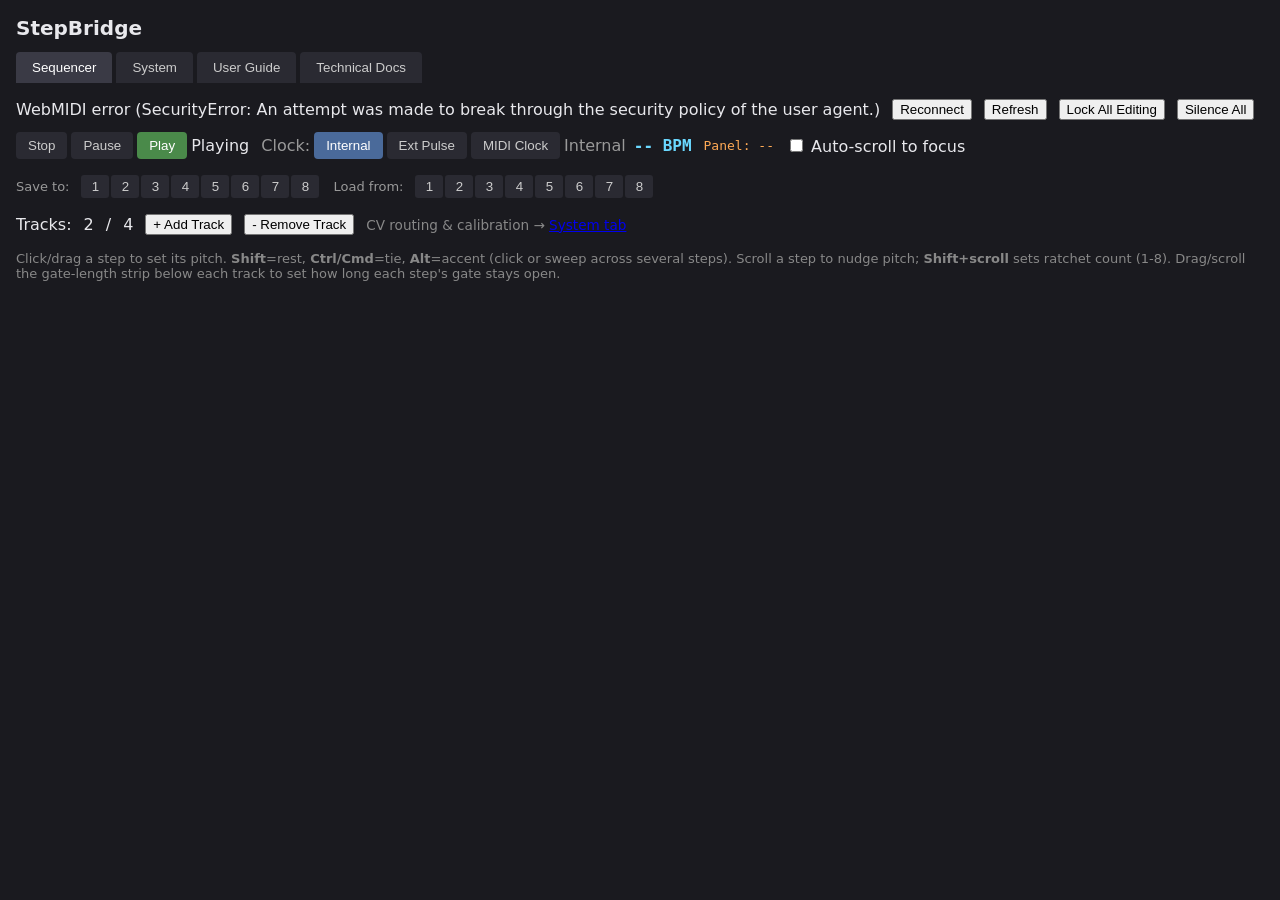
<file: stepbridge_v1/web/index.html>
<!DOCTYPE html>
<html lang="en">
<head>
<meta charset="UTF-8">
<title>StepBridge</title>
<link rel="stylesheet" href="styles.css">
</head>
<body>

<h1>StepBridge</h1>

<div class="tabBar">
  <button class="tabBtn active" data-tab="sequencer" onclick="ShowTab('sequencer')">Sequencer</button>
  <button class="tabBtn" data-tab="system" onclick="ShowTab('system')">System</button>
  <button class="tabBtn" data-tab="userdocs" onclick="ShowTab('userdocs')">User Guide</button>
  <button class="tabBtn" data-tab="techdocs" onclick="ShowTab('techdocs')">Technical Docs</button>
</div>

<!-- ═══════════════════════════════════════════════════════════════════════ -->
<!-- SEQUENCER TAB                                                           -->
<!-- ═══════════════════════════════════════════════════════════════════════ -->
<div id="tab-sequencer" class="tabPane active">

  <div class="toolbar">
    <span id="connectedStatus">Connecting...</span>
    <button onclick="ReacquireMidiAccess()">Reconnect</button>
    <button onclick="RefreshAll()">Refresh</button>
    <button id="globalLockBtn" onclick="ToggleGlobalLock()">Lock All Editing</button>
    <button id="globalMuteBtn" onclick="ToggleGlobalMute()">Silence All</button>
    <span class="transportGroup">
      <button class="transportBtn" onclick="SetTransport(0)">Stop</button>
      <button class="transportBtn" onclick="SetTransport(1)">Pause</button>
      <button class="transportBtn active" onclick="SetTransport(2)">Play</button>
      <span id="transportLabel">Playing</span>
    </span>
    <span class="clockSourceGroup">
      Clock:
      <button class="clockSourceBtn active" onclick="SetClockSource(0)">Internal</button>
      <button class="clockSourceBtn" onclick="SetClockSource(1)">Ext Pulse</button>
      <button class="clockSourceBtn" onclick="SetClockSource(2)">MIDI Clock</button>
      <span id="clockSourceLabel">Internal</span>
      <span id="tempoLabel" class="tempoLabel">-- BPM</span>
    </span>
    <span id="panelStateLabel" class="panelStateLabel">Panel: --</span>
    <label><input type="checkbox" id="autoScrollToFocus"> Auto-scroll to focus</label>
  </div>

  <div class="toolbar patternBankRow">
    Save to: <span id="saveSlots"></span>
    Load from: <span id="loadSlots"></span>
    <span id="patternBankStatus" class="patternBankStatus"></span>
  </div>

  <div class="toolbar">
    Tracks: <span id="numTracksLabel">2</span> / <span id="maxTracksLabel">4</span>
    <button id="addTrackBtn" onclick="AddTrackUI()">+ Add Track</button>
    <button id="removeTrackBtn" onclick="RemoveTrackUI()">- Remove Track</button>
    <span style="font-size:0.85em; color:#888">CV routing &amp; calibration → <a href="#" onclick="ShowTab('system');return false;">System tab</a></span>
  </div>

  <div id="tracksContainer"></div>

  <p class="hint">
    Click/drag a step to set its pitch. <b>Shift</b>=rest, <b>Ctrl/Cmd</b>=tie, <b>Alt</b>=accent (click or sweep across several steps).
    Scroll a step to nudge pitch; <b>Shift+scroll</b> sets ratchet count (1-8). Drag/scroll the gate-length strip below each track to set how long each step's gate stays open.
  </p>

</div>

<!-- ═══════════════════════════════════════════════════════════════════════ -->
<!-- SYSTEM TAB                                                              -->
<!-- ═══════════════════════════════════════════════════════════════════════ -->
<div id="tab-system" class="tabPane">

  <h2>System</h2>

  <h3>CV Routing</h3>
  <p class="hint">Route an external CV (e.g. from an attenuverter) to control track or step selection instead of the Y/X knobs. Calibrate after routing so the full usable voltage range maps to the full track/step range.</p>
  <div class="toolbar">
    Track (Down page Y):
    <select id="cvTrackRoute" onchange="SetCVRouting()">
      <option value="0">Off (Y knob)</option>
      <option value="1">CV1</option>
      <option value="2">CV2</option>
    </select>
    Step (Middle page X):
    <select id="cvStepRoute" onchange="SetCVRouting()">
      <option value="0">Off (X knob)</option>
      <option value="1">CV1</option>
      <option value="2">CV2</option>
    </select>
  </div>

  <h3>CV Calibration</h3>
  <p class="hint">Set your CV to its minimum voltage, click Set Min. Then set it to maximum, click Set Max. Both endpoints must be set before calibration applies.</p>
  <div class="toolbar" id="cvCalRow" style="font-size:0.85em; gap:8px">
    Track:
    <button onclick="CaptureCalPoint(0,0)" title="Set CV to minimum position then click">Set Min</button>
    <button onclick="CaptureCalPoint(0,1)" title="Set CV to maximum position then click">Set Max</button>
    <span id="cvTrackCalLabel">uncalibrated (full range)</span>
    <button onclick="ResetCVCal(0)" title="Reset track CV calibration to full range">Reset</button>
    &nbsp; Step:
    <button onclick="CaptureCalPoint(1,0)" title="Set CV to minimum position then click">Set Min</button>
    <button onclick="CaptureCalPoint(1,1)" title="Set CV to maximum position then click">Set Max</button>
    <span id="cvStepCalLabel">uncalibrated (full range)</span>
    <button onclick="ResetCVCal(1)" title="Reset step CV calibration to full range">Reset</button>
  </div>
  <p class="hint" style="color:#888">CV routing and calibration are now saved to flash automatically — they survive power cycles and reflashes without needing to re-calibrate.</p>

  <h3>Hardware diagnostics</h3>
  <p class="hint">Freeze hardware to silence all knob/CV input while testing from the Web UI. Stream knob values to see raw and filtered ADC readings for all four knobs and both CV inputs at ~10 Hz.</p>
  <div class="toolbar" style="font-size:0.85em; gap:8px; flex-wrap:wrap">
    <button id="freezeBtn" onclick="TogglePanelFreeze()" title="Stop hardware knobs/CV from changing pattern state (still reads and streams values)">Freeze hardware</button>
    <button id="streamBtn" onclick="ToggleKnobStream()" title="Stream raw and filtered ADC values for all knobs and CV inputs at ~10Hz">Stream knob values</button>
  </div>
  <div id="knobDebugRow" style="display:none; font-family:monospace; font-size:0.8em; padding:4px 8px; background:#1a1a1a; color:#8f8; border-bottom:1px solid #333">
    <span id="knobDebugValues">waiting for data…</span>
  </div>

  <h3>Connection diagnostics</h3>
  <div id="connDiag" class="diagBox"></div>
  <div id="debugLog" class="debugLog"></div>

  <h3>
    Diagnostics event log
    <button id="diagLogToggle" onclick="ToggleDiagLog()">Show</button>
  </h3>
  <div id="diagLogPanel" class="diagLogPanel" style="display:none">
    <div class="diagLogToolbar">
      <label><input type="checkbox" class="diagFilter" value="state" checked onchange="RenderDiagLog()"> State</label>
      <label><input type="checkbox" class="diagFilter" value="hardware" checked onchange="RenderDiagLog()"> Hardware</label>
      <label><input type="checkbox" class="diagFilter" value="midi" checked onchange="RenderDiagLog()"> MIDI</label>
      <label><input type="checkbox" class="diagFilter" value="sysex" checked onchange="RenderDiagLog()"> SysEx</label>
      <button onclick="RequestDiagEvents()">Refresh</button>
      <button onclick="ResyncDiagLog()" title="Clears the log and refetches from the oldest still-buffered event - use if the log seems stuck or shows impossible values">Resync</button>
      <button id="diagLogCopyBtn" onclick="CopyDiagLog()" title="Copies the currently-filtered rows as text - takes a snapshot, so it works even though the table keeps repainting">Copy</button>
      <label><input type="checkbox" id="diagAutoSync" checked onchange="ToggleDiagAutoSync()"> Auto-sync</label>
      <span id="diagLogSynced" class="diagLogSynced">never synced</span>
    </div>
    <table id="diagLogTable" class="diagLogTable">
      <thead><tr><th>seq</th><th>time</th><th>type</th><th>detail</th></tr></thead>
      <tbody id="diagLogBody"></tbody>
    </table>
  </div>

</div>

<!-- ═══════════════════════════════════════════════════════════════════════ -->
<!-- USER GUIDE TAB                                                          -->
<!-- ═══════════════════════════════════════════════════════════════════════ -->
<div id="tab-userdocs" class="tabPane">
  <h2>User Guide</h2>
  <p>StepBridge is a CV/Pulse/MIDI step sequencer for the Music Thing Modular Workshop Computer.</p>

  <h3>Panel controls</h3>
  <ul>
    <li><b>Down (Utility)</b>: Main knob = sequence length, Y knob = track select.</li>
    <li><b>Middle (Step Edit)</b>: Main knob = pitch of the scrubbed step (turn fully down for rest), X knob = step scrub, Y knob = gate length of the current step.</li>
    <li><b>Up (Tempo/Bank)</b>: Main knob = tempo (only while using the internal clock), X = slot select, Y = save/load trigger.</li>
  </ul>

  <h3>Clock</h3>
  <p>Patch a clock signal into Pulse In 1 to sync to an external clock; leave it unpatched to use the internal tempo knob. Pulse In 2 resets all tracks to step 1.</p>
  <p><b>Pressing Play arms the sequencer rather than guaranteeing an instant start.</b> With External Pulse or MIDI Clock selected, playback genuinely can't begin until the next real pulse/tick arrives from the external clock — this is standard external-clock behavior, not a bug. You'll see <b>"Armed…"</b> (pulsing) until the first pulse actually arrives.</p>

  <h3>Web UI</h3>
  <p>Click a step in the Sequencer tab to set its pitch, or click near the bottom of a step to make it a rest. Use the transport buttons to stop, pause, or play the sequencer from the browser.</p>
  <p>CV routing and calibration live in the <b>System tab</b> and are now saved to flash — they survive power cycles and reflashes.</p>

  <h3>Track limit: 4 tracks maximum</h3>
  <p>StepBridge is hard-capped at 4 tracks. This is a confirmed hardware constraint of the RP2040 Workshop Computer, found through testing during development:</p>
  <ul>
    <li>The four panel knobs (Main, X, Y, Switch) share a single RP2040 ADC channel through a 2-bit hardware multiplexer, cycling at 48 kHz (12 kHz per knob).</li>
    <li>At 5+ tracks, knob telemetry becomes completely unstable — all four knob readings jitter simultaneously, knobs become unresponsive, and the state persists even after removing tracks. At 4 tracks, everything is rock solid.</li>
    <li>Crucially, <b>CV1 and CV2 also become unresponsive at 5+ tracks</b>, not just the mux-shared panel knobs. This rules out ADC mux crosstalk as the root cause — the failure is systemic, affecting all ADC inputs simultaneously.</li>
    <li>The most likely cause is USB/ADC interrupt contention: the MSG_TRACK_STEPS burst for a new 5th track (~211 bytes) may disrupt the 48 kHz ComputerCard ISR's ADC sampling timing badly enough that the entire ADC subsystem stops producing valid readings. The failure being permanent until power-cycle suggests corrupted ISR/DMA state rather than simple timing jitter.</li>
  </ul>

  <h3>Challenge: can you push past 4 tracks?</h3>
  <p>If you're a developer and want to investigate the 5-track instability, here's what we know:</p>
  <ul>
    <li>The instability appears immediately when the 5th track is added via <code>MSG_ADD_TRACK</code>, before any knob is touched — suggesting it's triggered by the USB burst (MSG_TRACK_STEPS + MSG_NUM_TRACKS) rather than an audio-path timing issue.</li>
    <li>Increasing the MIDI TX buffer from 64 to 512 bytes (<code>CFG_TUD_MIDI_TX_BUFSIZE</code> in <code>tusb_config.h</code>) eliminated the SysEx frame corruption at 5 tracks but did not fix the knob instability.</li>
    <li>The 4-track limit holds even after a power cycle — the instability isn't a transient USB state issue. Removing tracks from 5 back to 4 does not recover stability; a full power cycle is required.</li>
    <li>Potential avenues: rate-limiting or chunking <code>MSG_TRACK_STEPS</code> sends on add (spread the burst over multiple <code>tud_task()</code> iterations), investigating whether TinyUSB's interrupt handler on core0 can preempt the ComputerCard ADC ISR on core1 long enough to corrupt DMA/ADC state, or checking whether the RP2040's ADC DMA channel is sharing an IRQ with the USB stack.</li>
  </ul>
  <p>Contributions welcome — this is an open hardware/firmware project. The source is in the <code>stepbridge/</code> directory of the Workshop Computer repository.</p>
</div>

<!-- ═══════════════════════════════════════════════════════════════════════ -->
<!-- TECHNICAL DOCS TAB                                                      -->
<!-- ═══════════════════════════════════════════════════════════════════════ -->
<div id="tab-techdocs" class="tabPane">
  <h2>Technical Documentation</h2>
  <p>SysEx framing: <code>0xF0, 0x7D, 0x53 (device ID), &lt;command&gt;, ...payload..., 0xF7</code></p>
  <p>See <code>sysex_protocol.h</code> for the authoritative message ID table. Implemented so far:</p>
  <table>
    <tr><th>ID</th><th>Name</th><th>Direction</th></tr>
    <tr><td>0x01</td><td>MSG_FIRMWARE_VERSION</td><td>Firmware → Host</td></tr>
    <tr><td>0x02</td><td>MSG_TRACK_STEPS</td><td>Firmware → Host (3 bytes/step: note, gateLenPct, flags - bit0=tied, bit1=accent, bits2-4=ratchetCount-1). Both pull-response AND send-on-change, so panel-driven edits appear live without a manual Refresh.</td></tr>
    <tr><td>0x05</td><td>MSG_PLAYHEAD</td><td>Firmware → Host (send-on-change)</td></tr>
    <tr><td>0x07</td><td>MSG_NUM_TRACKS</td><td>Firmware → Host</td></tr>
    <tr><td>0x08</td><td>MSG_TEMPO</td><td>Firmware → Host (send-on-change; bpmHi/bpmLo 7-bit split, measured from real step-advance timing)</td></tr>
    <tr><td>0x09</td><td>MSG_CLOCK_SOURCE</td><td>Firmware → Host (send-on-change)</td></tr>
    <tr><td>0x0A</td><td>MSG_TRANSPORT_STATE</td><td>Firmware → Host (send-on-change)</td></tr>
    <tr><td>0x0C</td><td>MSG_ARMED</td><td>Firmware → Host (send-on-change; true from Play until the first real pulse/tick arrives, ExternalPulse/MidiClock only)</td></tr>
    <tr><td>0x06</td><td>MSG_PANEL_STATE</td><td>Firmware → Host (page, selectedTrack, scrubStep) - push-only; shows live panel focus in the Web UI</td></tr>
    <tr><td>0x0B</td><td>MSG_TRACK_LIVE_STATE</td><td>Firmware → Host (track, shiftWire, muted, solo, key, scale, midiChannel, midiEnabled - send-on-change AND in response to a request)</td></tr>
    <tr><td>0x0D</td><td>MSG_GLOBAL_MUTE</td><td>Firmware → Host (muted 0/1 - master override)</td></tr>
    <tr><td>0x04</td><td>MSG_SLOT_BITMAP</td><td>Firmware → Host (bitmapLow7, bitmapBit7, activeSlot 0-7 or 8=none)</td></tr>
    <tr><td>0x0E</td><td>MSG_CV_ROUTING_STATE</td><td>Firmware → Host (trackRoute, stepRoute, trackCalMin_lo/hi, trackCalMax_lo/hi, stepCalMin_lo/hi, stepCalMax_lo/hi)</td></tr>
    <tr><td>0x0F</td><td>MSG_CV_READING</td><td>Firmware → Host (rawCV0_lo/hi, rawCV1_lo/hi) - response to MSG_REQUEST_CV_READING for calibration capture</td></tr>
    <tr><td>0x10</td><td>MSG_DIAG_EVENT_BATCH</td><td>Firmware → Host - response to MSG_REQUEST_DIAG_EVENTS</td></tr>
    <tr><td>0x11</td><td>MSG_KNOB_READINGS</td><td>Firmware → Host (rawY, filtY, rawX, filtX, rawCV0, filtCV0, rawCV1, filtCV1 - 8 values × 2 7-bit bytes) - streaming at ~10 Hz when enabled via MSG_SET_KNOB_STREAM</td></tr>
    <tr><td>0x40</td><td>MSG_ACK</td><td>Firmware → Host</td></tr>
    <tr><td>0x41</td><td>MSG_NACK</td><td>Firmware → Host</td></tr>
    <tr><td>0x50</td><td>MSG_INTERFACE_VERSION</td><td>Host → Firmware</td></tr>
    <tr><td>0x51</td><td>MSG_REQUEST_TRACK_STEPS</td><td>Host → Firmware</td></tr>
    <tr><td>0x53</td><td>MSG_REQUEST_SLOT_BITMAP</td><td>Host → Firmware</td></tr>
    <tr><td>0x54</td><td>MSG_REQUEST_DIAG_EVENTS</td><td>Host → Firmware (sinceSeq[5x7bit])</td></tr>
    <tr><td>0x55</td><td>MSG_REQUEST_NUM_TRACKS</td><td>Host → Firmware</td></tr>
    <tr><td>0x56</td><td>MSG_REQUEST_TEMPO</td><td>Host → Firmware</td></tr>
    <tr><td>0x57</td><td>MSG_REQUEST_CLOCK_SOURCE</td><td>Host → Firmware</td></tr>
    <tr><td>0x58</td><td>MSG_REQUEST_TRACK_LIVE_STATE</td><td>Host → Firmware (track)</td></tr>
    <tr><td>0x59</td><td>MSG_REQUEST_GLOBAL_MUTE</td><td>Host → Firmware</td></tr>
    <tr><td>0x5B</td><td>MSG_REQUEST_CV_ROUTING</td><td>Host → Firmware</td></tr>
    <tr><td>0x5C</td><td>MSG_REQUEST_CV_READING</td><td>Host → Firmware - triggers a raw ADC snapshot for calibration</td></tr>
    <tr><td>0x5D</td><td>MSG_SET_PANEL_FREEZE</td><td>Host → Firmware (frozen 0/1) - silences hardware controls without disconnecting</td></tr>
    <tr><td>0x5E</td><td>MSG_SET_KNOB_STREAM</td><td>Host → Firmware (enabled 0/1) - enables/disables MSG_KNOB_READINGS stream</td></tr>
    <tr><td>0x60</td><td>MSG_SET_STEP</td><td>Host → Firmware</td></tr>
    <tr><td>0x61</td><td>MSG_SET_STEP_GATE</td><td>Host → Firmware (gateLenPct 1-100)</td></tr>
    <tr><td>0x62</td><td>MSG_SET_STEP_TIE</td><td>Host → Firmware (clears ratchet to 1 if set)</td></tr>
    <tr><td>0x63</td><td>MSG_SET_LENGTH</td><td>Host → Firmware (1-64, triggers replicate-last-step growth rule)</td></tr>
    <tr><td>0x64</td><td>MSG_SET_TIMESIG</td><td>Host → Firmware (timeSigNum 1-32, also sets mode=Regular)</td></tr>
    <tr><td>0x65</td><td>MSG_SET_MIDI_CHANNEL</td><td>Host → Firmware (track, channel 1-16)</td></tr>
    <tr><td>0x66</td><td>MSG_SET_MIDI_ENABLED</td><td>Host → Firmware (track, enabled 0/1)</td></tr>
    <tr><td>0x67</td><td>MSG_ADD_TRACK</td><td>Host → Firmware (none) - NACKs if at MAX_PLAYABLE_TRACKS (4); replies MSG_NUM_TRACKS</td></tr>
    <tr><td>0x68</td><td>MSG_REMOVE_TRACK</td><td>Host → Firmware (none) - NACKs if at NUM_CV_TRACKS (2); replies MSG_NUM_TRACKS</td></tr>
    <tr><td>0x69</td><td>MSG_SAVE_SLOT</td><td>Host → Firmware (slot 0-7) - saves the first FlashStore::NUM_SAVE_TRACKS (2) tracks plus device-wide CV routing/cal; replies MSG_SLOT_BITMAP</td></tr>
    <tr><td>0x6A</td><td>MSG_LOAD_SLOT</td><td>Host → Firmware (slot 0-7) - loads into those tracks; NACK if slot empty; replies MSG_SLOT_BITMAP</td></tr>
    <tr><td>0x6C</td><td>MSG_SET_STEP_ACCENT</td><td>Host → Firmware</td></tr>
    <tr><td>0x6D</td><td>MSG_SET_STEP_RATCHET</td><td>Host → Firmware (1-8, clears tie if set)</td></tr>
    <tr><td>0x6E</td><td>MSG_SNAP_TO_SCALE</td><td>Host → Firmware (key 0-11, scale 0-3 - destructive, one-shot)</td></tr>
    <tr><td>0x6F</td><td>MSG_PREVIEW_NOTE</td><td>Host → Firmware (track, note) - fire-and-forget audition</td></tr>
    <tr><td>0x70</td><td>MSG_SET_TIMESIG_IRREGULAR</td><td>Host → Firmware (groupCount 1-8, groups[] 1-32 each)</td></tr>
    <tr><td>0x71</td><td>MSG_RANDOMIZE</td><td>Host → Firmware (track) - generates a new melodic pattern</td></tr>
    <tr><td>0x72</td><td>MSG_UNDO_RANDOMIZE</td><td>Host → Firmware (track)</td></tr>
    <tr><td>0x74</td><td>MSG_SET_CLOCK_SOURCE</td><td>Host → Firmware (0=Internal, 1=ExternalPulse, 2=MidiClock)</td></tr>
    <tr><td>0x75</td><td>MSG_SET_TRANSPORT</td><td>Host → Firmware</td></tr>
    <tr><td>0x76</td><td>MSG_SET_TRACK_SHIFT</td><td>Host → Firmware (wire = shift+64, shift -24..+24)</td></tr>
    <tr><td>0x77</td><td>MSG_SET_TRACK_MUTE</td><td>Host → Firmware (track, muted 0/1)</td></tr>
    <tr><td>0x78</td><td>MSG_SET_TRACK_SOLO</td><td>Host → Firmware (track, solo 0/1)</td></tr>
    <tr><td>0x79</td><td>MSG_TRANSPOSE_NOTES</td><td>Host → Firmware (wire = semitones+64 - destructive, one-shot)</td></tr>
    <tr><td>0x7A</td><td>MSG_SET_GLOBAL_MUTE</td><td>Host → Firmware (muted 0/1)</td></tr>
    <tr><td>0x7B</td><td>MSG_SET_DRAW_SCALE</td><td>Host → Firmware (track, key 0-11, scale 0-3)</td></tr>
    <tr><td>0x7C</td><td>MSG_SET_CV_ROUTING</td><td>Host → Firmware (trackRoute 0-2, stepRoute 0-2) - auto-saved to flash</td></tr>
    <tr><td>0x7D</td><td>MSG_SET_CV_ROUTING_CAL</td><td>Host → Firmware (which 0-1, calMin_lo/hi, calMax_lo/hi) - auto-saved to flash</td></tr>
  </table>
  <p>Pull model: every request gets either a data response or an explicit NACK; a request with no reply within 750ms is logged as a timeout. <code>MSG_PLAYHEAD</code> is the only unprompted broadcast.</p>
  <p><em>Note: every SysEx data byte, including the command byte, must be 0-127. Host→Firmware IDs were originally specced at 0x60-0x89 and renumbered to 0x50-0x79 after this was caught during milestone-3 hardware testing (0x85 is 133, an illegal MIDI status byte value).</em></p>
  <p><em>MIDI Clock: firmware honors incoming realtime Start(0xFA)/Continue(0xFB)/Stop(0xFC) as transport commands and 0xF8 (24 PPQN) for step timing, but only once MIDI Clock is the explicitly selected source.</em></p>
  <p><em>CV routing and calibration are persisted to flash automatically (no slot save needed). The FlashStore magic number was bumped to 0x42535054 when these fields were added — old saves were invalidated.</em></p>
</div>

<script src="app.js"></script>
</body>
</html>
</file>
<file: stepbridge_v1/web/styles.css>
body {
  font-family: system-ui, sans-serif;
  background: #1a1a1f;
  color: #e8e8ec;
  margin: 0;
  padding: 16px;
}

h1 { margin: 0 0 12px; font-size: 20px; }

.tabBar { display: flex; gap: 4px; margin-bottom: 16px; }
.tabBtn {
  background: #2a2a32;
  color: #ccc;
  border: none;
  padding: 8px 16px;
  cursor: pointer;
  border-radius: 4px 4px 0 0;
}
.tabBtn.active { background: #3a3a45; color: #fff; }

.tabPane { display: none; }
.tabPane.active { display: block; }

.toolbar {
  display: flex;
  align-items: center;
  gap: 12px;
  margin-bottom: 16px;
  flex-wrap: wrap;
}

.transportGroup { display: flex; align-items: center; gap: 4px; }
.transportBtn {
  background: #2a2a32;
  color: #ccc;
  border: none;
  padding: 6px 12px;
  cursor: pointer;
  border-radius: 4px;
}
.transportBtn.active { background: #4a8a4a; color: #fff; }

#transportLabel.armed {
  color: #e0b84a;
  animation: armedPulse 1s ease-in-out infinite;
}
@keyframes armedPulse {
  0%, 100% { opacity: 1; }
  50% { opacity: 0.4; }
}

.clockSourceGroup { display: flex; align-items: center; gap: 4px; color: #999; }
.clockSourceBtn {
  background: #2a2a32;
  color: #ccc;
  border: none;
  padding: 6px 12px;
  cursor: pointer;
  border-radius: 4px;
}
.clockSourceBtn.active { background: #4a6a9a; color: #fff; }

.tempoLabel {
  font-family: monospace;
  font-size: 16px;
  font-weight: bold;
  color: #6ad8ff;
  margin-left: 4px;
}

.panelStateLabel {
  font-family: monospace;
  font-size: 13px;
  color: #ffaa55;
}

.track {
  margin-bottom: 20px;
  padding: 6px;
  border-radius: 6px;
  border: 3px solid transparent; /* reserves space so the focus border below doesn't shift layout when it appears */
  transition: border-color 0.15s, box-shadow 0.15s, opacity 0.3s, transform 0.3s;
  opacity: 1;
  transform: translateY(0);
}

/* Add/remove animation (plan 4.9) - a brief fade/slide rather than an
   instant pop-in/out when a track is added or removed (milestone 13). */
.track.trackEnter, .track.trackExit {
  opacity: 0;
  transform: translateY(-10px);
}

.trackBadge {
  font-size: 11px;
  font-weight: normal;
  padding: 2px 6px;
  border-radius: 3px;
  margin-left: 4px;
  vertical-align: middle;
}
.trackBadge.cvBadge { background: #2a5a4a; color: #9adfc0; }
.trackBadge.midiBadge { background: #4a3a6a; color: #c0a0ff; }

/* Large, high-contrast indicator for which track the physical panel is
   currently editing - meant to be visible at a glance/from a distance
   (e.g. standing at a synth across the room), not just up close on the
   one scrubbed step (.step.panelFocus, which stays for that finer detail). */
.track.panelFocusTrack {
  border-color: #ffaa55;
  box-shadow: 0 0 20px 4px rgba(255, 170, 85, 0.5);
}
.track h3 { margin: 0 0 6px; font-size: 14px; color: #aaa; }

.timeSigControls { display: flex; align-items: center; gap: 8px; font-size: 12px; color: #999; margin-bottom: 6px; }
.timeSigModeBtn {
  background: #2a2a32;
  color: #ccc;
  border: none;
  padding: 3px 8px;
  font-size: 11px;
  cursor: pointer;
  border-radius: 3px;
}
.timeSigModeBtn.active { background: #4a6a9a; color: #fff; }
.timeSigControls input { background: #14141a; color: #ddd; border: 1px solid #444; border-radius: 3px; padding: 2px 4px; }

.scaleControls {
  display: flex;
  flex-wrap: wrap;
  align-items: center;
  gap: 14px;
  font-size: 12px;
  color: #999;
  margin-bottom: 8px;
}
.scaleControls select, .scaleControls input {
  background: #14141a;
  color: #ddd;
  border: 1px solid #444;
  border-radius: 3px;
  padding: 2px 4px;
}
.scaleControls button {
  background: #2a2a32;
  color: #ccc;
  border: none;
  padding: 3px 8px;
  font-size: 11px;
  cursor: pointer;
  border-radius: 3px;
}
.scaleControls button:hover { background: #3a3a45; }

.randomizeUndo { color: #ffaa55; font-size: 12px; margin-left: 4px; }
.randomizeUndo a { color: #6ad8ff; text-decoration: underline; cursor: pointer; }

.patternBankRow { font-size: 13px; color: #999; }
.slot {
  width: 28px;
  background: #2a2a32;
  color: #ccc;
  border: none;
  padding: 4px 0;
  margin-right: 2px;
  cursor: pointer;
  border-radius: 3px;
}
.slot.used { background: #2a5a3a; color: #fff; }
.slot.active { outline: 2px solid #6ad8ff; box-shadow: 0 0 4px #6ad8ff; }
.patternBankStatus { color: #ffaa55; margin-left: 8px; }

.diagLogPanel { margin-bottom: 12px; }
.diagLogToolbar { display: flex; align-items: center; gap: 10px; font-size: 12px; color: #999; margin-bottom: 6px; }
.diagLogSynced { color: #6ad8ff; margin-left: auto; }
.diagLogTable { width: 100%; max-height: 240px; display: block; overflow-y: auto; font-size: 11px; font-family: monospace; }
.diagLogTable thead { color: #999; }
.diagLogTable td, .diagLogTable th { border: 1px solid #333; padding: 2px 6px; text-align: left; }
.diagLogTable tr.diag-sysexrejected td { color: #ff8080; }
.diagLogTable tr.diag-flashsaveload td { color: #ffaa55; }

.ribbon {
  display: flex;
  gap: 2px;
  height: 80px;
  background: #14141a;
  padding: 4px;
  border-radius: 4px;
  position: relative; /* anchors .playheadIndicator */
}

/* A thin traveling line, not a box outlining the whole cell - the earlier
   bordered-box version visually competed with the per-step gate/accent
   glow, reading as two confusing effects rather than one clear playhead. */
.playheadIndicator {
  position: absolute;
  top: -3px;
  bottom: -3px;
  width: 3px;
  margin-left: -1.5px; /* centers the line on the `left` position set in JS */
  background: #6ad;
  box-shadow: 0 0 8px 2px #6ad;
  border-radius: 2px;
  pointer-events: none;
  z-index: 2;
  transition: left 0.08s linear;
}

.step {
  flex: 1;
  position: relative;
  background: #252530;
  border-radius: 2px;
  cursor: pointer;
  display: flex;
  align-items: flex-end;
}

.step.editFlash { animation: editFlashPulse 0.3s ease-out; }
@keyframes editFlashPulse {
  0% { background: #4a8adf; }
  100% { background: #252530; }
}

.step.gateFlash .pitchBar { animation: gateFlashFill var(--gateFlashDuration, 0.2s) ease-out; }
@keyframes gateFlashFill {
  0% { filter: brightness(2.2); }
  100% { filter: brightness(1); }
}

.step.accentFlash .pitchBar { animation: accentFlashGlow var(--gateFlashDuration, 0.2s) ease-out; }
@keyframes accentFlashGlow {
  0% { box-shadow: 0 0 16px 6px #fff6c0; filter: brightness(2.2); }
  100% { box-shadow: 0 0 6px 2px #ffe070; filter: brightness(1); }
}
.step.rest { background: #1c1c22; }
.step.barEnd { margin-right: 6px; border-right: 1px solid #444; }

.pitchBar {
  width: 100%;
  background: #6a8adf;
  border-radius: 0 0 2px 2px;
}

/* Matches REST_BAND (18%) in app.js - keep these in sync. */
.restZone {
  position: absolute;
  left: 0;
  right: 0;
  bottom: 0;
  height: 18%;
  background: #553333;
  border-radius: 0 0 2px 2px;
  border-top: 1px dashed #885555;
}
.step.rest .restZone { background: #884444; }

/* Tie: a distinct visual channel (left border) so it doesn't collide with
   the pitch bar or rest zone on a small cell (plan 4.2/EvoSeq precedent). */
.step.tied { border-left: 3px solid #c060ff; }

/* Shows which step is currently scrubbed on the physical panel (Middle/
   Step-Edit page) - a dashed outline, deliberately distinct from the
   playhead (a thin solid traveling line) and the gate/accent glow, so the
   three effects don't read as the same thing. */
.step.panelFocus { outline: 2px dashed #ffaa55; outline-offset: 1px; }

/* Accent: brighter glow on the pitch bar itself, not a separate element -
   visible at a glance without adding more clutter to the cell. */
.step.accent .pitchBar { box-shadow: 0 0 6px 2px #ffe070; }

.noteLabel {
  position: absolute;
  top: 2px;
  left: 0;
  right: 0;
  text-align: center;
  font-size: 9px;
  font-family: monospace;
  color: #fff;
  text-shadow: 0 0 3px #000, 0 0 3px #000;
  z-index: 1;
  pointer-events: none;
}

.ratchetBadge {
  position: absolute;
  top: 2px;
  right: 3px;
  font-size: 9px;
  font-family: monospace;
  color: #ffaa55;
  z-index: 1;
}

.gateLabel { font-size: 11px; color: #777; margin: 4px 0 2px; }
.gateRibbon {
  display: flex;
  gap: 2px;
  height: 22px;
  background: #14141a;
  padding: 4px;
  border-radius: 4px;
  cursor: pointer;
}
.gateStep {
  flex: 1;
  position: relative;
  background: #252530;
  border-radius: 2px;
  display: flex;
  align-items: flex-end;
}
.gateStep.barEnd { margin-right: 6px; border-right: 1px solid #444; }
.gateFill {
  width: 100%;
  background: #5a9a6a;
  border-radius: 0 0 2px 2px;
}

.lockBtn {
  background: #2a2a32;
  color: #999;
  border: none;
  padding: 2px 8px;
  font-size: 11px;
  cursor: pointer;
  border-radius: 3px;
  margin-left: 6px;
}
.lockBtn.active { background: #9a6a2a; color: #fff; }
#globalLockBtn.active { background: #9a6a2a; color: #fff; }
#globalMuteBtn.active { background: #9a3a3a; color: #fff; }

.muteBtn, .soloBtn {
  background: #2a2a32;
  color: #999;
  border: none;
  padding: 2px 8px;
  font-size: 11px;
  cursor: pointer;
  border-radius: 3px;
  margin-left: 6px;
}
.muteBtn.active { background: #9a3a3a; color: #fff; }
.soloBtn.active { background: #c0a030; color: #1a1a1f; }

/* Dimming logic is "is this track currently audible" (muted, OR some
   OTHER track is soloed and this one isn't) - not literally "is muted
   true" - so solo and mute share one visual treatment (plan 4.10). */
.track.dimmed .ribbon, .track.dimmed .gateRibbon { opacity: 0.35; }

.hint { color: #888; font-size: 13px; }

.diagBox {
  background: #14141a;
  padding: 10px;
  border-radius: 4px;
  font-family: monospace;
  font-size: 12px;
  margin-bottom: 10px;
}

.debugLog {
  background: #14141a;
  padding: 8px;
  border-radius: 4px;
  font-family: monospace;
  font-size: 11px;
  height: 140px;
  overflow-y: auto;
  color: #8a8;
}

table { border-collapse: collapse; margin-top: 8px; }
th, td { border: 1px solid #444; padding: 4px 10px; text-align: left; font-size: 13px; }
</file>
